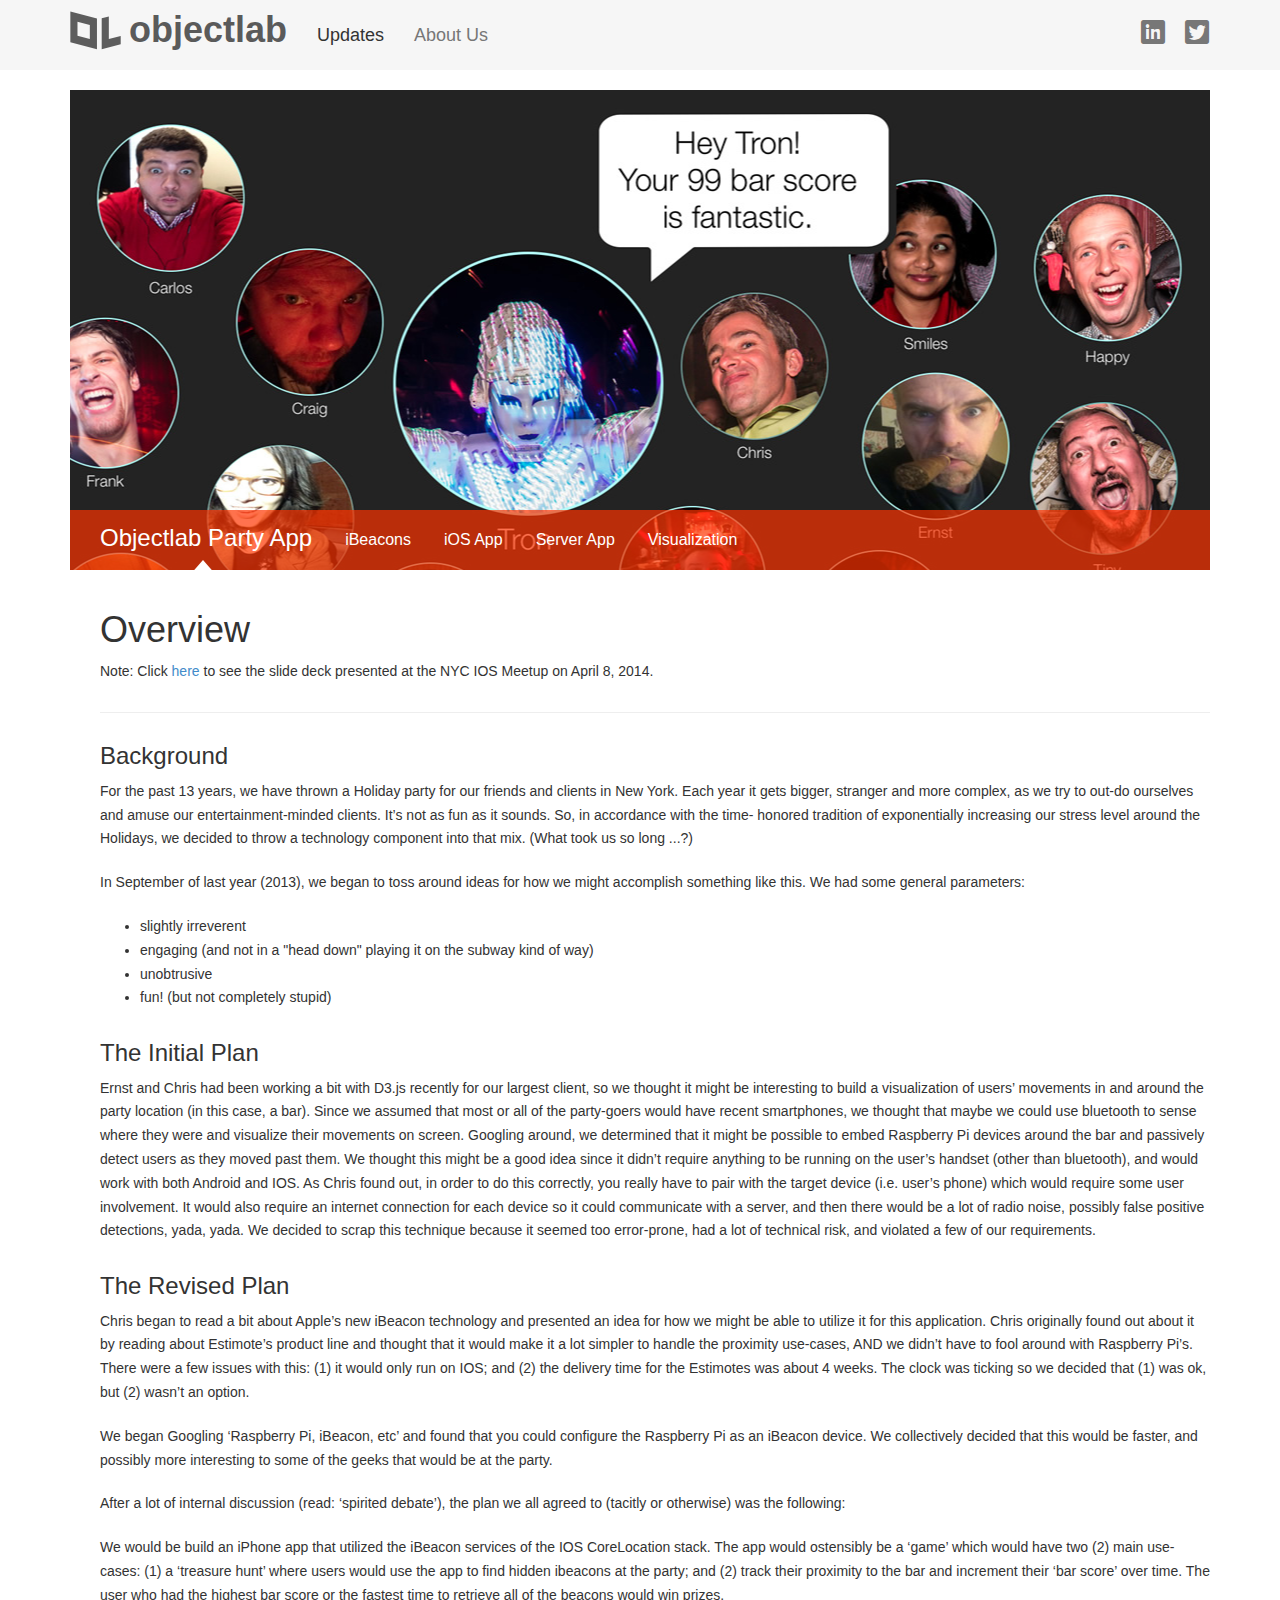
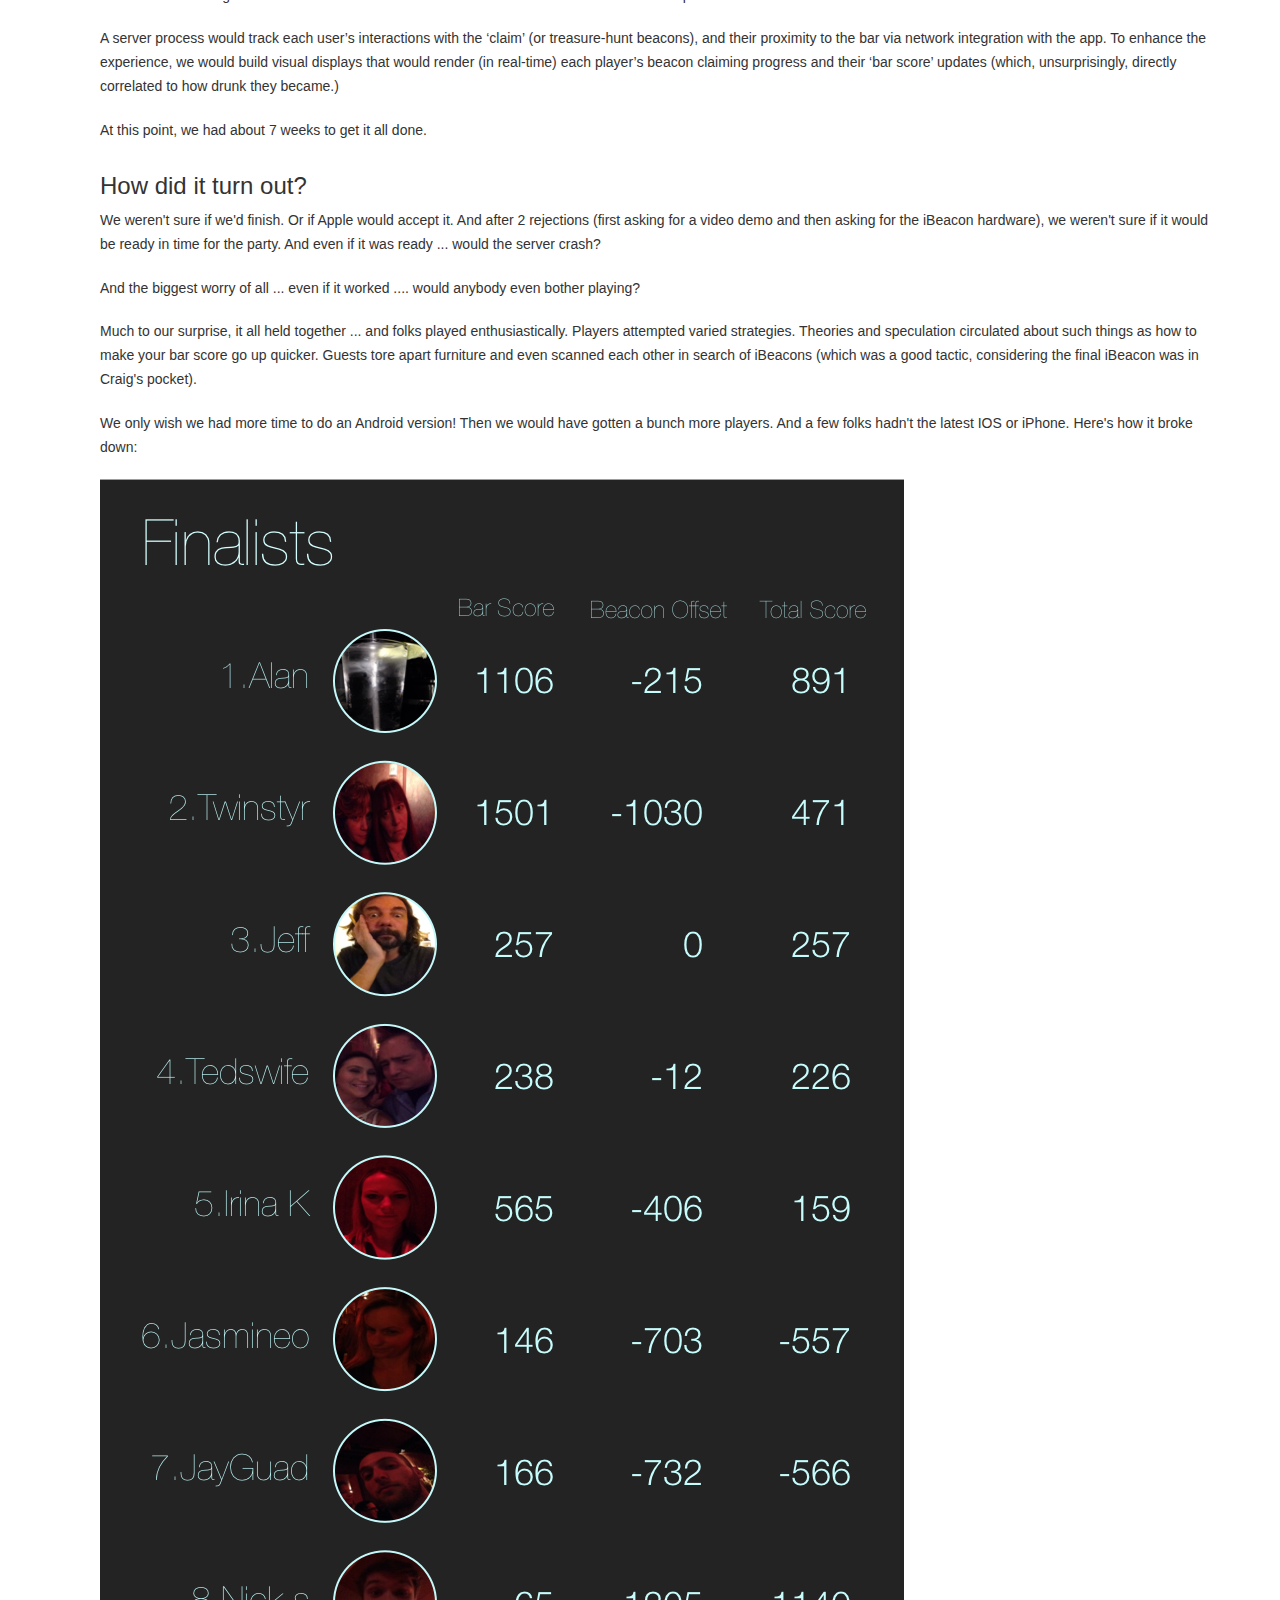
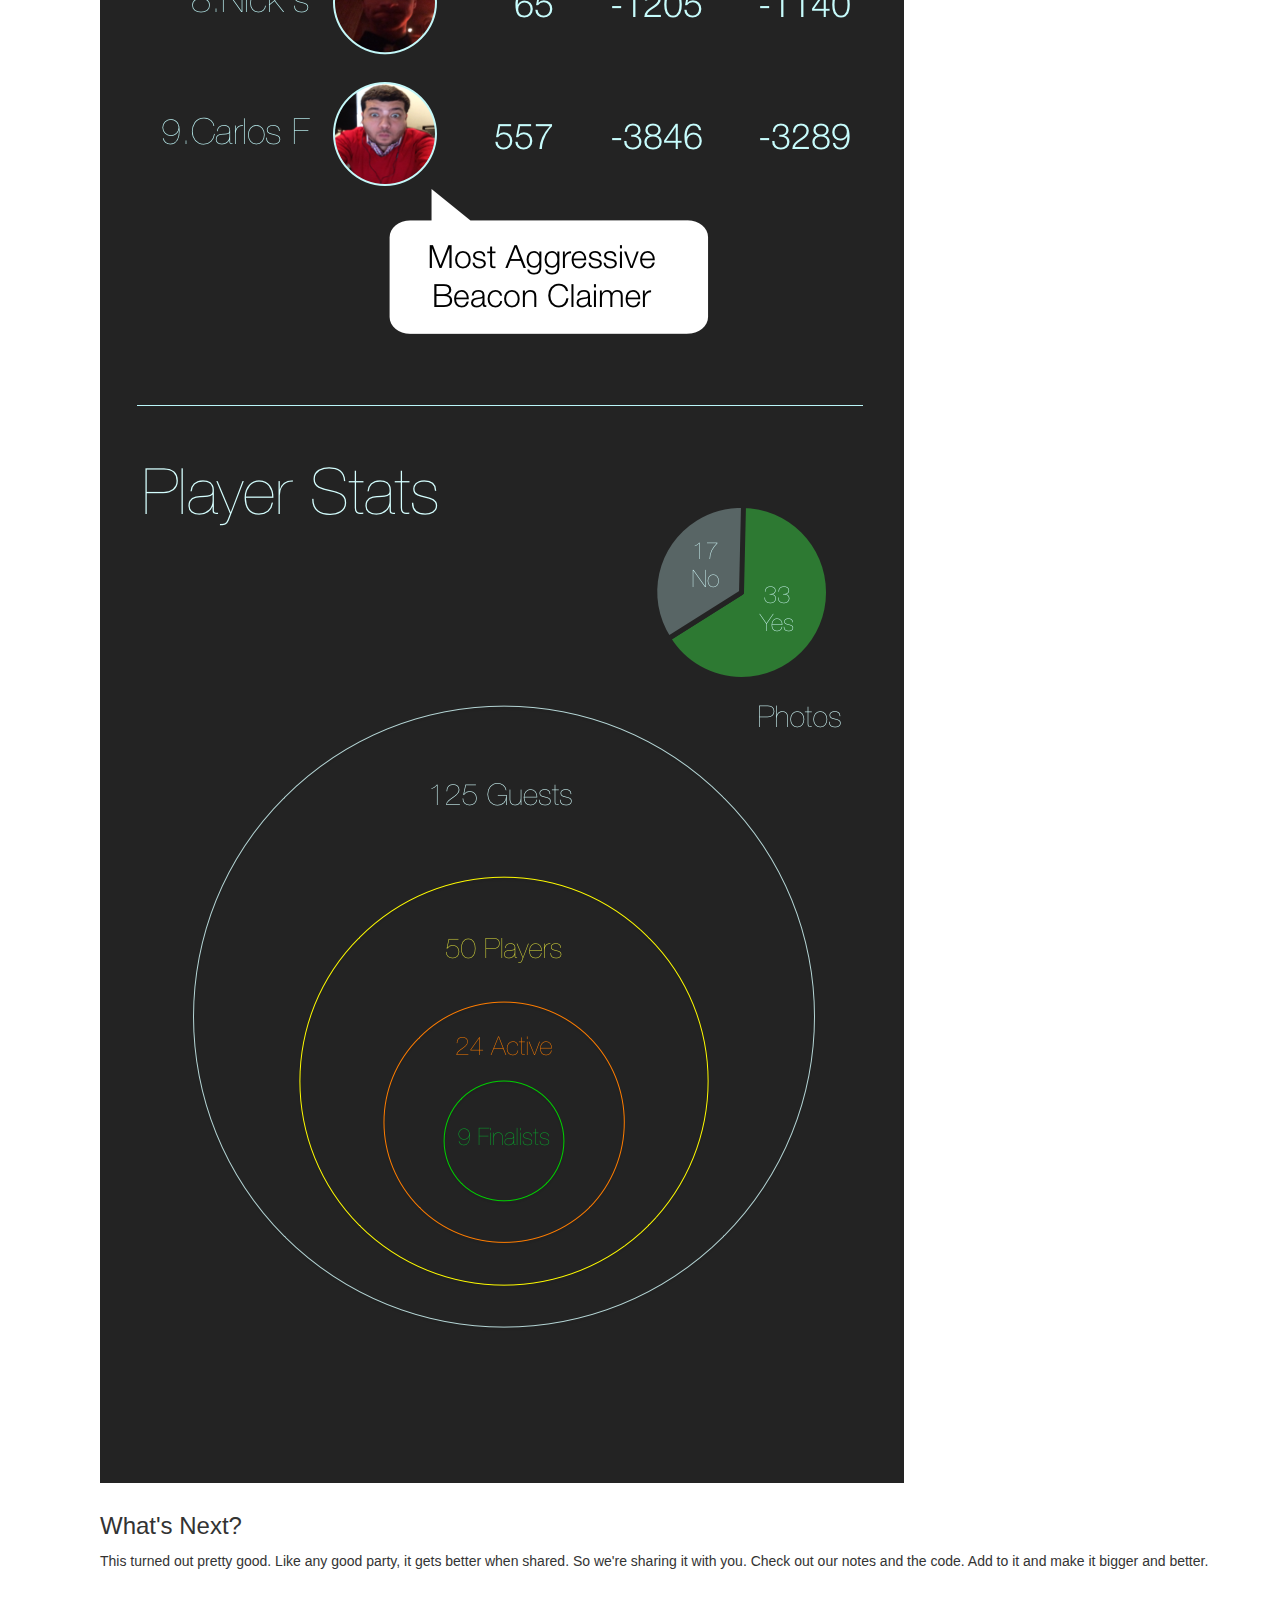
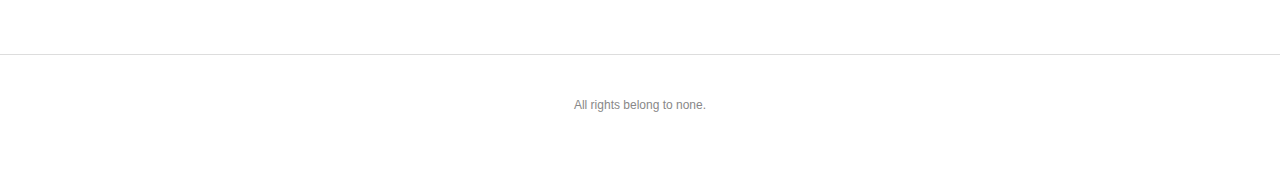
<file: index.htm>
<!DOCTYPE html>
<html lang="en">
	<head>
		<meta charset="utf-8">
		<meta http-equiv="X-UA-Compatible" content="IE=edge">
		<meta name="viewport" content="width=device-width, initial-scale=1">
		<meta name="description" content="">
		<meta name="author" content="">
		<link rel="shortcut icon" href="/ico/favicon.ico">

		<title>Objectlab LLC</title>

		<!-- Bootstrap core CSS -->
		<link href="/bootstrap/css/bootstrap.min.css" rel="stylesheet">

		<!-- Custom styles for this template -->
		<link href="/css/objectlab.css" rel="stylesheet">
		
		<!-- Social Glyphicons -->
		<link href="/css/social.css" rel="stylesheet">

		<!-- HTML5 shim and Respond.js IE8 support of HTML5 elements and media queries -->
		<!--[if lt IE 9]>
		<script src="https://oss.maxcdn.com/libs/html5shiv/3.7.0/html5shiv.js"></script>
		<script src="https://oss.maxcdn.com/libs/respond.js/1.4.2/respond.min.js"></script>
		<![endif]-->
	</head>

	<body>
		
		
		<div class="navbar navbar-ol navbar-fixed-top" role="navigation">
			<div class="container">
				<div class="navbar-header">
					<button type="button" class="navbar-toggle" data-toggle="collapse" data-target=".navbar-collapse">
						<span class="sr-only">Toggle navigation</span>
						<span class="icon-bar"></span>
						<span class="icon-bar"></span>
						<span class="icon-bar"></span>
					</button>
					<a class="navbar-brand" href="/">objectlab</a>
					
				</div>
				
				<div class="collapse navbar-collapse">
					<ul class="nav navbar-nav">
						<li class="active">
							<a href="/">Updates</a>
						</li>
						<li>
							<a href="/about/">About Us</a>
						</li>
						<!--
						<li>
							<a href="/partners/">Partners</a>
						</li>
						<li>
							<a href="/contact/">Contact</a>
						</li>
						-->
					</ul>
					<div class="nav navbar-nav navbar-right social-links">
						<a href="http://www.linkedin.com/company/objectlab" class="social linked_in" ></a>
						<a href="http://twitter.com/objectlabtwits" class="social twitter" ></a>
					</div>
				</div><!--/.nav-collapse -->
				
			</div>
		</div>

		
		<!-- CONTENT -->
		
		<div class="container">
			
			<div class="banner banner-overview" >
				
				<div class="sub-nav" role="navigation">
					<ul class="nav navbar-nav">
						<li class="title active">
							<div class="visible-xs vert-active-ind" >&nbsp;</div>
							<a href="/" >Objectlab Party App</a>
							<div class="hidden-xs active-ind" > </div>
						</li>
						<li >
							<a href="/updates/partyapp/ibeacons.html">iBeacons</a>
						</li>
						<li>
							<a href="/updates/partyapp/iosapp.html">iOS App</a>
						</li>
						<li>
							<a href="/updates/partyapp/server.html">Server App</a>
						</li>
						<li>
							<a href="/updates/partyapp/visualization.html">Visualization</a>
						</li>
					</ul>
					
				</div>
				
			</div><!-- /.banner -->
			
			
			<div class="container page-content">

				<div class="page-header">
					<h1>
						Overview
					</h1>
					
					<p >
						Note: Click <a href="Objectlab-HolidayPartyApp-Presentation.pdf">here</a> to see the slide deck 
						presented at the NYC IOS Meetup on April 8, 2014.
					</p>
					
				</div>
				
				<h3>
					Background
				</h3>
				
				<p >
					For the past 13 years, we have thrown a Holiday party for our friends and clients in New York. 
					Each year it gets bigger, stranger and more complex, as we try to out-do ourselves and amuse our 
					entertainment-minded clients. It’s not as fun as it sounds. So, in accordance with the time-
					honored tradition of exponentially increasing our stress level around the Holidays, we decided to throw a technology 
					component into that mix. (What took us so long ...?)
				</p>
				
				<p>
					In September of last year (2013), we began to toss around ideas for how we might accomplish something like this. We
					had some general parameters:
				</p>
				
				<ul>
					<li>
						slightly irreverent
					</li>
					<li>
						engaging (and not in a "head down" playing it on the subway kind of way)
					</li>
					<li>
						unobtrusive
					</li>
					<li>
						fun! (but not completely stupid)
					</li>
				</ul>
				
				<h3>
					The Initial Plan
				</h3>
				
				<p>
					Ernst and Chris had been working a bit with D3.js recently for our largest client, so we thought it might be interesting to
					build a visualization of users’ movements in and around the party location (in this case, a bar). Since we assumed that				
					most or all of the party-goers would have recent smartphones, we thought that maybe we could use bluetooth to sense				
					where they were and visualize their movements on screen. Googling around, we determined that it might be possible to				
					embed Raspberry Pi devices around the bar and passively detect users as they moved past them. We thought this 				
					might be a good idea since it didn’t require anything to be running on the user’s handset (other than bluetooth), and 				
					would work with both Android and IOS. As Chris found out, in order to do this correctly, you really have to pair with the 				
					target device (i.e. user’s phone) which would require some user involvement. It would also require an internet connection 				
					for each device so it could communicate with a server, and then there would be a lot of radio noise, possibly false 				
					positive detections, yada, yada. We decided to scrap this technique because it seemed too error-prone, had a lot of 				
					technical risk, and violated a few of our requirements.
				</p>
				
				<h3>
					The Revised Plan
				</h3>
				
				<p>
					Chris began to read a bit about Apple’s new iBeacon technology and presented an idea for how we might be able to
					utilize it for this application. Chris originally found out about it by reading about Estimote’s product line and thought that it
					would make it a lot simpler to handle the proximity use-cases, AND we didn’t have to fool around with Raspberry Pi’s. 
					There were a few issues with this: (1) it would only run on IOS; and (2) the delivery time for the Estimotes was about 4 
					weeks. The clock was ticking so we decided that (1) was ok, but (2) wasn’t an option.
				</p>
				
				<p>
					We began Googling ‘Raspberry Pi, iBeacon, etc’ and found that you could conﬁgure the Raspberry Pi as an iBeacon
					device. We collectively decided that this would be faster, and possibly more interesting to some of the geeks that would
					be at the party.
				</p>
				
				<p>
					After a lot of internal discussion (read: ‘spirited debate’), the plan we all agreed to (tacitly or otherwise) was the following:
				</p>
				
				<p>
					We would be build an iPhone app that utilized the iBeacon services of the IOS CoreLocation stack. The app would
					ostensibly be a ‘game’ which would have two (2) main use-cases: (1) a ‘treasure hunt’ where users would use the app to 
					ﬁnd hidden ibeacons at the party; and (2) track their proximity to the bar and increment their ‘bar score’ over time. The 
					user who had the highest bar score or the fastest time to retrieve all of the beacons would win prizes.
				</p>
				
				<p>
					A server process would track each user’s interactions with the ‘claim’ (or treasure-hunt beacons), and their proximity to
					the bar via network integration with the app. To enhance the experience, we would build visual displays that would 
					render (in real-time) each player’s beacon claiming progress and their ‘bar score’ updates (which, unsurprisingly, directly 
					correlated to how drunk they became.)
				</p>
				
				<p>
					At this point, we had about 7 weeks to get it all done.
				</p>

				<h3>
					How did it turn out?
				</h3>

				<p>
					We weren't sure if we'd finish. Or if Apple would accept it. And after 2 rejections (first asking for a video demo and then asking for the
					iBeacon hardware), we weren't sure if it would be ready in time for the party. And even if it was ready ... would the server crash?
				</p>

				<p>
					And the biggest worry of all ... even if it worked .... would anybody even bother playing?
				</p>

				<p>
					Much to our surprise, it all held together ... and folks played enthusiastically. Players attempted varied strategies.
					Theories and speculation circulated about such things as how to make your bar score go up quicker. Guests tore apart furniture and
					even scanned each other in search of iBeacons (which was a good tactic, considering the final iBeacon was in Craig's pocket).
				</p>

				<p>
					We only wish we had more time to do an Android version! Then we would have gotten a bunch more players. And a few folks hadn't the
					latest IOS or iPhone. Here's how it broke down:
				</p>

				<img src="/img/Winners.png"/>

				<h3>
					What's Next?
				</h3>

				<p>
					This turned out pretty good. Like any good party, it gets better when shared. 
					So we're sharing it with you. Check out our notes and the code. 
					Add to it and make it bigger and better.
				</p>

			
			</div> <!-- /.page-content -->
			

		</div><!-- /.container -->
		
		
		<!-- FOOTER -->
		
		<footer class="footer-ol" role="contentinfo">
			<div class="container">
				<p>All rights belong to none.</p>
			</div>
		</footer>

		<!-- Bootstrap core JavaScript
		================================================== -->
		<!-- Placed at the end of the document so the pages load faster -->
		<script src="https://ajax.googleapis.com/ajax/libs/jquery/1.11.0/jquery.min.js"></script>
		<script src="/bootstrap/js/bootstrap.min.js"></script>
	</body>
</html>
</file>
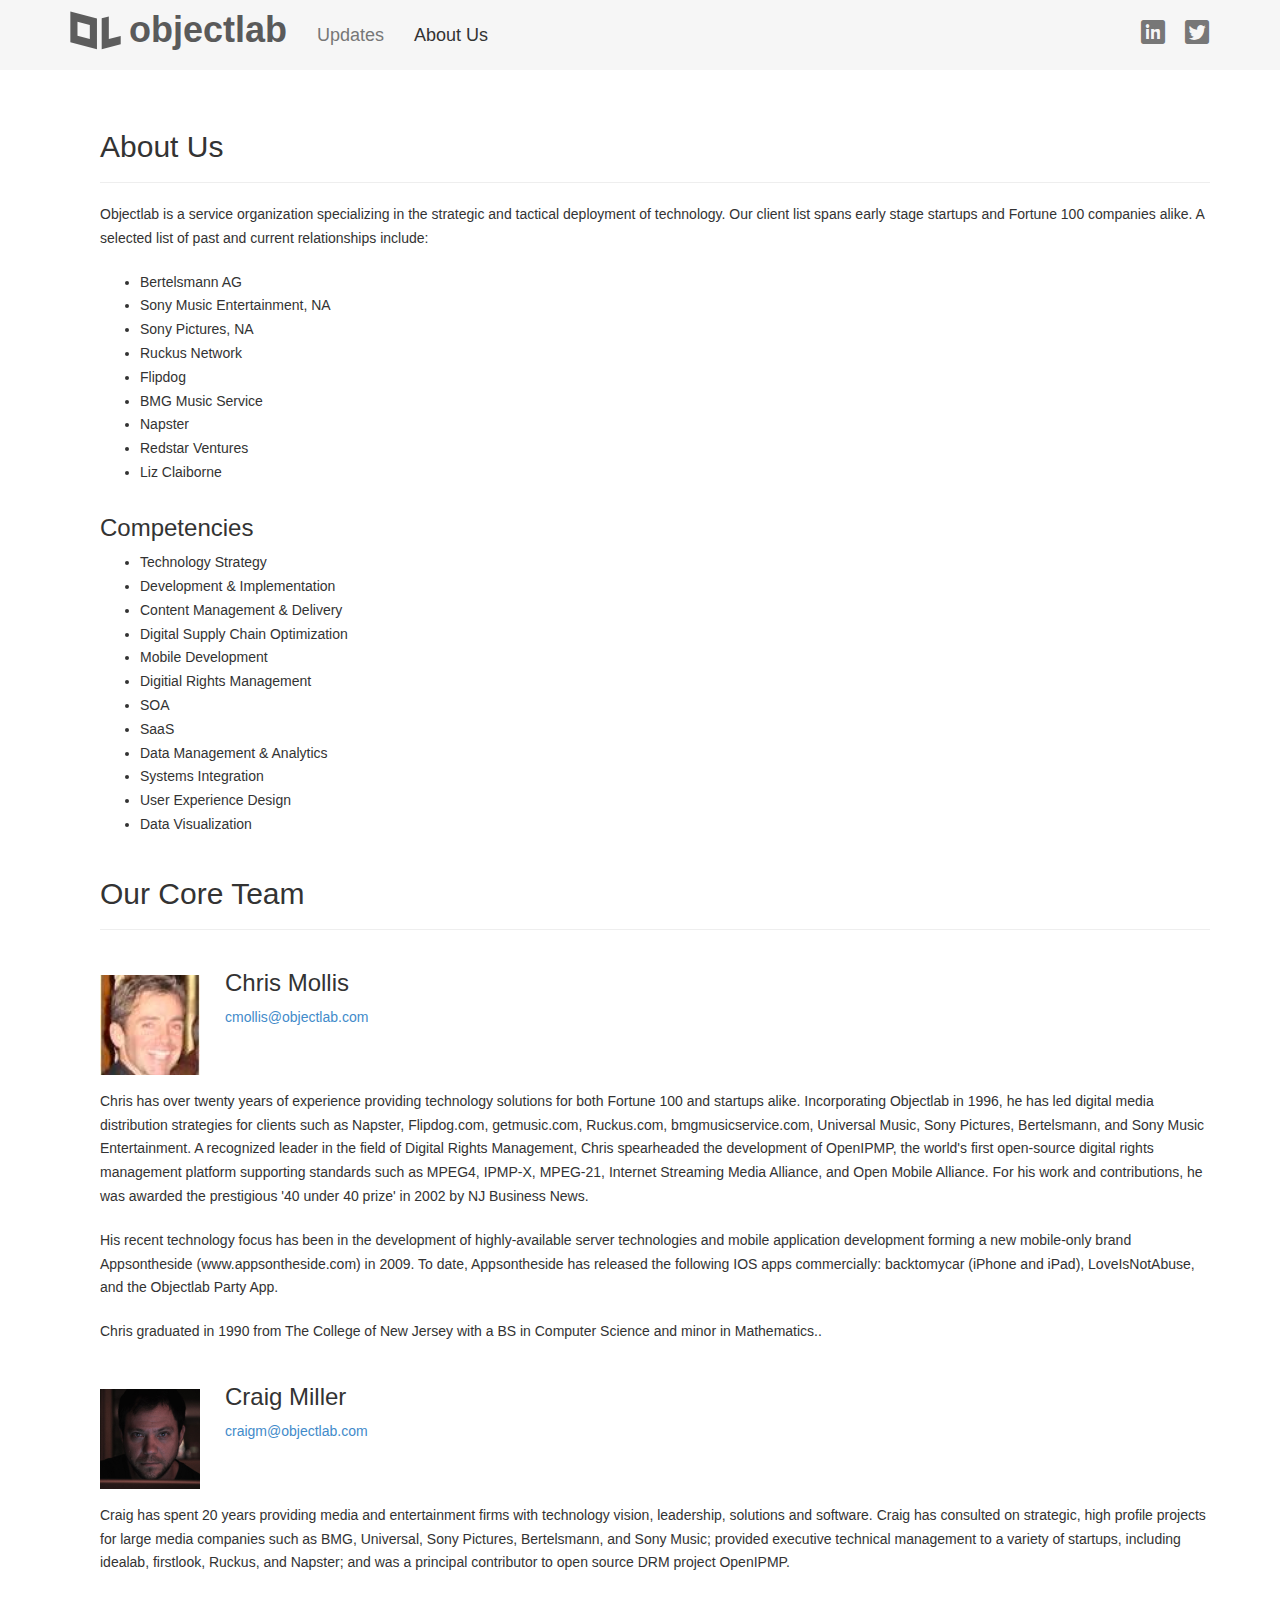
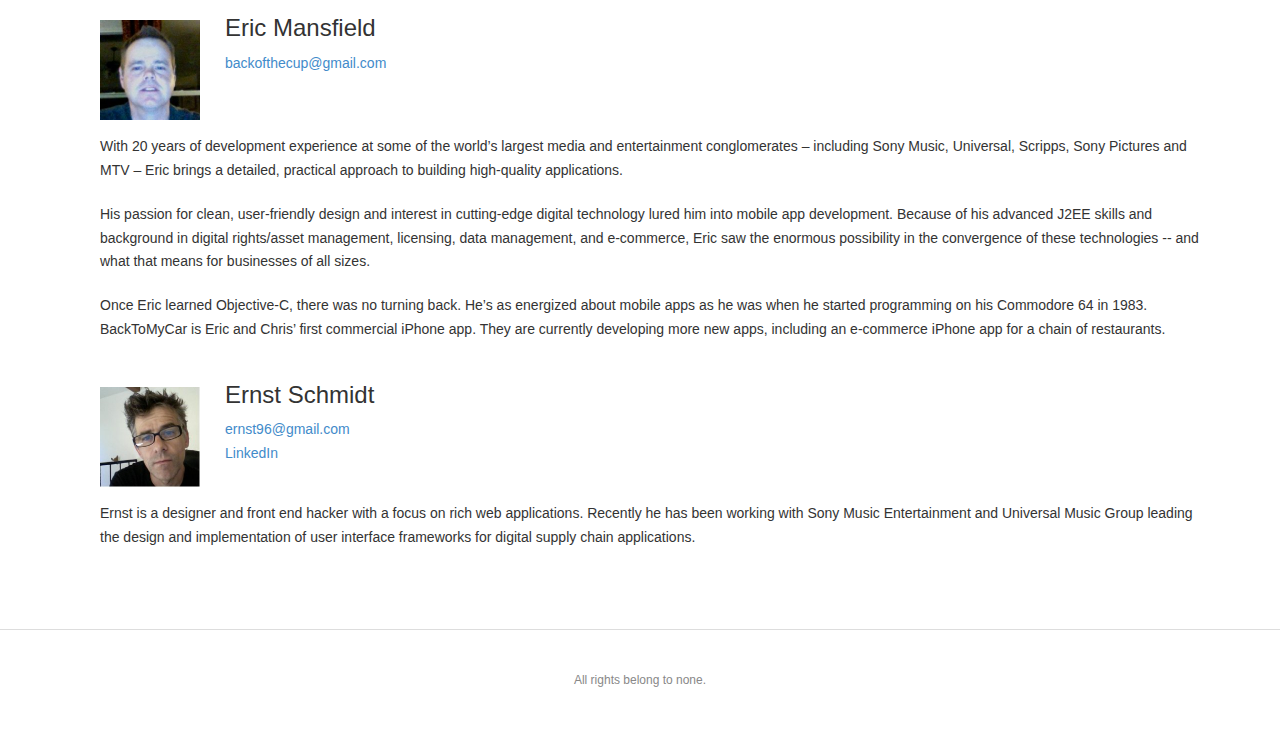
<file: about/index.html>
<!DOCTYPE html>
<html lang="en">
	<head>
		<meta charset="utf-8">
		<meta http-equiv="X-UA-Compatible" content="IE=edge">
		<meta name="viewport" content="width=device-width, initial-scale=1">
		<meta name="description" content="">
		<meta name="author" content="">
		<link rel="shortcut icon" href="/ico/favicon.ico">

		<title>Objectlab LLC - About Us</title>

		<!-- Bootstrap core CSS -->
		<link href="/bootstrap/css/bootstrap.min.css" rel="stylesheet">

		<!-- Custom styles for this template -->
		<link href="/css/objectlab.css" rel="stylesheet">
		
		<!-- Social Glyphicons -->
		<link href="/css/social.css" rel="stylesheet">

		<!-- HTML5 shim and Respond.js IE8 support of HTML5 elements and media queries -->
		<!--[if lt IE 9]>
		<script src="https://oss.maxcdn.com/libs/html5shiv/3.7.0/html5shiv.js"></script>
		<script src="https://oss.maxcdn.com/libs/respond.js/1.4.2/respond.min.js"></script>
		<![endif]-->
	</head>

	<body>
		
		
		<div class="navbar navbar-ol navbar-fixed-top" role="navigation">
			<div class="container">
				<div class="navbar-header">
					<button type="button" class="navbar-toggle" data-toggle="collapse" data-target=".navbar-collapse">
						<span class="sr-only">Toggle navigation</span>
						<span class="icon-bar"></span>
						<span class="icon-bar"></span>
						<span class="icon-bar"></span>
					</button>
					<a class="navbar-brand" href="/">objectlab</a>
					
				</div>
				
				<div class="collapse navbar-collapse">
					<ul class="nav navbar-nav">
						<li >
							<a href="/">Updates</a>
						</li>
						<li class="active">
							<a href="/about/">About Us</a>
						</li>
						<!--
						<li>
							<a href="/partners/">Partners</a>
						</li>
						<li>
							<a href="/contact/">Contact</a>
						</li>
						-->
					</ul>
					<div class="nav navbar-nav navbar-right social-links">
						<a href="http://www.linkedin.com/company/objectlab" class="social linked_in" ></a>
						<a href="http://twitter.com/objectlabtwits" class="social twitter" ></a>
					</div>
				</div><!--/.nav-collapse -->
				
			</div>
		</div>

		
		<!-- CONTENT -->
		
		<div class="container">
			
			<div class="container page-content">

				<div class="page-header">
					<h2>About Us</h2>
				</div>
				
				<p >Objectlab is a service organization specializing in the strategic and tactical deployment of technology. 
					Our client list spans early stage startups and Fortune 100 companies alike. 
					A selected list of past and current relationships include: 
				</p>
				
				<ul>
					<li>Bertelsmann AG </li>
					<li>Sony Music Entertainment, NA</li>
					<li>Sony Pictures, NA</li>
					<li>Ruckus Network</li>
					<li>Flipdog </li>
					<li>BMG Music Service</li>
					<li>Napster</li>
					<li>Redstar Ventures</li>
					<li>Liz Claiborne</li>
				</ul>
				
				<h3>Competencies</h3>
				
				<ul>
					<li>Technology Strategy</li>
					<li>Development &amp; Implementation</li>
					<li>Content Management &amp; Delivery</li>
					<li>Digital Supply Chain Optimization</li>
					<li>Mobile Development</li>
					<li>Digitial Rights Management</li>
					<li>SOA</li>
					<li>SaaS</li>
					<li>Data Management &amp; Analytics</li>
					<li>Systems Integration</li>
					<li>User Experience Design</li>
					<li>Data Visualization</li>
				</ul>

				
				<div class="page-header">
					<h2>Our Core Team</h2>
				</div>
				
				
				
				<div class="team-member">

						<img src="/img/chris.png" class="team-img"/>
		
						<h3>Chris Mollis</h3>
						
						<p>
							<a href="mailto:cmollis@objectlab.com" target="_top">cmollis@objectlab.com</a><br>
						</p>
						
						<div class="team-bio">
						
							<p>
								Chris has over twenty years of experience providing technology solutions for both Fortune 100 and startups alike.  Incorporating Objectlab in 1996, 
								he has led digital media distribution strategies for clients such as Napster, Flipdog.com, getmusic.com, Ruckus.com, bmgmusicservice.com, 
								Universal Music, Sony Pictures, Bertelsmann, and Sony Music Entertainment.  A recognized leader in the field of Digital Rights Management, 
								Chris spearheaded the development of OpenIPMP, the world's first open-source digital rights management platform supporting standards such as 
								MPEG4, IPMP-X, MPEG-21, Internet Streaming Media Alliance, and Open Mobile Alliance.   For his work and contributions, he was awarded the prestigious 
								'40 under 40 prize' in 2002 by NJ Business News.
							</p>
							<p>
								His recent technology focus has been in the development of highly-available server technologies and mobile application development forming a 
								new mobile-only brand Appsontheside (www.appsontheside.com) in 2009.  To date, Appsontheside has released the following IOS apps commercially: backtomycar (iPhone and iPad), 
								LoveIsNotAbuse, and the Objectlab Party App.
							</p>
							<p>
								Chris graduated in 1990 from The College of New Jersey with a BS  in Computer Science and minor in Mathematics..
							</p>
						
						</div>
				
				</div>
				



				<div class="team-member">

						<img src="/img/craig2.jpg" class="team-img"/>
		
						<h3>Craig Miller</h3>
						
						<p>
							<a href="mailto:craigm@objectlab.com" target="_top">craigm@objectlab.com</a><br>
						</p>
						
						<div class="team-bio">
						
							<p>
								Craig has spent 20 years providing media and entertainment firms with technology vision, leadership, solutions and software. 
								Craig has consulted on strategic, high profile projects for large media companies such as BMG, Universal, Sony Pictures, Bertelsmann, 
								and Sony Music; provided executive technical management to a variety of startups, including idealab, firstlook, Ruckus, and Napster; and 
								was a principal contributor to open source DRM project OpenIPMP.
							</p>
						
						</div>
				
				</div>




				<div class="team-member">

						<img src="/img/eric.png" class="team-img"/>
		
						<h3>Eric Mansfield</h3>
						
						<p>
							<a href="mailto:backofthecup@gmail.com" target="_top">backofthecup@gmail.com</a><br>
						</p>
						
						<div class="team-bio">
						
							<p>
								With 20 years of development experience at some of the world’s largest media and entertainment conglomerates – including Sony Music, Universal, Scripps, Sony Pictures and MTV – Eric 
								brings a detailed, practical approach to building high-quality applications.
							</p>
							<p>
								His passion for clean, user-friendly design and interest in cutting-edge digital technology lured him into mobile app development. Because of his advanced J2EE skills and background 
								in digital rights/asset management, licensing, data management, and e-commerce, Eric saw the enormous possibility in the convergence of these technologies -- and what that means for 
								businesses of all sizes.
							</p>
							<p>
								Once Eric learned Objective-C, there was no turning back. He’s as energized about mobile apps as he was when he started programming on his Commodore 64 in 1983. BackToMyCar is Eric 
								and Chris’ first commercial iPhone app. They are currently developing more new apps, including an e-commerce iPhone app for a chain of restaurants.
							</p>
						
						</div>
				
				</div>
				
				
				
				<div class="team-member">

						<img src="/img/ernst.png" class="team-img"/>
		
						<h3>Ernst Schmidt</h3>
						
						<p>
							<a href="mailto:ernst96@gmail.com" target="_top">ernst96@gmail.com</a><br>
							<a href="https://www.linkedin.com/in/ernstschmidt" target="_top">LinkedIn</a>
						</p>
						
						<div class="team-bio">
						
							<p>
								Ernst is a designer and front end hacker with a focus on rich web applications. Recently he has been working with Sony Music Entertainment and 
								Universal Music Group leading the design and implementation of user interface frameworks for digital supply chain applications.
							</p>
						
						</div>
				
				</div>


			
			</div> <!-- /.page-content -->
			

		</div><!-- /.container -->
		
		
		<!-- CONTENT -->
		
		<footer class="footer-ol" role="contentinfo">
			<div class="container">
				<p>All rights belong to none.</p>
			</div>
		</footer>

		<!-- Bootstrap core JavaScript
		================================================== -->
		<!-- Placed at the end of the document so the pages load faster -->
		<script src="https://ajax.googleapis.com/ajax/libs/jquery/1.11.0/jquery.min.js"></script>
		<script src="/bootstrap/js/bootstrap.min.js"></script>
	</body>
</html>
</file>
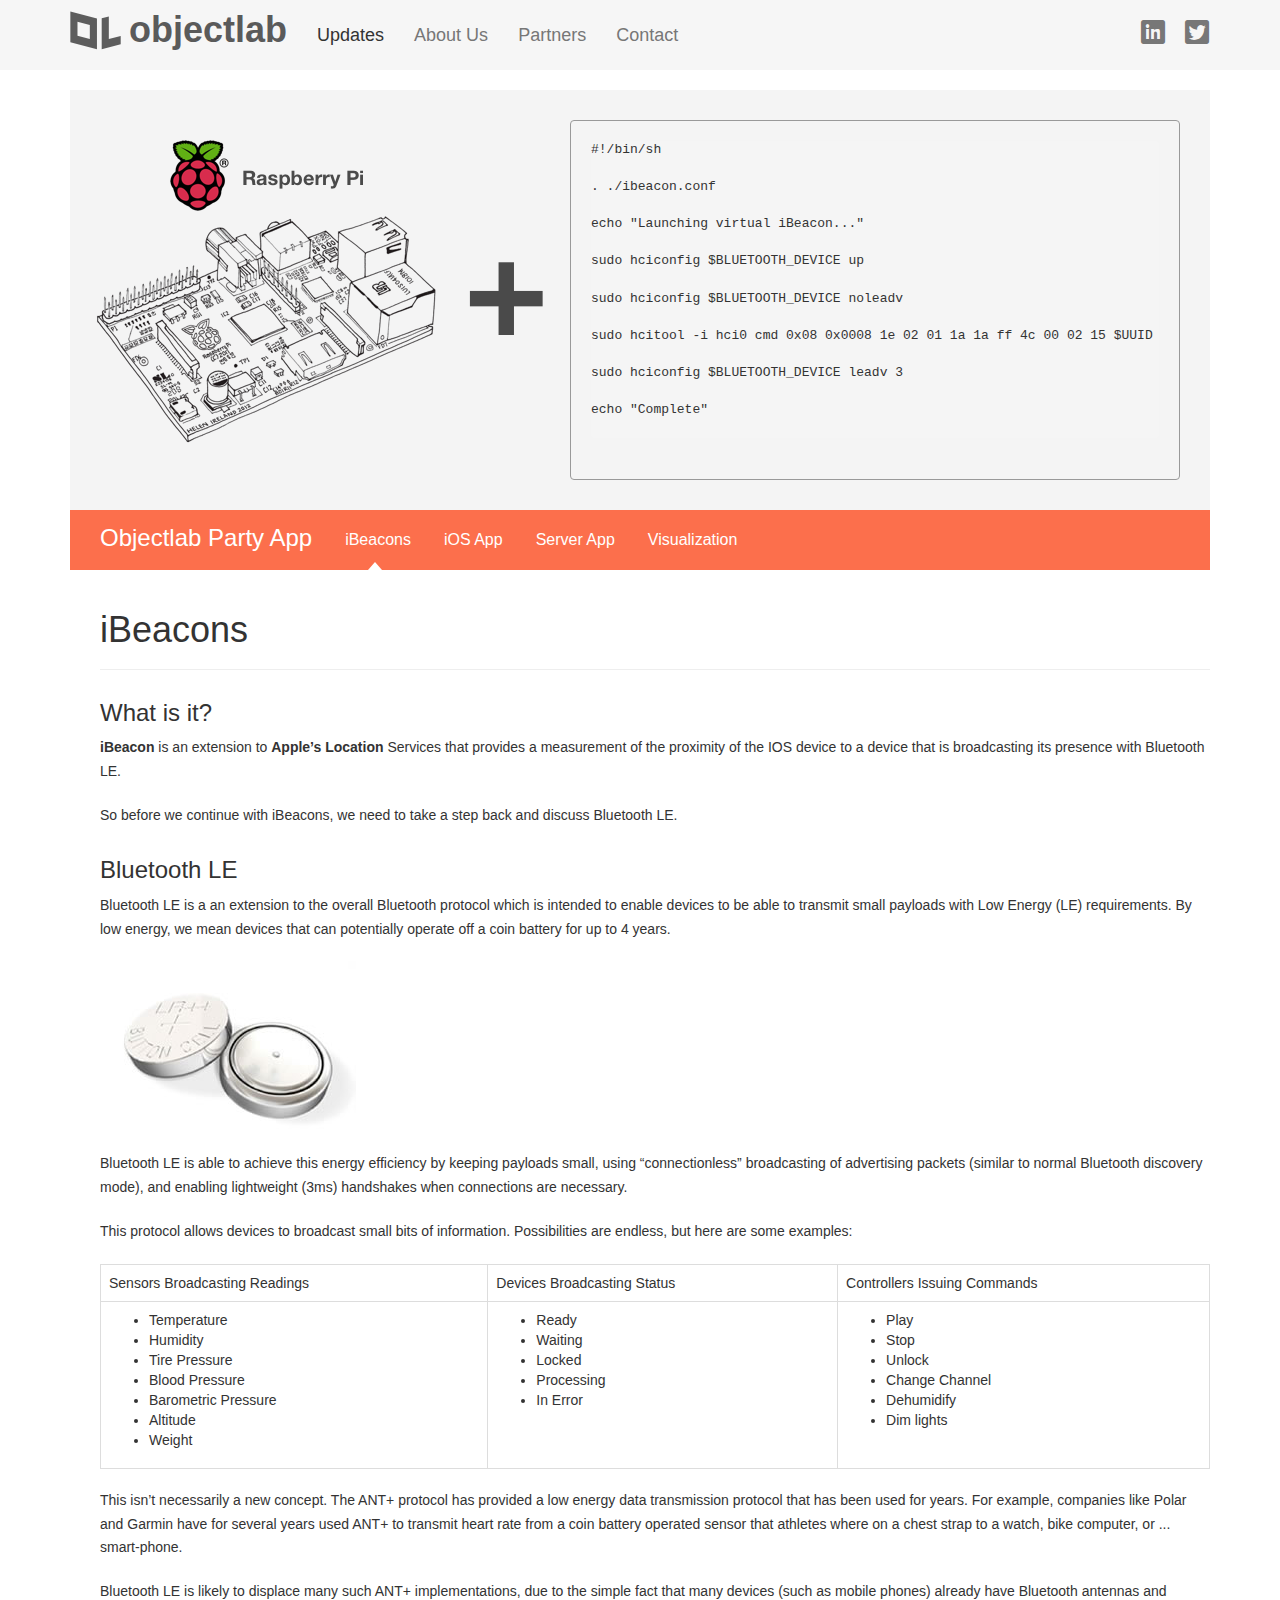
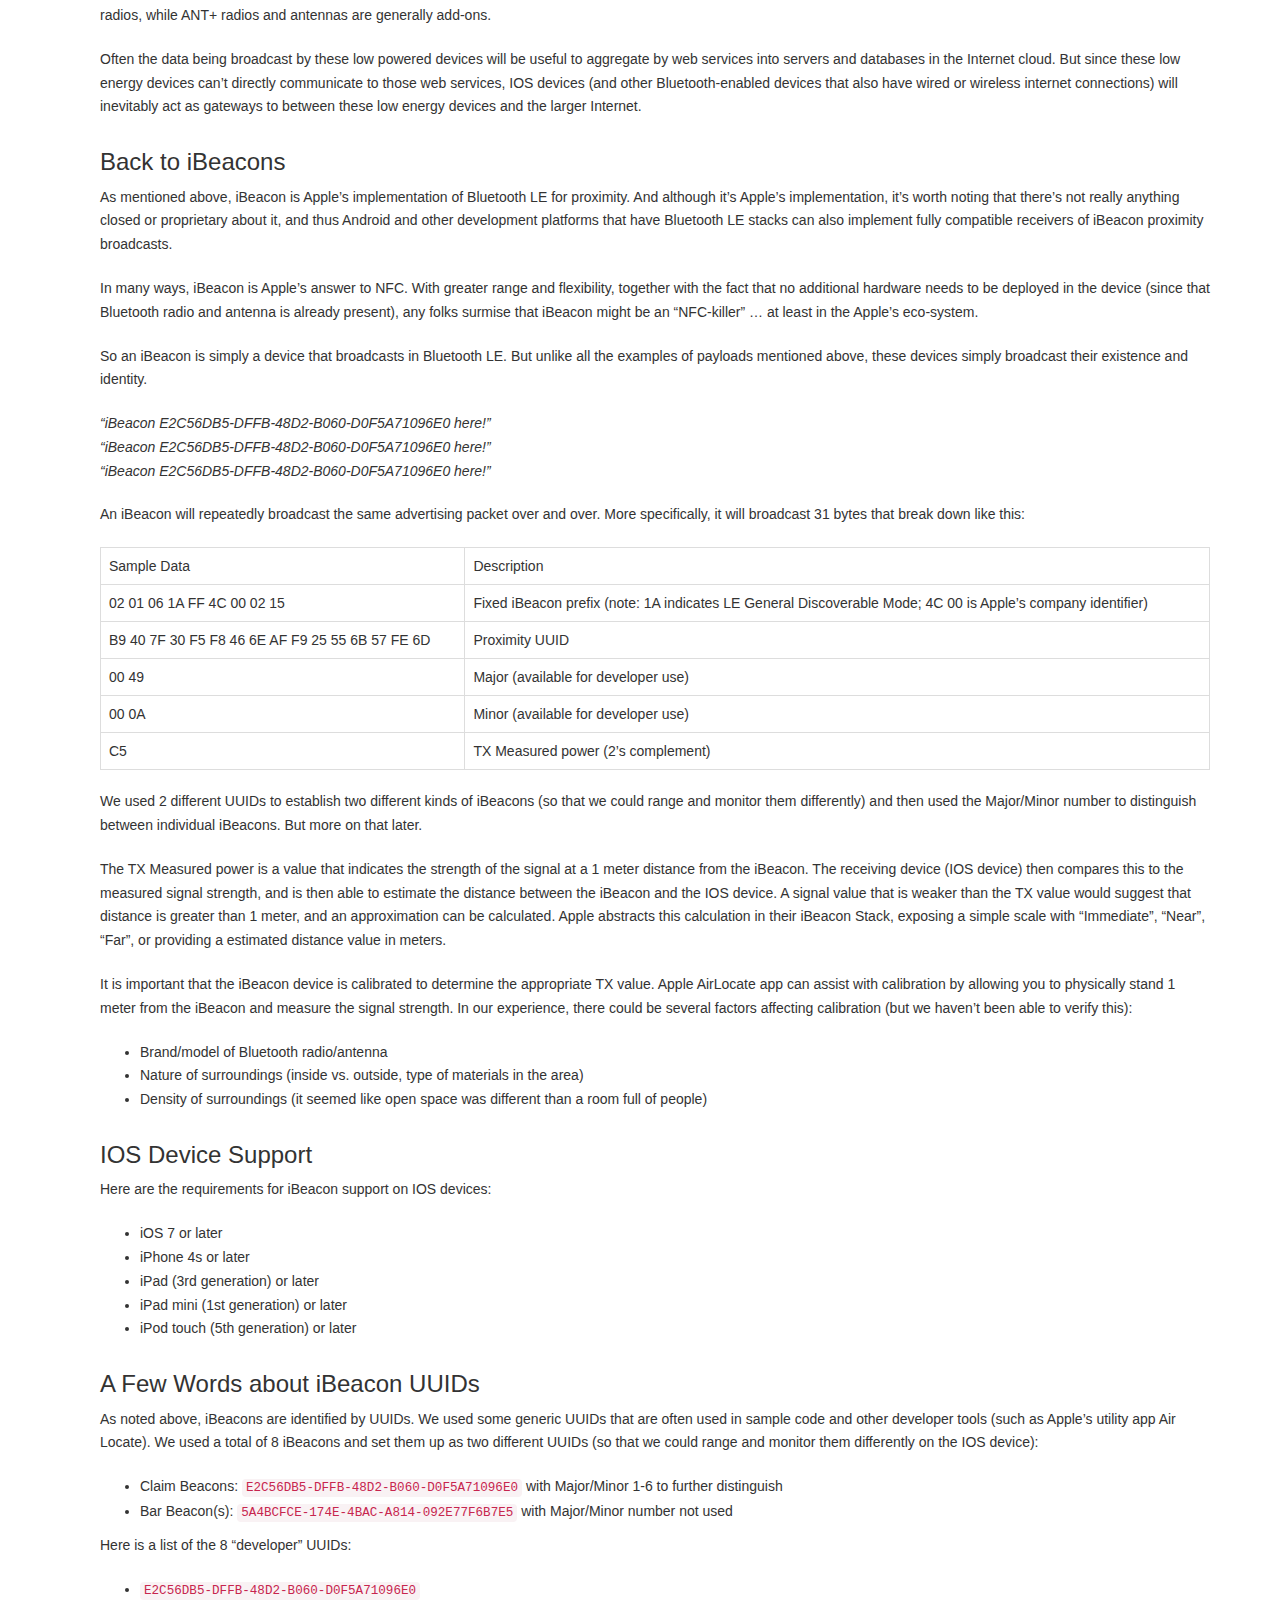
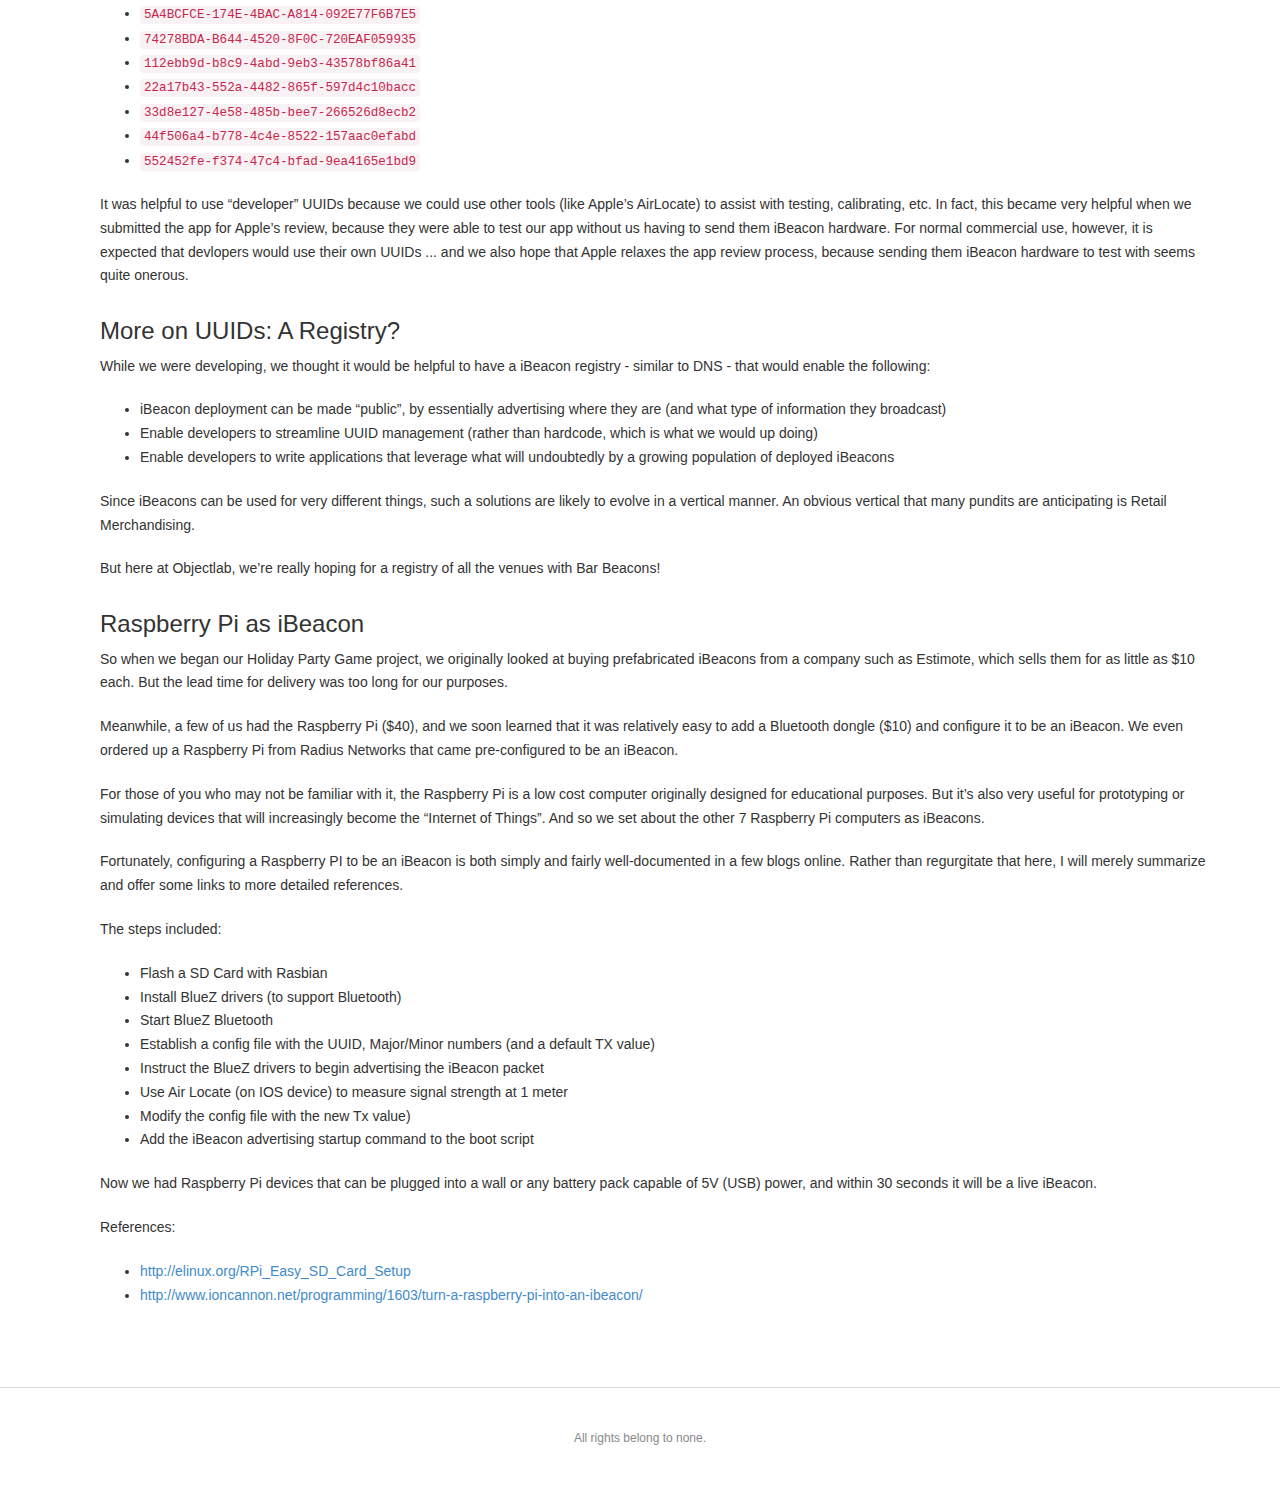
<file: updates/partyapp/ibeacons.html>
<!DOCTYPE html>
<html lang="en">
	<head>
		<meta charset="utf-8">
		<meta http-equiv="X-UA-Compatible" content="IE=edge">
		<meta name="viewport" content="width=device-width, initial-scale=1">
		<meta name="description" content="">
		<meta name="author" content="">
		<link rel="shortcut icon" href="/ico/favicon.ico">

		<title>Objectlab LLC - Party App - iBeacons</title>

		<!-- Bootstrap core CSS -->
		<link href="/bootstrap/css/bootstrap.min.css" rel="stylesheet">

		<!-- Custom styles for this template -->
		<link href="/css/objectlab.css" rel="stylesheet">
		
		<!-- Social Glyphicons -->
		<link href="/css/social.css" rel="stylesheet">

		<!-- HTML5 shim and Respond.js IE8 support of HTML5 elements and media queries -->
		<!--[if lt IE 9]>
		<script src="https://oss.maxcdn.com/libs/html5shiv/3.7.0/html5shiv.js"></script>
		<script src="https://oss.maxcdn.com/libs/respond.js/1.4.2/respond.min.js"></script>
		<![endif]-->
		
		<!-- highlight.js -->
		<link rel="stylesheet" href="/lib/highlight/styles/default.css">
		<script src="/lib/highlight/highlight.pack.js"></script>
		<script>hljs.initHighlightingOnLoad();</script>


	</head>

	<body>
		
		
		<div class="navbar navbar-ol navbar-fixed-top" role="navigation">
			<div class="container">
				<div class="navbar-header">
					<button type="button" class="navbar-toggle" data-toggle="collapse" data-target=".navbar-collapse">
						<span class="sr-only">Toggle navigation</span>
						<span class="icon-bar"></span>
						<span class="icon-bar"></span>
						<span class="icon-bar"></span>
					</button>
					<a class="navbar-brand" href="/">objectlab</a>
					
				</div>
				
				<div class="collapse navbar-collapse">
					<ul class="nav navbar-nav">
						<li class="active">
							<a href="/">Updates</a>
						</li>
						<li>
							<a href="/about/">About Us</a>
						</li>
						<li>
							<a href="/partners/">Partners</a>
						</li>
						<li>
							<a href="/contact/">Contact</a>
						</li>
					</ul>
					<div class="nav navbar-nav navbar-right social-links">
						<a href="http://www.linkedin.com/company/objectlab" class="social linked_in" ></a>
						<a href="http://twitter.com/objectlabtwits" class="social twitter" ></a>
					</div>
				</div><!--/.nav-collapse -->
				
			</div>
		</div>

		
		<!-- CONTENT -->
		
		<div class="container">
			
			<div class="banner banner-ibeacons" >
				
				<div class="code-block"><pre>
#!/bin/sh

. ./ibeacon.conf

echo "Launching virtual iBeacon..."

sudo hciconfig $BLUETOOTH_DEVICE up

sudo hciconfig $BLUETOOTH_DEVICE noleadv

sudo hcitool -i hci0 cmd 0x08 0x0008 1e 02 01 1a 1a ff 4c 00 02 15 $UUID $MAJOR $MINOR $POWER 00 00 00 00 00 00 00 00 00 00 00 00 00

sudo hciconfig $BLUETOOTH_DEVICE leadv 3

echo "Complete"
				</pre></div>
				
				<div class="sub-nav" role="navigation">
					<ul class="nav navbar-nav">
						<li class="title">
							<a href="/" >Objectlab Party App</a>
						</li>
						<li class="active">
							<div class="visible-xs vert-active-ind" >&nbsp;</div>
							<a href="/updates/partyapp/ibeacons.html">iBeacons</a>
							<div class="hidden-xs active-ind" > </div>
						</li>
						<li>
							<a href="/updates/partyapp/iosapp.html">iOS App</a>
						</li>
						<li>
							<a href="/updates/partyapp/server.html">Server App</a>
						</li>
						<li>
							<a href="/updates/partyapp/visualization.html">Visualization</a>
						</li>
					</ul>
					
				</div>
				
			</div><!-- /.banner -->
			
			
			<div class="container page-content">

				<div class="page-header">
					<h1>iBeacons</h1>
				</div>
				
				<h3>What is it?</h3>
				
				<p >
					<strong>iBeacon</strong> is an extension to <strong>Apple’s Location</strong> Services that provides a measurement
					of the proximity of the IOS device to a device that is broadcasting its presence with 
					Bluetooth LE.
				</p>
				
				<p>
					So before we continue with iBeacons, we need to take a step back and discuss
					Bluetooth LE.
				</p>
				
				<h3>Bluetooth LE</h3>
				
				<p>
					Bluetooth LE is a an extension to the overall Bluetooth protocol which is intended
					to enable devices to be able to transmit small payloads with Low Energy (LE) 
					requirements. By low energy, we mean devices that can potentially operate off a
					coin battery for up to 4 years.
				</p>
				
				<img src="/img/batteries.jpg">
				
				<p>
					Bluetooth LE is able to achieve this energy efficiency by keeping payloads small, 
					using “connectionless” broadcasting of advertising packets (similar to normal 
					Bluetooth discovery mode), and enabling lightweight (3ms) handshakes when 
					connections are necessary.
				</p>
				
				<p>
					This protocol allows devices to broadcast small bits of information. Possibilities are
					endless, but here are some examples:
				</p>
				
				
				
				<table class="table table-bordered">
					<tbody>
						<tr>
							<td>
								Sensors Broadcasting Readings
							</td>
							<td>
								Devices Broadcasting Status
							</td>
							<td>
								Controllers Issuing Commands
							</td>							
						</tr>
						<tr>
							<td>
								<ul>
									
									<li>Temperature</li>
									<li>Humidity</li>
									<li>Tire Pressure</li>
									<li>Blood Pressure</li>
									<li>Barometric Pressure</li>
									<li>Altitude</li>
									<li>Weight</li>
								</ul>
							</td>
							<td>
								<ul>
									
									<li>Ready</li>
									<li>Waiting</li>
									<li>Locked</li>
									<li>Processing</li>
									<li>In Error</li>
								</ul>									
							</td>
							<td>
								<ul>
									<li>Play</li>
									<li>Stop</li>
									<li>Unlock</li>
									<li>Change Channel</li>
									<li>Dehumidify</li>
									<li>Dim lights</li>
								</ul>									
							</td>								
						</tr>
					</tbody>
				</table>
				
				<p>
					This isn’t necessarily a new concept. The ANT+ protocol has provided a low energy data 
					transmission protocol that has been used for years. For example, companies like Polar and Garmin 
					have for several years used ANT+ to transmit heart rate from a coin battery operated sensor 
					that athletes where on a chest strap to a watch, bike computer, or ... smart-phone. 
				</p>
				
				<p>
					Bluetooth LE is likely to displace many such ANT+ implementations, due to the
					simple fact that many devices (such as mobile phones) already have Bluetooth 
					antennas and radios, while ANT+ radios and antennas are generally add-ons.
				</p>
				
				<p>
					Often the data being broadcast by these low powered devices will be useful to
					aggregate by web services into servers and databases in the Internet cloud. But
					since these low energy devices can’t directly communicate to those web services, 
					IOS devices (and other Bluetooth-enabled devices that also have wired or wireless 
					internet connections) will inevitably act as gateways to between these low energy 
					devices and the larger Internet.
				</p>
				
				<h3>
					Back to iBeacons
				</h3>
				
				<p>
					As mentioned above, iBeacon is Apple’s implementation of Bluetooth LE for 
					proximity. And although it’s Apple’s implementation, it’s worth noting that there’s				
					not really anything closed or proprietary about it, and thus Android and other 				
					development platforms that have Bluetooth LE stacks can also implement fully 
					compatible receivers of iBeacon proximity broadcasts.
				</p>
				
				<p>
					In many ways, iBeacon is Apple’s answer to NFC. With greater range and flexibility,
					together with the fact that no additional hardware needs to be deployed in the 
					device (since that Bluetooth radio and antenna is already present), any folks 
					surmise that iBeacon might be an “NFC-killer” … at least in the Apple’s eco-system.
				</p>
				
				<p>
					So an iBeacon is simply a device that broadcasts in Bluetooth LE. But unlike all
					the examples of payloads mentioned above, these devices simply broadcast their
					existence and identity.
				</p>
							
				<p>
					<em>“iBeacon E2C56DB5-DFFB-48D2-B060-D0F5A71096E0 here!”</em><br>
					<em>“iBeacon E2C56DB5-DFFB-48D2-B060-D0F5A71096E0 here!”</em><br>
					<em>“iBeacon E2C56DB5-DFFB-48D2-B060-D0F5A71096E0 here!”</em><br>
				</p>					

				<p>
					An iBeacon will repeatedly broadcast the same advertising packet over and over.
					More specifically, it will broadcast 31 bytes that break down like this:
				</p>
				
				<table class="table table-bordered">
					<tbody>
						<tr>
							<td>
								Sample Data
							</td>								
							<td>
								Description
							</td>	
						</tr>
						<tr>
							<td>
								02 01 06 1A FF 4C 00 02 15
							</td>								
							<td>
								Fixed iBeacon prefix (note: 1A indicates LE General Discoverable Mode; 4C 00 is Apple’s company identifier)
							</td>	
						</tr>
						<tr>
							<td>
								B9 40 7F 30 F5 F8 46 6E AF F9 25 55 6B 57 FE 6D
							</td>								
							<td>
								Proximity UUID
							</td>	
						</tr>
						<tr>
							<td>
								00 49
							</td>								
							<td>
								Major (available for developer use)
							</td>	
						</tr>
						<tr>
							<td>
								00 0A
							</td>								
							<td>
								Minor (available for developer use)
							</td>	
						</tr>							
						<tr>
							<td>
								C5
							</td>								
							<td>
								TX Measured power (2’s complement)
							</td>	
						</tr>	
					</tbody>
				</table>
				
				<p>
					We used 2 different UUIDs to establish two different kinds of iBeacons (so that we
					could range and monitor them differently) and then used the Major/Minor number 
					to distinguish between individual iBeacons. But more on that later.
				</p>
				
				<p>
					The TX Measured power is a value that indicates the strength of the signal at a 1 
					meter distance from the iBeacon. The receiving device (IOS device) then compares
					this to the measured signal strength, and is then able to estimate the distance
					between the iBeacon and the IOS device. A signal value that is weaker than the TX
					value would suggest that distance is greater than 1 meter, and an approximation 
					can be calculated. Apple abstracts this calculation in their iBeacon Stack, exposing 
					a simple scale with “Immediate”, “Near”, “Far”, or providing a estimated distance 
					value in meters.
				</p>
				
				<p>
					It is important that the iBeacon device is calibrated to determine the appropriate TX 
					value. Apple AirLocate app can assist with calibration by allowing you to physically 
					stand 1 meter from the iBeacon and measure the signal strength. In our experience, 
					there could be several factors affecting calibration (but we haven’t been able to
					verify this):
				</p>
				
				<p>
					<ul>
						<li>Brand/model of Bluetooth radio/antenna</li>
						<li>Nature of surroundings (inside vs. outside, type of materials in the area)</li>
						<li>Density of surroundings (it seemed like open space was different than a room full of people)</li>
					</ul>
				</p>
				
				<h3>
					IOS Device Support
				</h3>
				
				<p>
					Here are the requirements for iBeacon support on IOS devices:
				</p>
				
				<p>
					<ul>
						<li>iOS 7 or later</li>
						<li>iPhone 4s or later</li>
						<li>iPad (3rd generation) or later</li>
						<li>iPad mini (1st generation) or later</li>
						<li>iPod touch (5th generation) or later</li>
						
					</ul>
				</p>
				
				<h3>
					A Few Words about iBeacon UUIDs
				</h3>
				
				<p>
					As noted above, iBeacons are identified by UUIDs. We used some generic UUIDs that 
					are often used in sample code and other developer tools (such as Apple’s utility app 
					Air Locate). We used a total of 8 iBeacons and set them up as two different UUIDs
					(so that we could range and monitor them differently on the IOS device):
				</p>
				
				<ul>
					<li>Claim Beacons: <code>E2C56DB5-DFFB-48D2-B060-D0F5A71096E0</code> with Major/Minor 1-6 to further distinguish</li>
					<li>Bar Beacon(s): <code>5A4BCFCE-174E-4BAC-A814-092E77F6B7E5</code> with Major/Minor number not used</li>
				</ul>
				
				<p>
					Here is a list of the 8 “developer” UUIDs:
				</p>
				
				<p>
					<ul>
						<li><code>E2C56DB5-DFFB-48D2-B060-D0F5A71096E0</code></li>
						<li><code>5A4BCFCE-174E-4BAC-A814-092E77F6B7E5</code></li>			
						<li><code>74278BDA-B644-4520-8F0C-720EAF059935</code></li>
						<li><code>112ebb9d-b8c9-4abd-9eb3-43578bf86a41</code></li>
						<li><code>22a17b43-552a-4482-865f-597d4c10bacc</code></li>
						<li><code>33d8e127-4e58-485b-bee7-266526d8ecb2</code></li>
						<li><code>44f506a4-b778-4c4e-8522-157aac0efabd</code></li>
						<li><code>552452fe-f374-47c4-bfad-9ea4165e1bd9</code></li>
					</ul>
				</p>
				
				<p>
					It was helpful to use “developer” UUIDs because we could use other tools (like
					Apple’s AirLocate) to assist with testing, calibrating, etc. In fact, this became very
					helpful when we submitted the app for Apple’s review, because they were able
					to test our app without us having to send them iBeacon hardware. For normal 
					commercial use, however, it is expected that devlopers would use their own UUIDs 
					... and we also hope that Apple relaxes the app review process, because sending 
					them iBeacon hardware to test with seems quite onerous.
				</p>
				
				<h3>
					More on UUIDs: A Registry?
				</h3>
				
				<p>
					While we were developing, we thought it would be helpful to have a iBeacon
					registry - similar to DNS - that would enable the following:
				</p>
				
				<p>
					<ul>
						<li>iBeacon deployment can be made “public”, by essentially advertising where they are (and what type of information they broadcast)</li>
						<li>Enable developers to streamline UUID management (rather than hardcode, which is what we would up doing)</li>
						<li>Enable developers to write applications that leverage what will undoubtedly by a growing population of deployed iBeacons</li>
					</ul>
				</p>
				
				<p>
					Since iBeacons can be used for very different things, such a solutions are likely to 
					evolve in a vertical manner. An obvious vertical that many pundits are anticipating
					is Retail Merchandising.
				</p>
				
				<p>
					But here at Objectlab, we’re really hoping for a registry of all the venues with Bar Beacons!
				</p>
				
				<h3>
					Raspberry Pi as iBeacon
				</h3>
				
				<p>
					So when we began our Holiday Party Game project, we originally looked at buying
					prefabricated iBeacons from a company such as Estimote, which sells them for as 
					little as $10 each. But the lead time for delivery was too long for our purposes.
				</p>
				
				<p>
					Meanwhile, a few of us had the Raspberry Pi ($40), and we soon learned that it was
					relatively easy to add a Bluetooth dongle ($10) and configure it to be an iBeacon. We
					even ordered up a Raspberry Pi from Radius Networks that came pre-configured to
					be an iBeacon.
				</p>
				
				<p>
					For those of you who may not be familiar with it, the Raspberry Pi is a low cost
					computer originally designed for educational purposes. But it’s also very useful for 
					prototyping or simulating devices that will increasingly become the “Internet of 
					Things”. And so we set about the other 7 Raspberry Pi computers as iBeacons.					
				</p>
				
				<p>
					Fortunately, configuring a Raspberry PI to be an iBeacon is both simply and fairly
					well-documented in a few blogs online. Rather than regurgitate that here, I will 
					merely summarize and offer some links to more detailed references.
				</p>
				
				<p>
					The steps included:
				</p>
				
				<p>
					<ul>
						<li>Flash a SD Card with Rasbian</li>
						<li>Install BlueZ drivers (to support Bluetooth)</li>
						<li>Start BlueZ Bluetooth</li>
						<li>Establish a config file with the UUID, Major/Minor numbers (and a default TX value)</li>
						<li>Instruct the BlueZ drivers to begin advertising the iBeacon packet</li>
						<li>Use Air Locate (on IOS device) to measure signal strength at 1 meter</li>
						<li>Modify the config file with the new Tx value)</li>
						<li>Add the iBeacon advertising startup command to the boot script</li>								
					</ul>
				</p>
				
				<p>
					Now we had Raspberry Pi devices that can be plugged into a wall or any battery
					pack capable of 5V (USB) power, and within 30 seconds it will be a live iBeacon.
				</p>
				
				<p>
					References:
				</p>
				
				<p>
					<ul>
						<li><a href="http://elinux.org/RPi_Easy_SD_Card_Setup">http://elinux.org/RPi_Easy_SD_Card_Setup</a></li>
						<li><a href="http://www.ioncannon.net/programming/1603/turn-a-raspberry-pi-into-an-ibeacon/">http://www.ioncannon.net/programming/1603/turn-a-raspberry-pi-into-an-ibeacon/</a></li>
					</ul>
				</p>

			
			</div> <!-- /.page-content -->
			

		</div><!-- /.container -->
		
		
		<!-- FOOTER -->
		
		<footer class="footer-ol" role="contentinfo">
			<div class="container">
				<p>All rights belong to none.</p>
			</div>
		</footer>

		<!-- Bootstrap core JavaScript
		================================================== -->
		<!-- Placed at the end of the document so the pages load faster -->
		<script src="https://ajax.googleapis.com/ajax/libs/jquery/1.11.0/jquery.min.js"></script>
		<script src="/bootstrap/js/bootstrap.min.js"></script>
	</body>
</html>
</file>
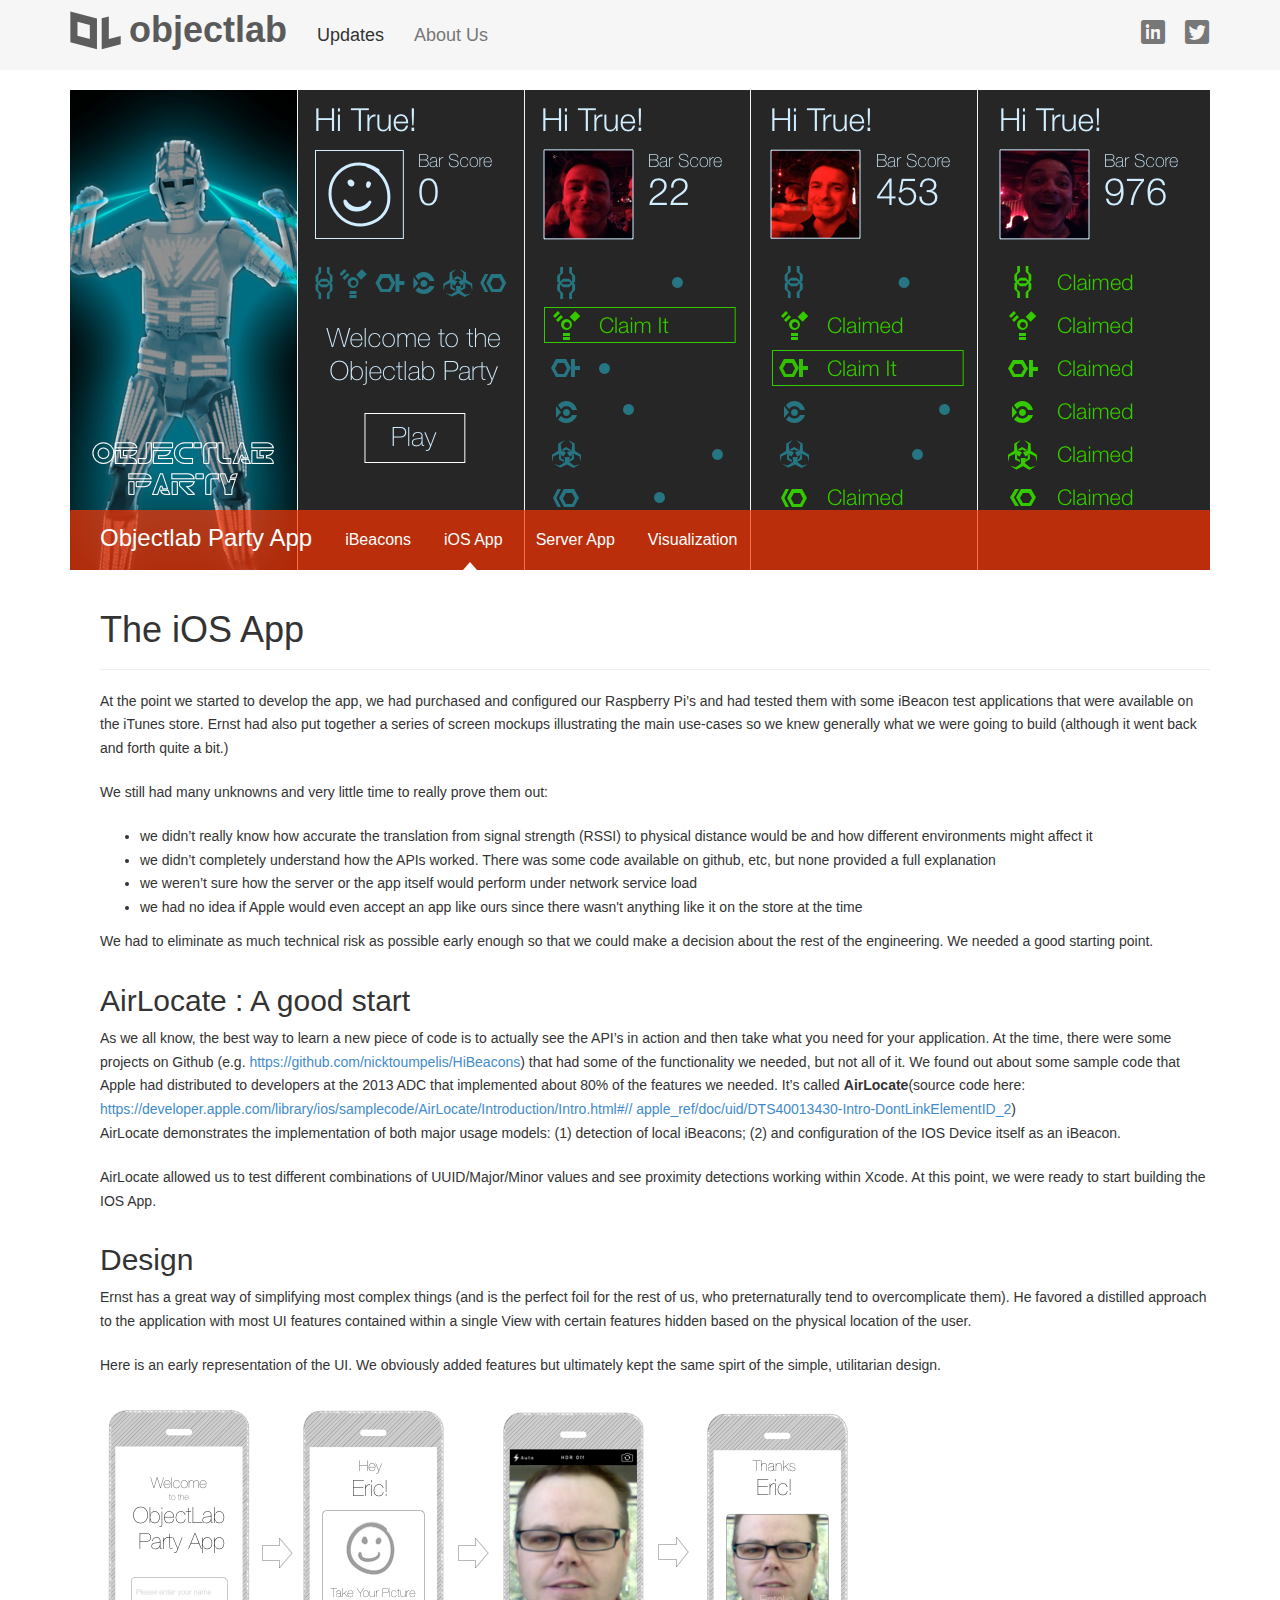
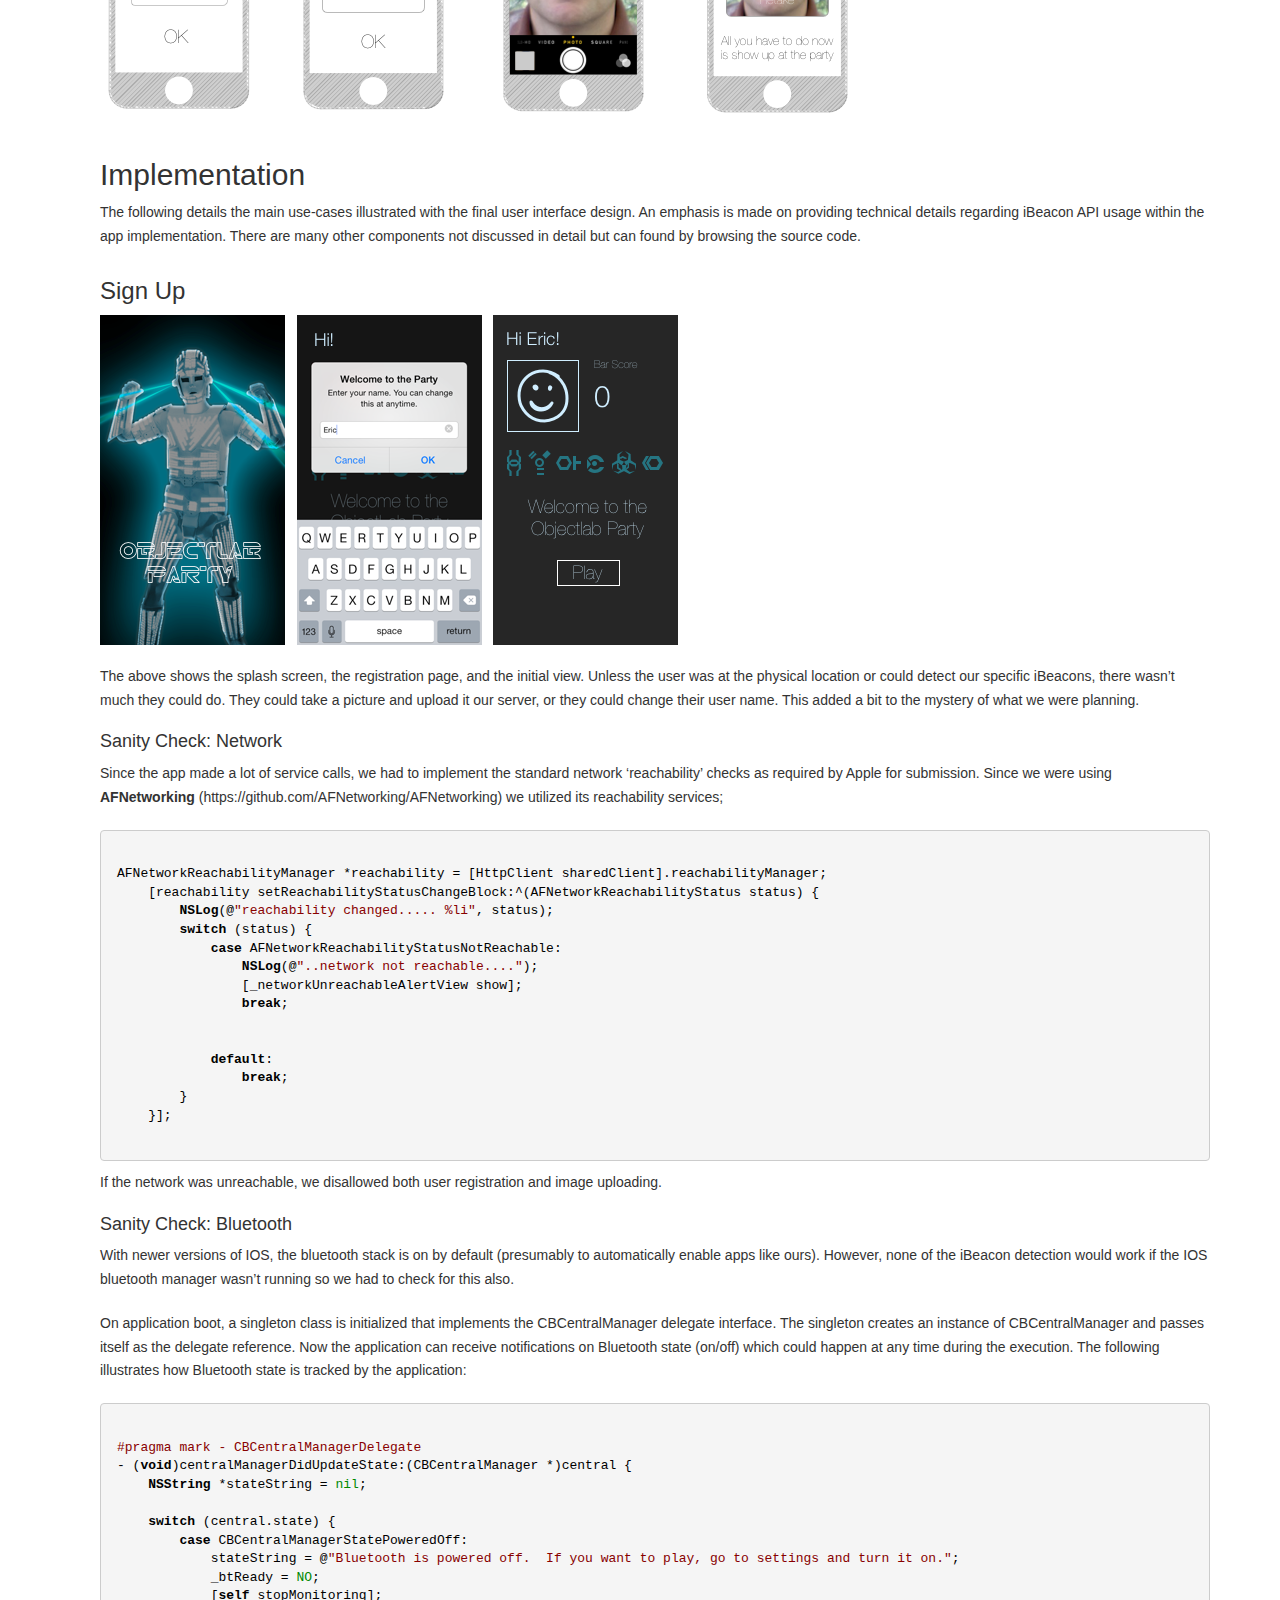
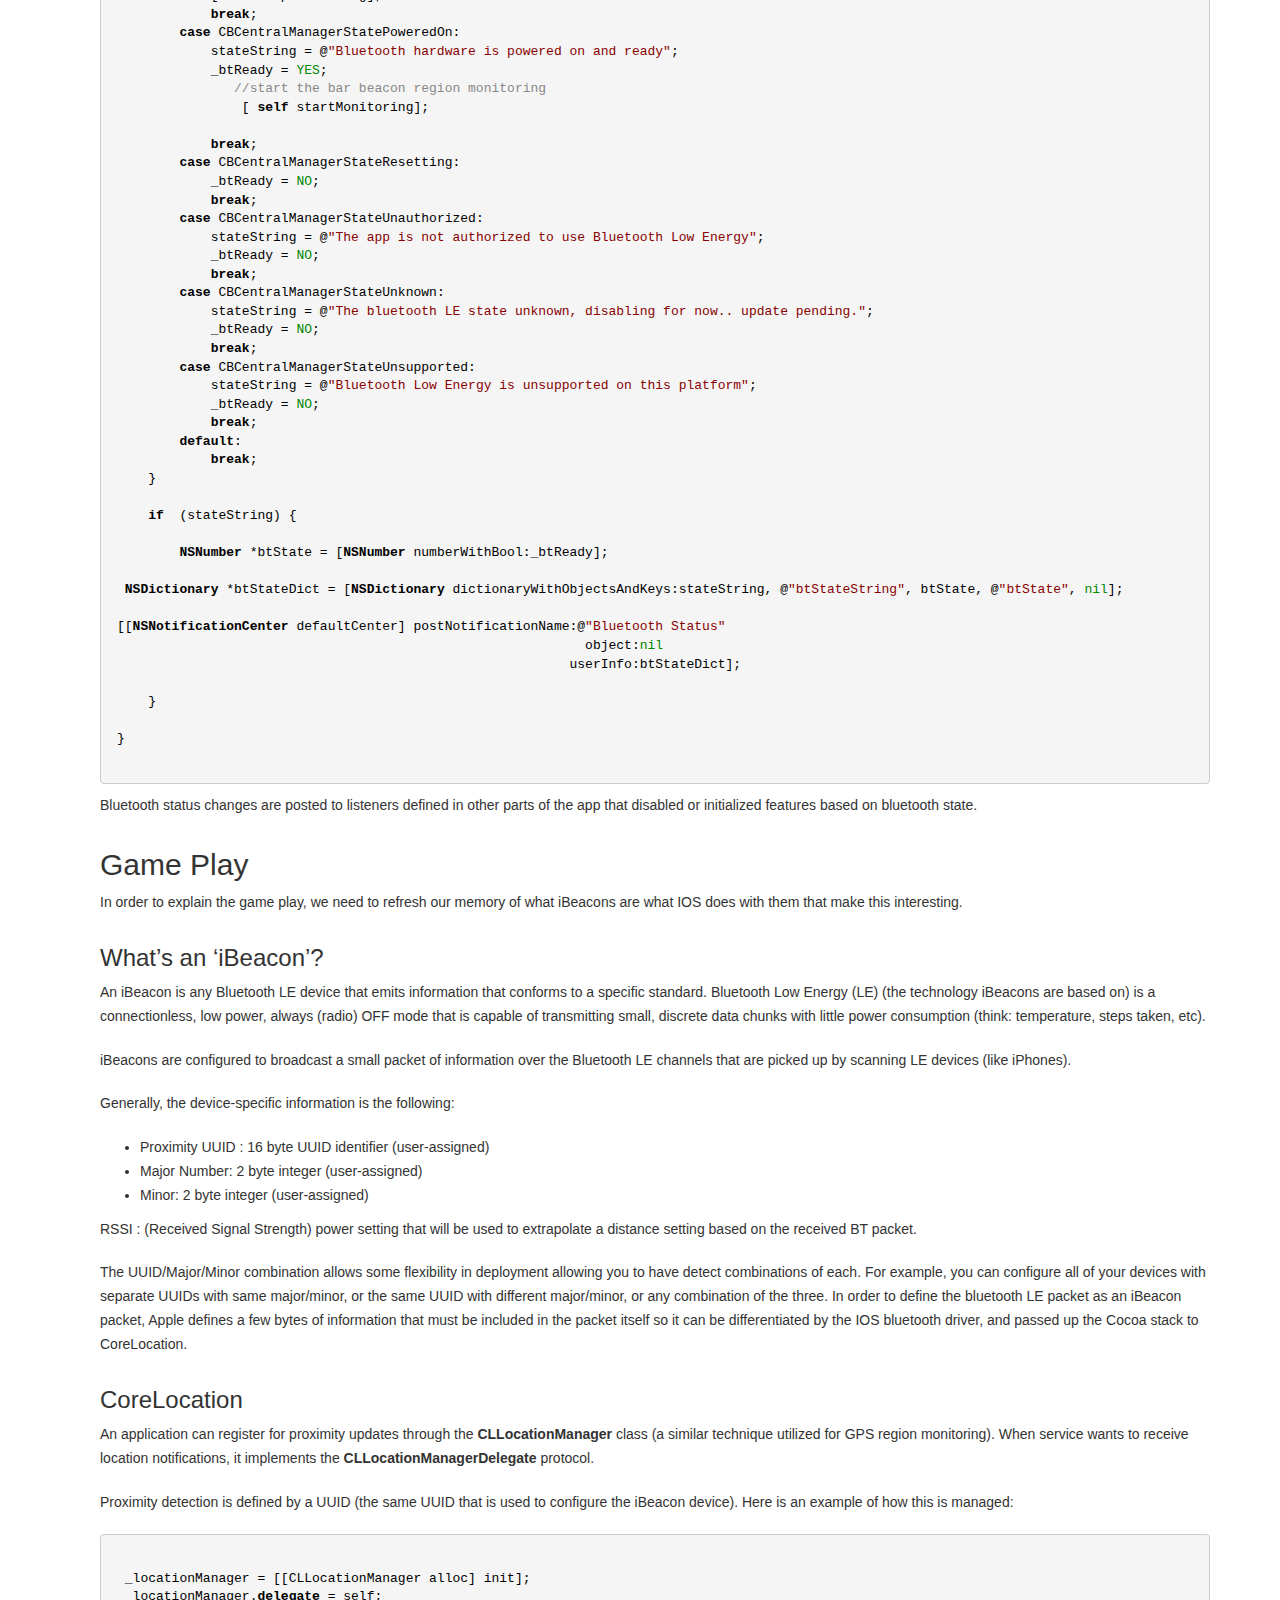
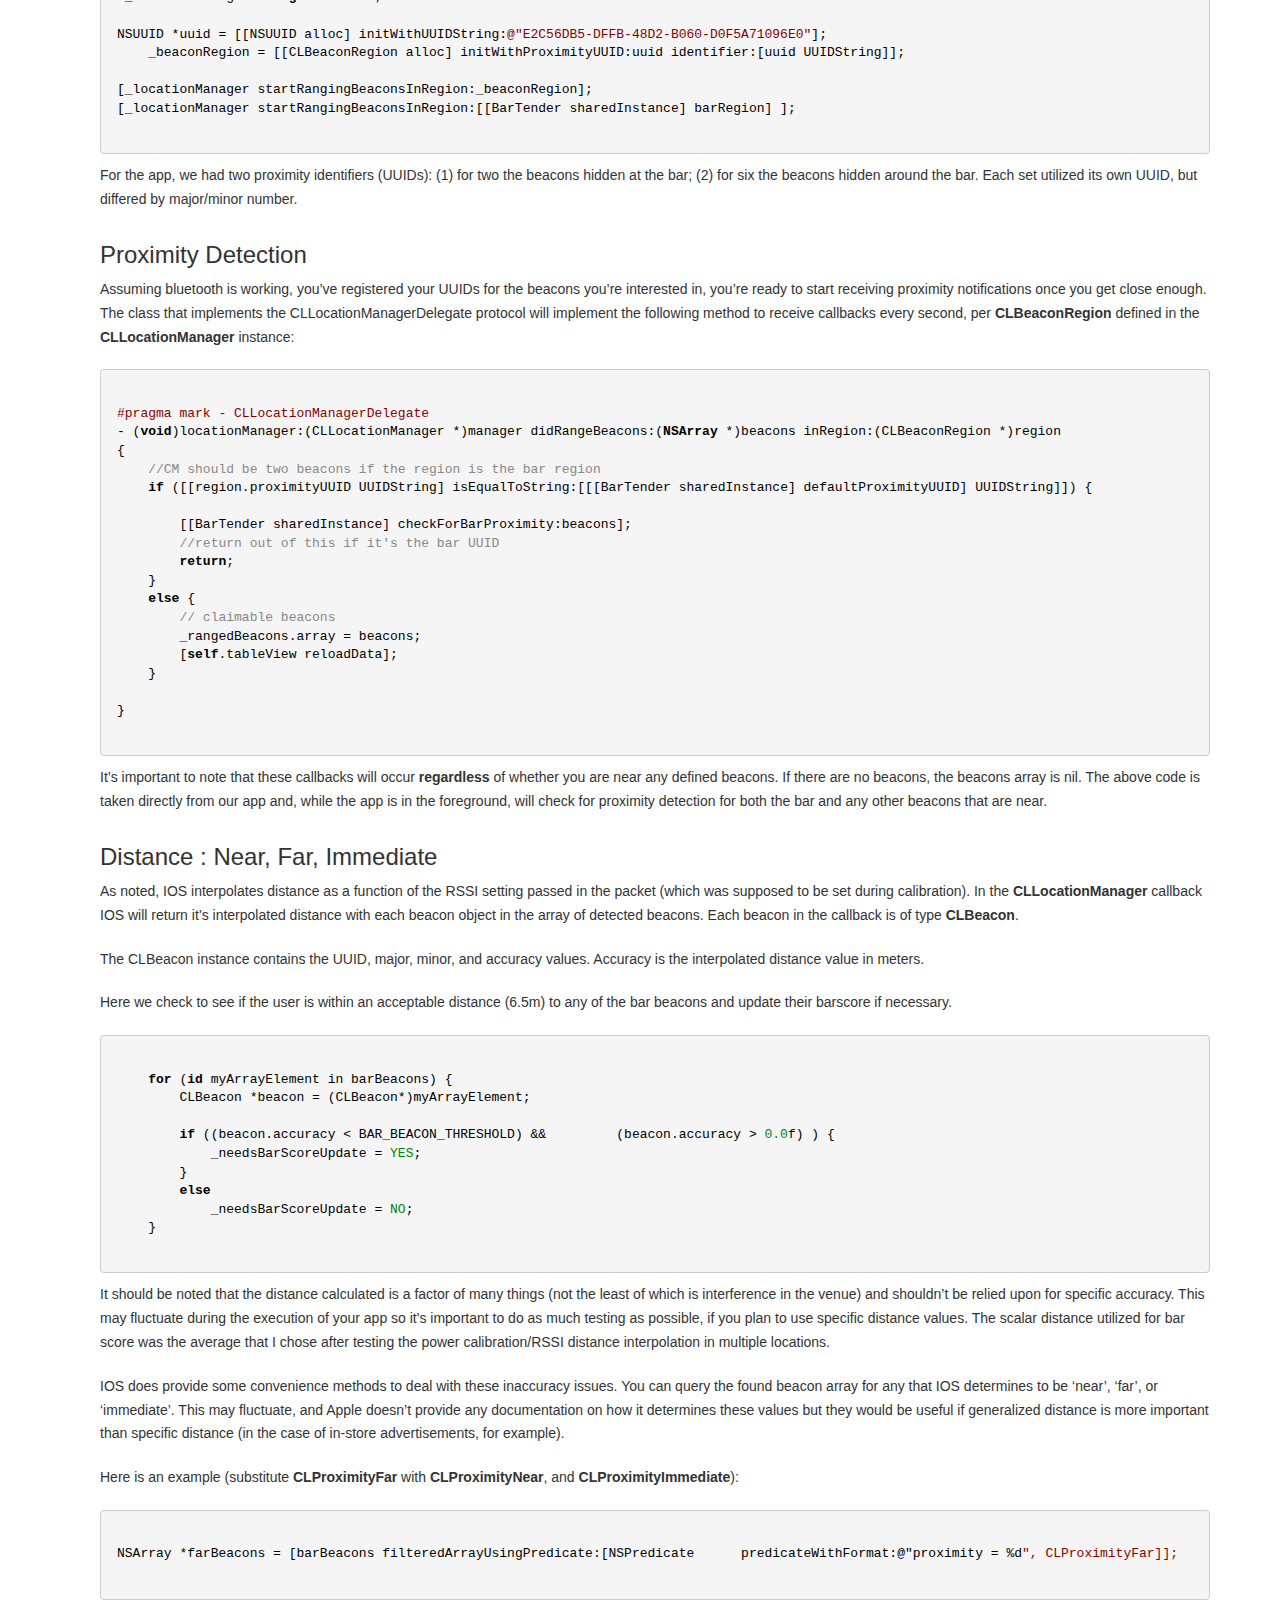
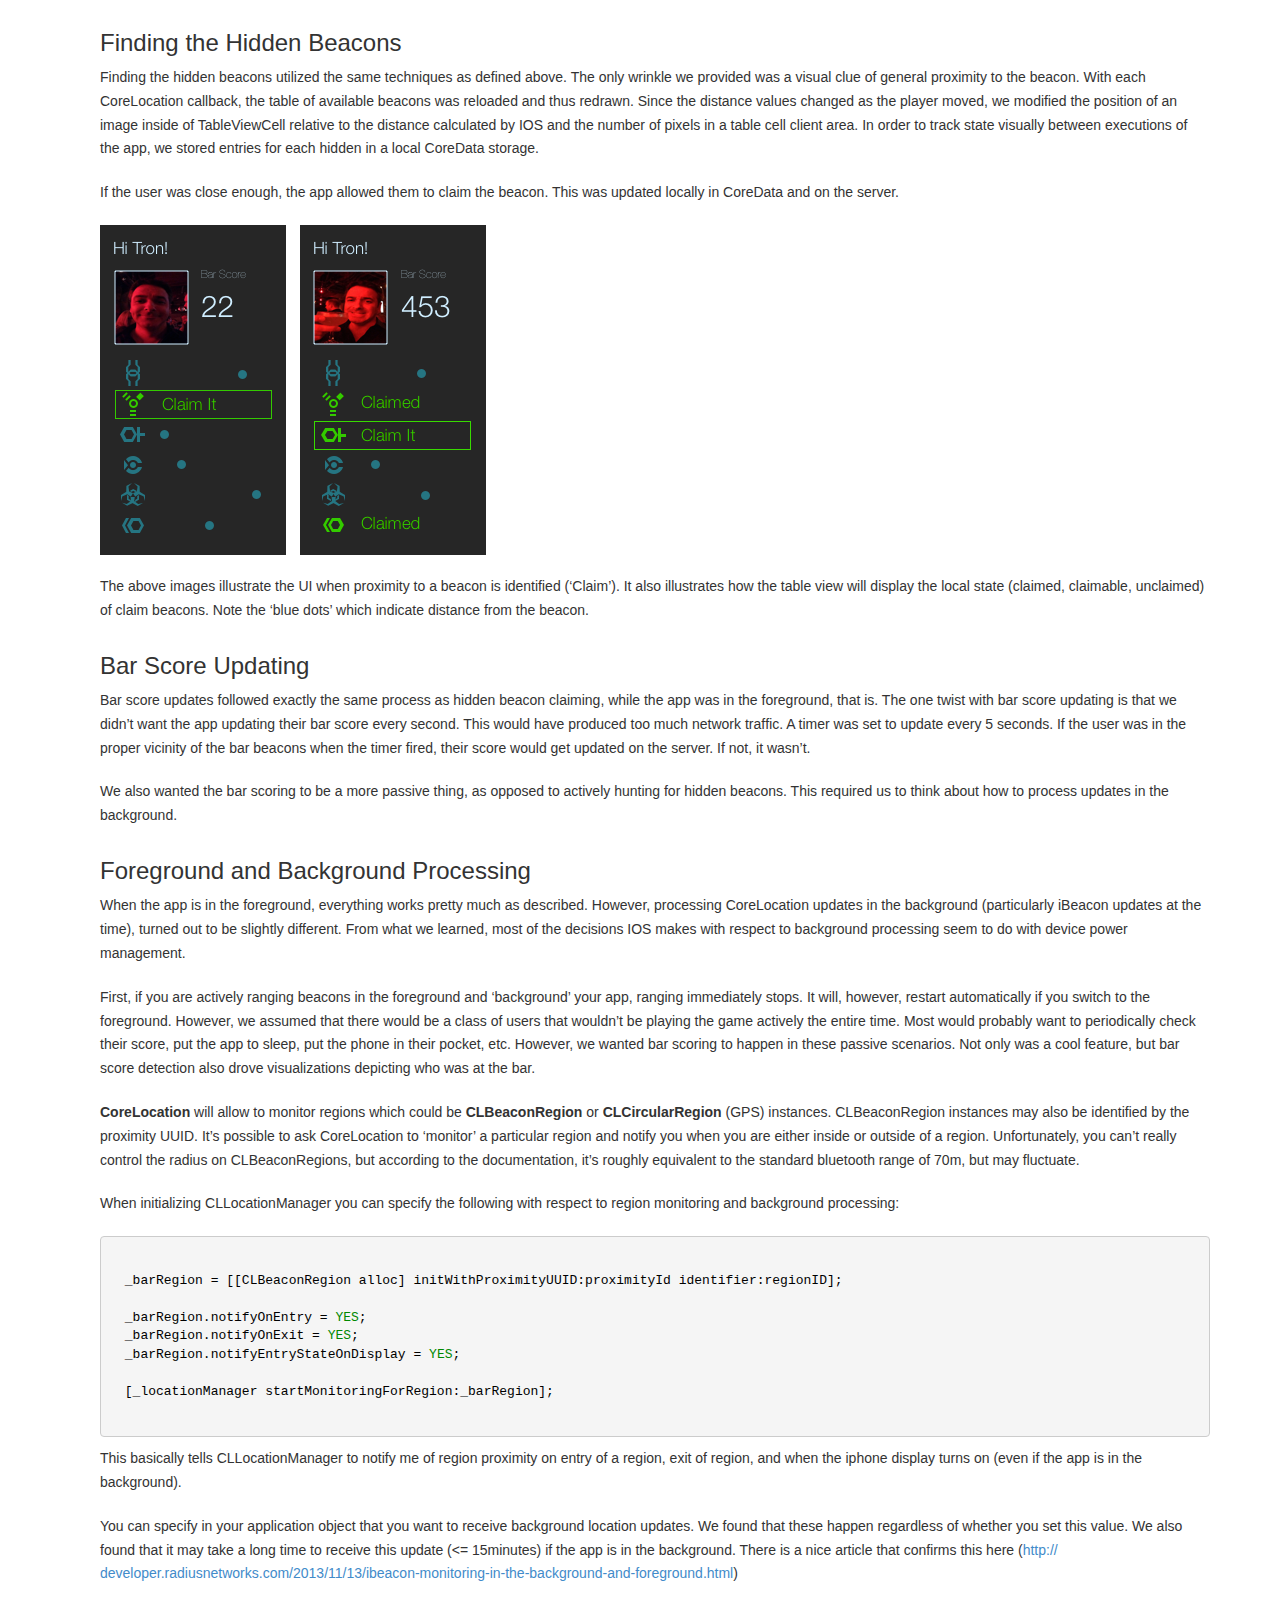
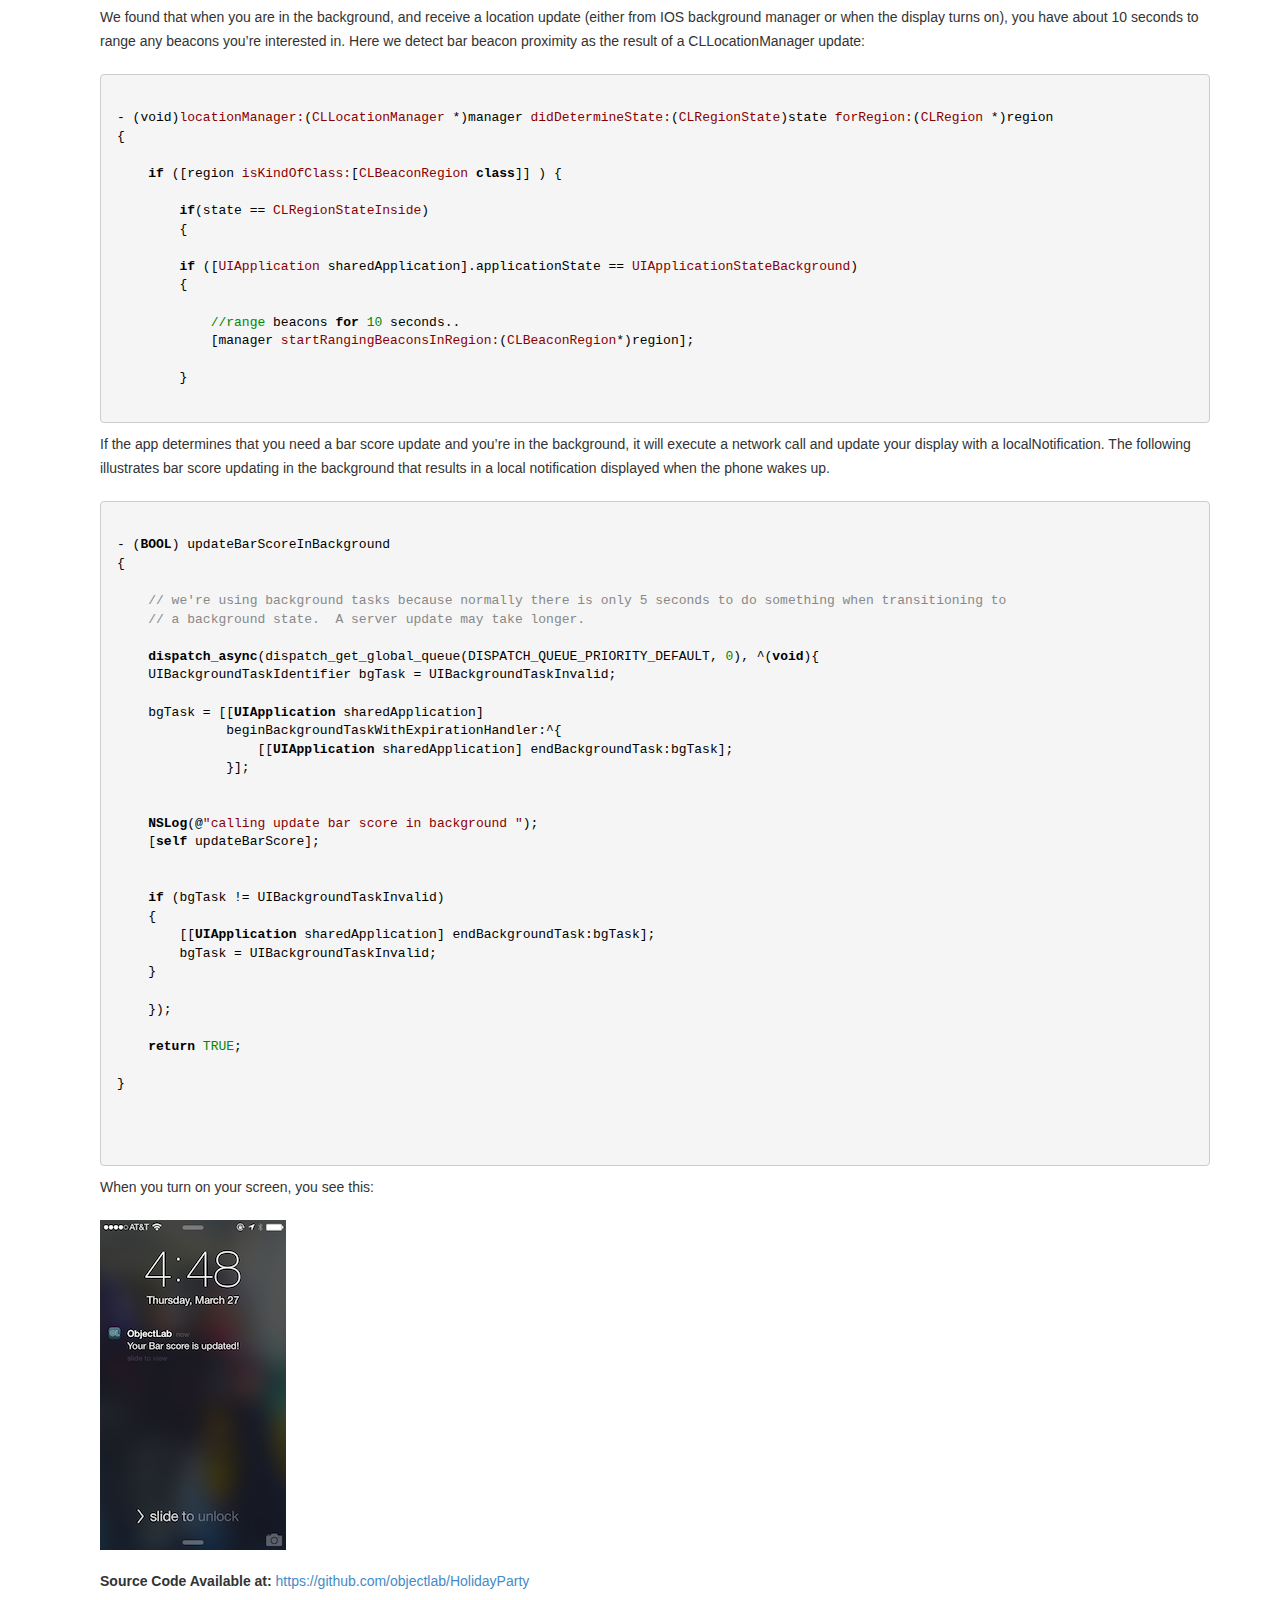
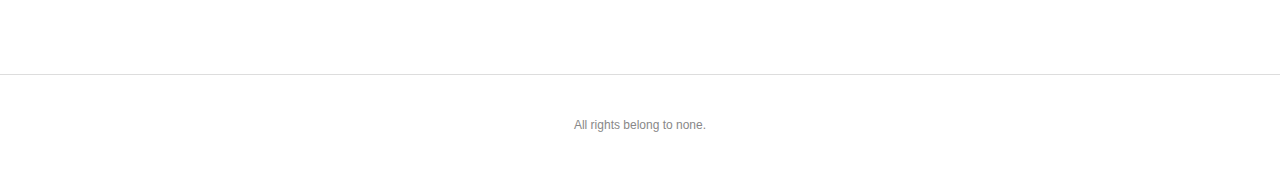
<file: updates/partyapp/iosapp.html>
<!DOCTYPE html>
<html lang="en">
	<head>
		<meta charset="utf-8">
		<meta http-equiv="X-UA-Compatible" content="IE=edge">
		<meta name="viewport" content="width=device-width, initial-scale=1">
		<meta name="description" content="">
		<meta name="author" content="">
		<link rel="shortcut icon" href="/ico/favicon.ico">

		<title>Objectlab LLC - Party App - Visualization</title>

		<!-- Bootstrap core CSS -->
		<link href="/bootstrap/css/bootstrap.min.css" rel="stylesheet">

		<!-- Custom styles for this template -->
		<link href="/css/objectlab.css" rel="stylesheet">
		
		<!-- Social Glyphicons -->
		<link href="/css/social.css" rel="stylesheet">

		<!-- HTML5 shim and Respond.js IE8 support of HTML5 elements and media queries -->
		<!--[if lt IE 9]>
		<script src="https://oss.maxcdn.com/libs/html5shiv/3.7.0/html5shiv.js"></script>
		<script src="https://oss.maxcdn.com/libs/respond.js/1.4.2/respond.min.js"></script>
		<![endif]-->

		
		<!-- highlight.js -->
		<link rel="stylesheet" href="/lib/highlight/styles/default.css">
		<script src="/lib/highlight/highlight.pack.js"></script>
		<script>hljs.initHighlightingOnLoad();</script>

	</head>

	<body>
		
		
		<div class="navbar navbar-ol navbar-fixed-top" role="navigation">
			<div class="container">
				<div class="navbar-header">
					<button type="button" class="navbar-toggle" data-toggle="collapse" data-target=".navbar-collapse">
						<span class="sr-only">Toggle navigation</span>
						<span class="icon-bar"></span>
						<span class="icon-bar"></span>
						<span class="icon-bar"></span>
					</button>
					<a class="navbar-brand" href="/">objectlab</a>
					
				</div>
				
				<div class="collapse navbar-collapse">
					<ul class="nav navbar-nav">
						<li class="active">
							<a href="/">Updates</a>
						</li>
						<li>
							<a href="/about/">About Us</a>
						</li>
						<!--
						<li>
							<a href="/partners/">Partners</a>
						</li>
						<li>
							<a href="/contact/">Contact</a>
						</li>
						-->
					</ul>
					<div class="nav navbar-nav navbar-right social-links">
						<a href="http://www.linkedin.com/company/objectlab" class="social linked_in" ></a>
						<a href="http://twitter.com/objectlabtwits" class="social twitter" ></a>
					</div>
				</div><!--/.nav-collapse -->
				
			</div>
		</div>

		
		<!-- CONTENT -->
		
		<div class="container">
			
			<div class="banner banner-iosapp" >
				
				<div class="sub-nav" role="navigation">
					<ul class="nav navbar-nav">
						<li class="title">
							<a href="/" >Objectlab Party App</a>
						</li>
						<li>
							<a href="/updates/partyapp/ibeacons.html">iBeacons</a>
						</li>
						<li class="active">
							<div class="visible-xs vert-active-ind" >&nbsp;</div>
							<a href="/updates/partyapp/iosapp.html">iOS App</a>
							<div class="hidden-xs active-ind" > </div>
						</li>
						<li>
							<a href="/updates/partyapp/server.html">Server App</a>
						</li>
						<li >
							<a href="/updates/partyapp/visualization.html">Visualization</a>
						</li>
					</ul>
					
				</div>
				
			</div><!-- /.banner -->
			
			
			<div class="container page-content">

				<div class="page-header">
					<h1>The iOS App</h1>
				</div>
				
				<p >
					At the point we started to develop the app, we had purchased and conﬁgured our Raspberry Pi’s and had tested them
					with some iBeacon test applications that were available on the iTunes store. Ernst had also put together a series of					
					screen mockups illustrating the main use-cases so we knew generally what we were going to build (although it went 					
					back and forth quite a bit.)
				</p>
				
				<p>We still had many unknowns and very little time to really prove them out:</p>
				
				<ul>
					<li>
						we didn’t really know how accurate the translation from signal strength (RSSI) to physical distance would be and how different environments might affect it
						</li>
					<li>
						we didn’t completely understand how the APIs worked. There was some code available on github, etc, but none provided a full explanation
					</li>
					<li>
						we weren’t sure how the server or the app itself would perform under network service load
					</li>
					<li>
						we had no idea if Apple would even accept an app like ours since there wasn't anything like it on the store at the time
					</li>
				</ul>
				
				<p>
					We had to eliminate as much technical risk as possible early enough so that we could make a
					decision about the rest of the engineering.  We needed a good starting point.
				</p>
				
				<h2>
					AirLocate : A good start
				</h2>
				
				<p>
					As we all know, the best way to learn a new piece of code is to actually see the API’s in action and then take what you
					need for your application. At the time, there were some projects on Github (e.g. <a href="https://github.com/nicktoumpelis/					
					HiBeacons">https://github.com/nicktoumpelis/HiBeacons</a>) that had some of the functionality we needed, but not all of it. We found out about some sample code that					
					Apple had distributed to developers at the 2013 ADC that implemented about 80% of the features we needed. It’s called 					
					<b>AirLocate</b>(source code here: <a href="https://developer.apple.com/library/ios/samplecode/AirLocate/Introduction/Intro.html#//					
					apple_ref/doc/uid/DTS40013430-Intro-DontLinkElementID_2" >https://developer.apple.com/library/ios/samplecode/AirLocate/Introduction/Intro.html#//					
					apple_ref/doc/uid/DTS40013430-Intro-DontLinkElementID_2</a>)<br>
					AirLocate demonstrates the implementation of both major usage models: (1) detection of local iBeacons; (2) and configuration of the IOS Device itself as an iBeacon.
				</p>
				
				<p>
					AirLocate allowed us to test different combinations of UUID/Major/Minor values and see proximity detections working
					within Xcode. At this point, we were ready to start building the IOS App.
				</p>
				
				<h2>
					Design
				</h2>
				
				<p>
					Ernst has a great way of simplifying most complex things (and is the perfect foil for the rest of us, who preternaturally
					tend to overcomplicate them). He favored a distilled approach to the application with most UI features contained within a 
					single View with certain features hidden based on the physical location of the user.
				</p>
				
				<p>
					Here is an early representation of the UI. We obviously added features but ultimately kept the same spirt of the simple,
					utilitarian design.
				</p>
				
				<p><img src="/img/early-app-ux.png" ></p>
				
				<h2>
					Implementation
				</h2>
				
				<p>
					The following details the main use-cases illustrated with the ﬁnal user interface design. An emphasis is made on
					providing technical details regarding iBeacon API usage within the app implementation. There are many other
					components not discussed in detail but can found by browsing the source code.
				</p>
				
				<h3>
					Sign Up
				</h3>
				
				<p><img src="/img/signup-ux.png" ></p>
				
				<p>
					The above shows the splash screen, the registration page, and the initial view. Unless the user was at the physical
					location or could detect our speciﬁc iBeacons, there wasn’t much they could do. They could take a picture and upload it
					our server, or they could change their user name. This added a bit to the mystery of what we were planning.
				</p>
				
				<h4>
					Sanity Check: Network
				</h4>

				<p>
					Since the app made a lot of service calls, we had to implement the standard network ‘reachability’ checks as required by
					Apple for submission. Since we were using <b>AFNetworking</b> (https://github.com/AFNetworking/AFNetworking) we
					utilized its reachability services;
				</p>

				<pre><code>
AFNetworkReachabilityManager *reachability = [HttpClient sharedClient].reachabilityManager;
    [reachability setReachabilityStatusChangeBlock:^(AFNetworkReachabilityStatus status) {
        NSLog(@"reachability changed..... %li", status);
        switch (status) {
            case AFNetworkReachabilityStatusNotReachable:
                NSLog(@"..network not reachable....");
                [_networkUnreachableAlertView show];
                break;
                
        
            default:
                break;
        }
    }];
			</code></pre>

			<p>
				If the network was unreachable, we disallowed both user registration and image uploading.
			</p>
			
			<h4>
				Sanity Check: Bluetooth
			</h4>

			
			<p>
				With newer versions of IOS, the bluetooth stack is on by default (presumably to automatically enable apps like ours). However,
				none of the iBeacon detection would work if the IOS bluetooth manager wasn’t running so we had to check for this also.
			</p>
			
			<p>
				On application boot, a singleton class is initialized that implements the CBCentralManager delegate interface. The
				singleton creates an instance of CBCentralManager and passes itself as the delegate reference. Now the application can 
				receive notiﬁcations on Bluetooth state (on/off) which could happen at any time during the execution. The following 
				illustrates how Bluetooth state is tracked by the application:
			</p>

			<pre><code>
#pragma mark - CBCentralManagerDelegate
- (void)centralManagerDidUpdateState:(CBCentralManager *)central {
    NSString *stateString = nil;
    
    switch (central.state) {
        case CBCentralManagerStatePoweredOff:
            stateString = @"Bluetooth is powered off.  If you want to play, go to settings and turn it on.";
            _btReady = NO;
            [self stopMonitoring];
            break;
        case CBCentralManagerStatePoweredOn:
            stateString = @"Bluetooth hardware is powered on and ready";
            _btReady = YES;
               //start the bar beacon region monitoring
                [ self startMonitoring];

            break;
        case CBCentralManagerStateResetting:
            _btReady = NO;
            break;
        case CBCentralManagerStateUnauthorized:
            stateString = @"The app is not authorized to use Bluetooth Low Energy";
            _btReady = NO;
            break;
        case CBCentralManagerStateUnknown:
            stateString = @"The bluetooth LE state unknown, disabling for now.. update pending.";
            _btReady = NO;
            break;
        case CBCentralManagerStateUnsupported:
            stateString = @"Bluetooth Low Energy is unsupported on this platform";
            _btReady = NO;
            break;
        default:
            break;
    }
    
    if  (stateString) {
        
        NSNumber *btState = [NSNumber numberWithBool:_btReady];
        
 NSDictionary *btStateDict = [NSDictionary dictionaryWithObjectsAndKeys:stateString, @"btStateString", btState, @"btState", nil];
        
[[NSNotificationCenter defaultCenter] postNotificationName:@"Bluetooth Status"
                                                            object:nil
                                                          userInfo:btStateDict];
        
    }
    
}
	</code></pre>
			
			
				<p>
					Bluetooth status changes are posted to listeners deﬁned in other parts of the app that disabled or initialized features
					based on bluetooth state.
				</p>
			
				<h2>Game Play</h2>
				
				<p>
					In order to explain the game play, we need to refresh our memory of what iBeacons are what IOS does with them that
					make this interesting.
				</p>
				
				<h3>
					What’s an ‘iBeacon’?
				</h3>
				
				<p>
					An iBeacon is any Bluetooth LE device that emits information that conforms to a speciﬁc standard. Bluetooth Low
					Energy (LE) (the technology iBeacons are based on) is a connectionless, low power, always (radio) OFF mode that is 
					capable of transmitting small, discrete data chunks with little power consumption (think: temperature, steps taken, etc).
				</p>
				
				<p>
					iBeacons are conﬁgured to broadcast a small packet of information over the Bluetooth LE channels that are picked up by
					scanning LE devices (like iPhones).
				</p>
				
				<p>
					Generally, the device-speciﬁc information is the following:
				</p>
				
				<ul>
					<li>
						Proximity UUID : 16 byte UUID identiﬁer (user-assigned)
					</li>
					<li>
						Major Number: 2 byte integer (user-assigned)
					</li>
					<li>
						Minor: 2 byte integer (user-assigned)
					</li>
					
				</ul>
				
				<p>
					RSSI : (Received Signal Strength) power setting that will be used to extrapolate a distance setting based on the received
					BT packet. 
				</p>
				
				<p>
					The UUID/Major/Minor combination allows some ﬂexibility in deployment allowing you to have detect combinations of
					each. For example, you can conﬁgure all of your devices with separate UUIDs with same major/minor, or the same UUID					
					with different major/minor, or any combination of the three. In order to deﬁne the bluetooth LE packet as an iBeacon 					
					packet, Apple deﬁnes a few bytes of information that must be included in the packet itself so it can be differentiated by 					
					the IOS bluetooth driver, and passed up the Cocoa stack to CoreLocation.
				</p>
				
				<h3>
					CoreLocation
				</h3>
				
				<p>
					An application can register for proximity updates through the <b>CLLocationManager</b> class (a similar technique utilized for
					GPS region monitoring). When service wants to receive location notiﬁcations, it implements the 
					<b>CLLocationManagerDelegate</b> protocol. 
				</p>
				
				<p>
					Proximity detection is deﬁned by a UUID (the same UUID that is used to conﬁgure the iBeacon device). Here is an
					example of how this is managed:
				</p>
				
				<pre><code>
 _locationManager = [[CLLocationManager alloc] init];
 _locationManager.delegate = self;

NSUUID *uuid = [[NSUUID alloc] initWithUUIDString:@"E2C56DB5-DFFB-48D2-B060-D0F5A71096E0"];
    _beaconRegion = [[CLBeaconRegion alloc] initWithProximityUUID:uuid identifier:[uuid UUIDString]];

[_locationManager startRangingBeaconsInRegion:_beaconRegion];
[_locationManager startRangingBeaconsInRegion:[[BarTender sharedInstance] barRegion] ];				
				</code></pre>

				<p>
					For the app, we had two proximity identiﬁers (UUIDs): (1) for two the beacons hidden at the bar; (2) for six the beacons 
					hidden around the bar. Each set utilized its own UUID, but differed by major/minor number.
				</p>
				
				<h3>
					Proximity Detection
				</h3>
				
				<p>
					Assuming bluetooth is working, you’ve registered your UUIDs for the beacons you’re interested in, you’re ready to start
					receiving proximity notiﬁcations once you get close enough. The class that implements the CLLocationManagerDelegate protocol will implement the 
					following method to receive callbacks every second, per <b>CLBeaconRegion</b> defined in the <b>CLLocationManager</b> instance:
				</p>

				<pre><code>
#pragma mark - CLLocationManagerDelegate 
- (void)locationManager:(CLLocationManager *)manager didRangeBeacons:(NSArray *)beacons inRegion:(CLBeaconRegion *)region
{    
    //CM should be two beacons if the region is the bar region
    if ([[region.proximityUUID UUIDString] isEqualToString:[[[BarTender sharedInstance] defaultProximityUUID] UUIDString]]) {
   
        [[BarTender sharedInstance] checkForBarProximity:beacons];     
        //return out of this if it's the bar UUID
        return;
    }
    else {
        // claimable beacons
        _rangedBeacons.array = beacons;
        [self.tableView reloadData];
    }
    
}				
				</code></pre
				
				<p>
					It’s important to note that these callbacks will occur <b>regardless</b> of whether you are near any deﬁned beacons. If there
					are no beacons, the beacons array is nil. The above code is taken directly from our app and, while the app is in the 
					foreground, will check for proximity detection for both the bar and any other beacons that are near.					
				</p>
				
				<h3>
					Distance : Near, Far, Immediate
				</h3>
				
				<p>
					As noted, IOS interpolates distance as a function of the RSSI setting passed in the packet (which was supposed to be
					set during calibration). In the <b>CLLocationManager</b> callback IOS will return it’s interpolated distance with each beacon 
					object in the array of detected beacons. Each beacon in the callback is of type <b>CLBeacon</b>.
				</p>
				<p>
					The CLBeacon instance contains the UUID, major, minor, and accuracy values. Accuracy is the interpolated distance
					value in meters.
				</p>
				
				<p>
					Here we check to see if the user is within an acceptable distance (6.5m) to any of the bar beacons and update their 
					barscore if necessary.
				</p>
				
				<pre><code>
    for (id myArrayElement in barBeacons) {
        CLBeacon *beacon = (CLBeacon*)myArrayElement;
                
        if ((beacon.accuracy < BAR_BEACON_THRESHOLD) && 	(beacon.accuracy > 0.0f) ) {
            _needsBarScoreUpdate = YES;
        }
        else
            _needsBarScoreUpdate = NO;
    }
				</code></pre>
				
				<p>
					It should be noted that the distance calculated is a factor of many things (not the least of which is interference in the
					venue) and shouldn’t be relied upon for speciﬁc accuracy. This may ﬂuctuate during the execution of your app so it's important
					to do as much testing as possible, if you plan to use specific distance values.  The scalar distance utilized for bar score was the average that I chose after testing the 
					power calibration/RSSI distance interpolation in multiple locations.
				</p>
				
				<p>
					IOS does provide some convenience methods to deal with these inaccuracy issues. You can query the found beacon
					array for any that IOS determines to be ‘near’, ‘far’, or ‘immediate’. This may ﬂuctuate, and Apple doesn’t provide any 
					documentation on how it determines these values but they would be useful if generalized distance is more important than 
					speciﬁc distance (in the case of in-store advertisements, for example).
				</p>
				
				<p>
					Here is an example (substitute <b>CLProximityFar</b> with <b>CLProximityNear</b>, and <b>CLProximityImmediate</b>):
				</p>
				
				<pre><code>
NSArray *farBeacons = [barBeacons filteredArrayUsingPredicate:[NSPredicate 	predicateWithFormat:@"proximity = %d", CLProximityFar]];				
				</code></pre>

				<h3>
					Finding the Hidden Beacons
				</h3>
				
				<p>
					Finding the hidden beacons utilized the same techniques as deﬁned above. The only wrinkle we provided was a visual
					clue of general proximity to the beacon. With each CoreLocation callback, the table of available beacons was reloaded
					and thus redrawn. Since the distance values changed as the player moved, we modiﬁed the position of an image inside 
					of TableViewCell relative to the distance calculated by IOS and the number of pixels in a table cell client area. In order to 
					track state visually between executions of the app, we stored entries for each hidden in a local CoreData storage.
				</p>
				
				<p>
					If the user was close enough, the app allowed them to claim the beacon. This was updated locally in CoreData and on
					the server.
				</p>
				
				<p><img src="/img/game-play-ux.png" ></p>

				<p>
					The above images illustrate the UI when proximity to a beacon is identiﬁed (‘Claim’). It also illustrates how the table view
					will display the local state (claimed, claimable, unclaimed) of claim beacons. Note the ‘blue dots’ which indicate distance 
					from the beacon.
				</p>
				
				<h3>Bar Score Updating</h3>
				
				<p>
					Bar score updates followed exactly the same process as hidden beacon claiming, while the app was in the foreground,
					that is. The one twist with bar score updating is that we didn’t want the app updating their bar score every second. This 
					would have produced too much network trafﬁc. A timer was set to update every 5 seconds. If the user was in the proper 
					vicinity of the bar beacons when the timer ﬁred, their score would get updated on the server. If not, it wasn’t.
				</p>
				
				<p>
					We also wanted the bar scoring to be a more passive thing, as opposed to actively hunting for hidden beacons. This 
					required us to think about how to process updates in the background.
				</p>
				
				<h3>
					Foreground and Background Processing
				</h3>
				
				<p>
					When the app is in the foreground, everything works pretty much as described. However, processing CoreLocation
					updates in the background (particularly iBeacon updates at the time), turned out to be slightly different. From what we learned, most 
					of the decisions IOS makes with respect to background processing seem to do with device power management.
				</p>
				
				<p>
					First, if you are actively ranging beacons in the foreground and ‘background’ your app, ranging immediately stops. It will,
					however, restart automatically if you switch to the foreground. However, we assumed that there would be a class of					
					users that wouldn’t be playing the game actively the entire time. Most would probably want to periodically check their					
					score, put the app to sleep, put the phone in their pocket, etc. However, we wanted bar scoring to happen in these					
					passive scenarios. Not only was a cool feature, but bar score detection also drove visualizations depicting who was at 					
					the bar.
				</p>

				<p>
					<b>CoreLocation</b> will allow to monitor regions which could be <b>CLBeaconRegion</b> or <b>CLCircularRegion</b> (GPS) instances.
					CLBeaconRegion instances may also be identiﬁed by the proximity UUID. It’s possible to ask CoreLocation to ‘monitor’					
					a particular region and notify you when you are either inside or outside of a region. Unfortunately, you can’t really control 					
					the radius on CLBeaconRegions, but according to the documentation, it’s roughly equivalent to the standard bluetooth 					
					range of 70m, but may ﬂuctuate.
				</p>
				
				
				<p>
					When initializing CLLocationManager you can specify the following with respect to region monitoring and background 
					processing:
				</p>
				
				<pre><code>
 _barRegion = [[CLBeaconRegion alloc] initWithProximityUUID:proximityId identifier:regionID];
    
 _barRegion.notifyOnEntry = YES;
 _barRegion.notifyOnExit = YES;
 _barRegion.notifyEntryStateOnDisplay = YES;
    
 [_locationManager startMonitoringForRegion:_barRegion];
				</code></pre>

				<p>
					This basically tells CLLocationManager to notify me of region proximity on entry of a region, exit of region, and when the
					iphone display turns on (even if the app is in the background).
				</p>
				
				<p>
					You can specify in your application object that you want to receive background location updates. We found that these 
					happen regardless of whether you set this value. We also found that it may take a long time to receive this update (&lt;=
					15minutes) if the app is in the background. There is a nice article that conﬁrms this here (<a href="http://
					developer.radiusnetworks.com/2013/11/13/ibeacon-monitoring-in-the-background-and-foreground.html">http://
					developer.radiusnetworks.com/2013/11/13/ibeacon-monitoring-in-the-background-and-foreground.html</a>)
				</p>
				
				<p>
					We found that when you are in the background, and receive a location update (either from IOS background manager or
					when the display turns on), you have about 10 seconds to range any beacons you’re interested in. Here we detect bar 
					beacon proximity as the result of a CLLocationManager update:
				</p>

				<pre><code>
- (void)locationManager:(CLLocationManager *)manager didDetermineState:(CLRegionState)state forRegion:(CLRegion *)region
{
    
    if ([region isKindOfClass:[CLBeaconRegion class]] ) {
        
        if(state == CLRegionStateInside)
        {
        
        if ([UIApplication sharedApplication].applicationState == UIApplicationStateBackground)
        {
            
            //range beacons for 10 seconds.. 
            [manager startRangingBeaconsInRegion:(CLBeaconRegion*)region];
            
        }
				</code></pre>

				<p>
					If the app determines that you need a bar score update and you’re in the background, it will execute a network call and
					update your display with a localNotiﬁcation. The following illustrates bar score updating in the background that results in a
					local notification displayed when the phone wakes up.
				</p>
				<pre><code>
- (BOOL) updateBarScoreInBackground
{
    
    // we're using background tasks because normally there is only 5 seconds to do something when transitioning to
    // a background state.  A server update may take longer.
    
    dispatch_async(dispatch_get_global_queue(DISPATCH_QUEUE_PRIORITY_DEFAULT, 0), ^(void){
    UIBackgroundTaskIdentifier bgTask = UIBackgroundTaskInvalid;
    
    bgTask = [[UIApplication sharedApplication]
              beginBackgroundTaskWithExpirationHandler:^{
                  [[UIApplication sharedApplication] endBackgroundTask:bgTask];
              }];

    
    NSLog(@"calling update bar score in background ");
    [self updateBarScore];
    
    
    if (bgTask != UIBackgroundTaskInvalid)
    {
        [[UIApplication sharedApplication] endBackgroundTask:bgTask];
        bgTask = UIBackgroundTaskInvalid;
    }

    });

    return TRUE;
    
}
				</code>
				</pre>
				<p>
				When you turn on your screen, you see this:
				</p>
				<p><img src="/img/photo_display.png" ></p>
				
				<p> <b>Source Code Available at:</b> 
				<a href='https://github.com/objectlab/HolidayParty'>https://github.com/objectlab/HolidayParty</a>
				</p>
		
			</div> <!-- /.page-content -->
			

		</div><!-- /.container -->
		
		
		<!-- FOOTER -->
		
		<footer class="footer-ol" role="contentinfo">
			<div class="container">
				<p>All rights belong to none.</p>
			</div>
		</footer>

		<!-- Bootstrap core JavaScript
		================================================== -->
		<!-- Placed at the end of the document so the pages load faster -->
		<script src="https://ajax.googleapis.com/ajax/libs/jquery/1.11.0/jquery.min.js"></script>
		<script src="/bootstrap/js/bootstrap.min.js"></script>
	</body>
</html>
</file>
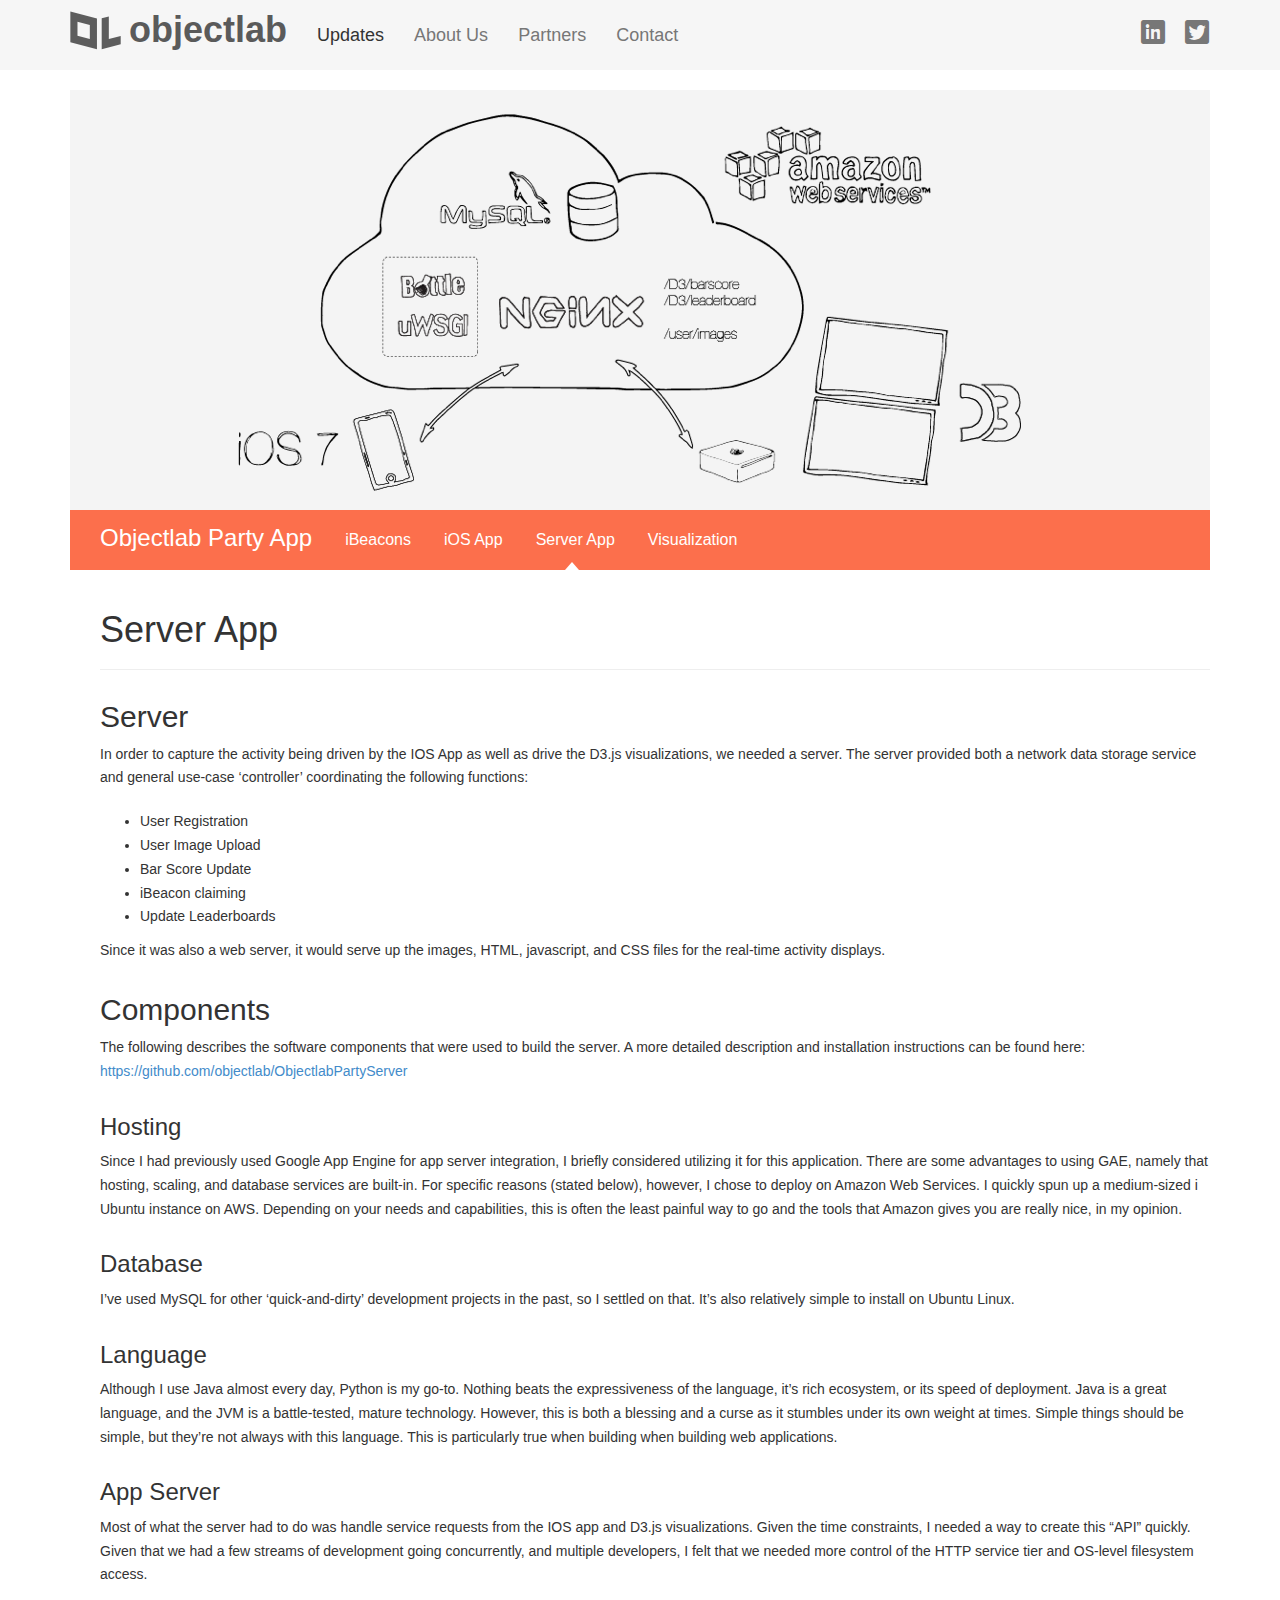
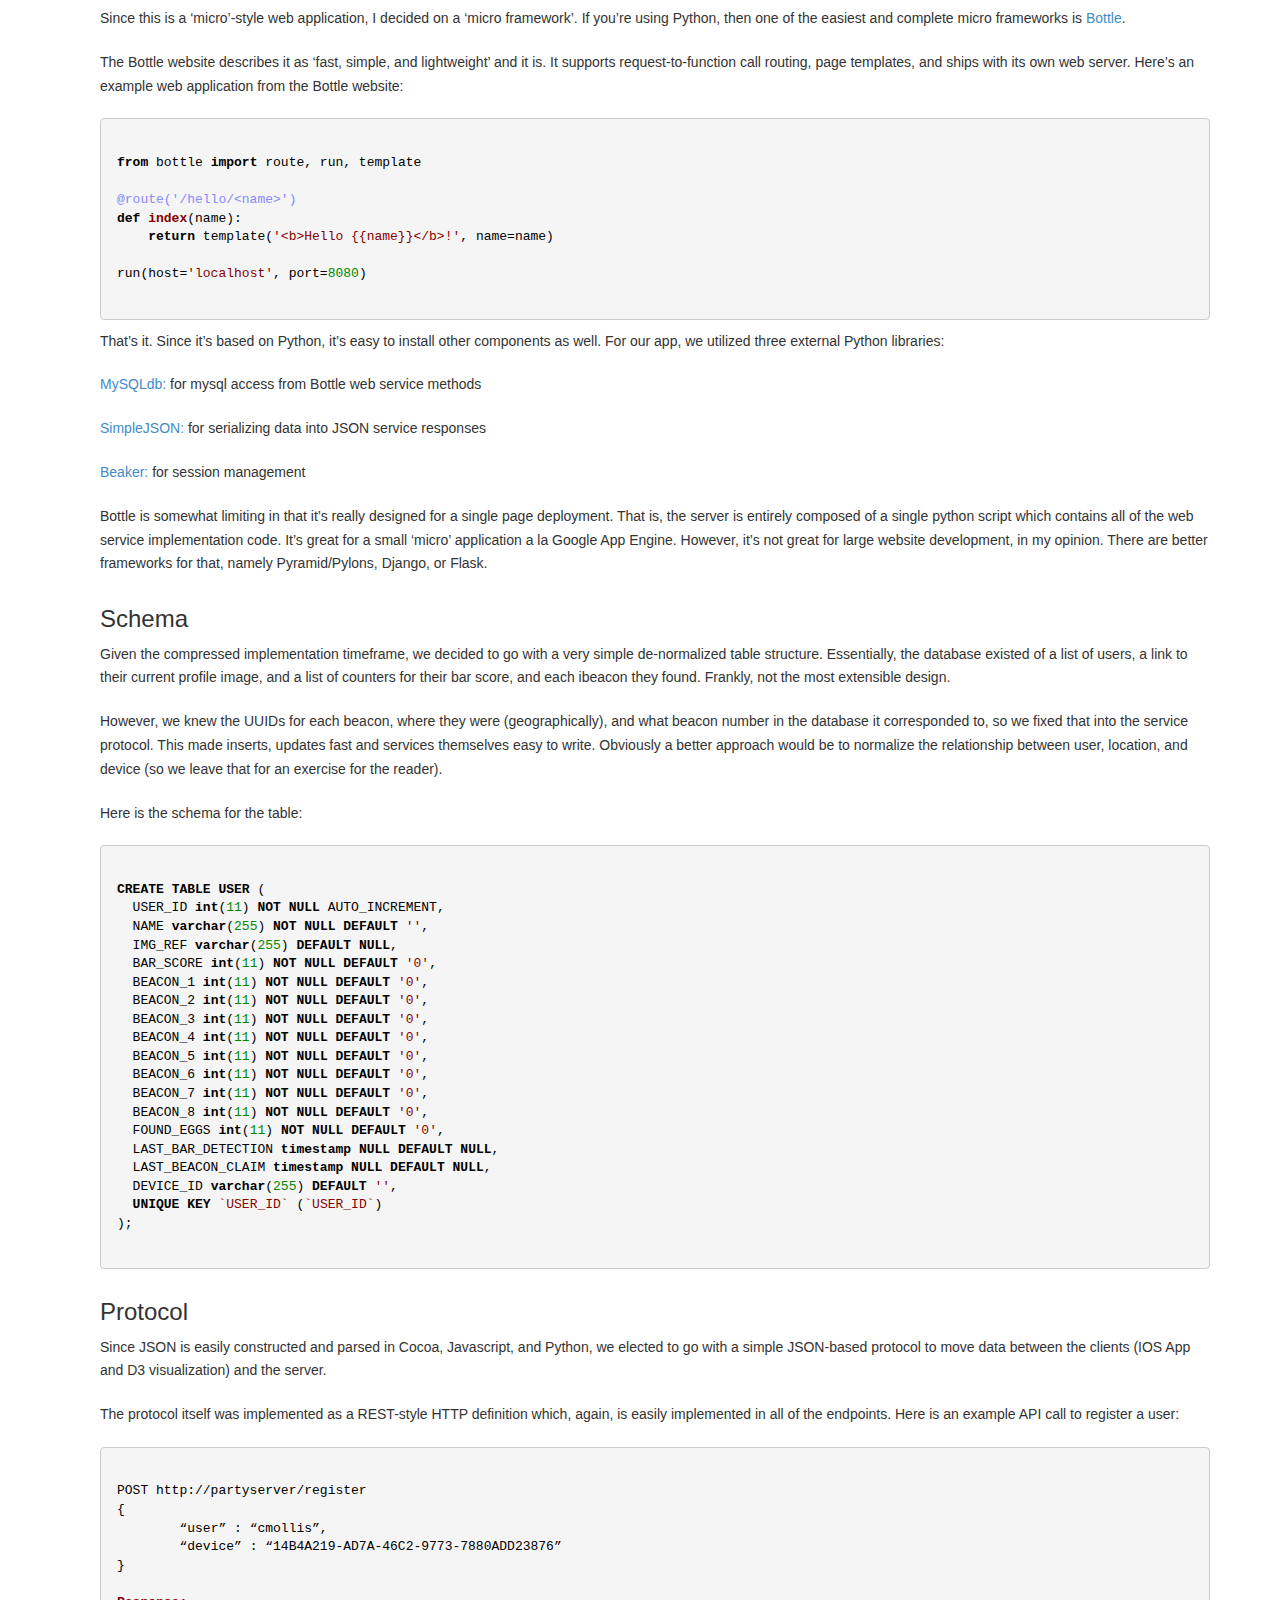
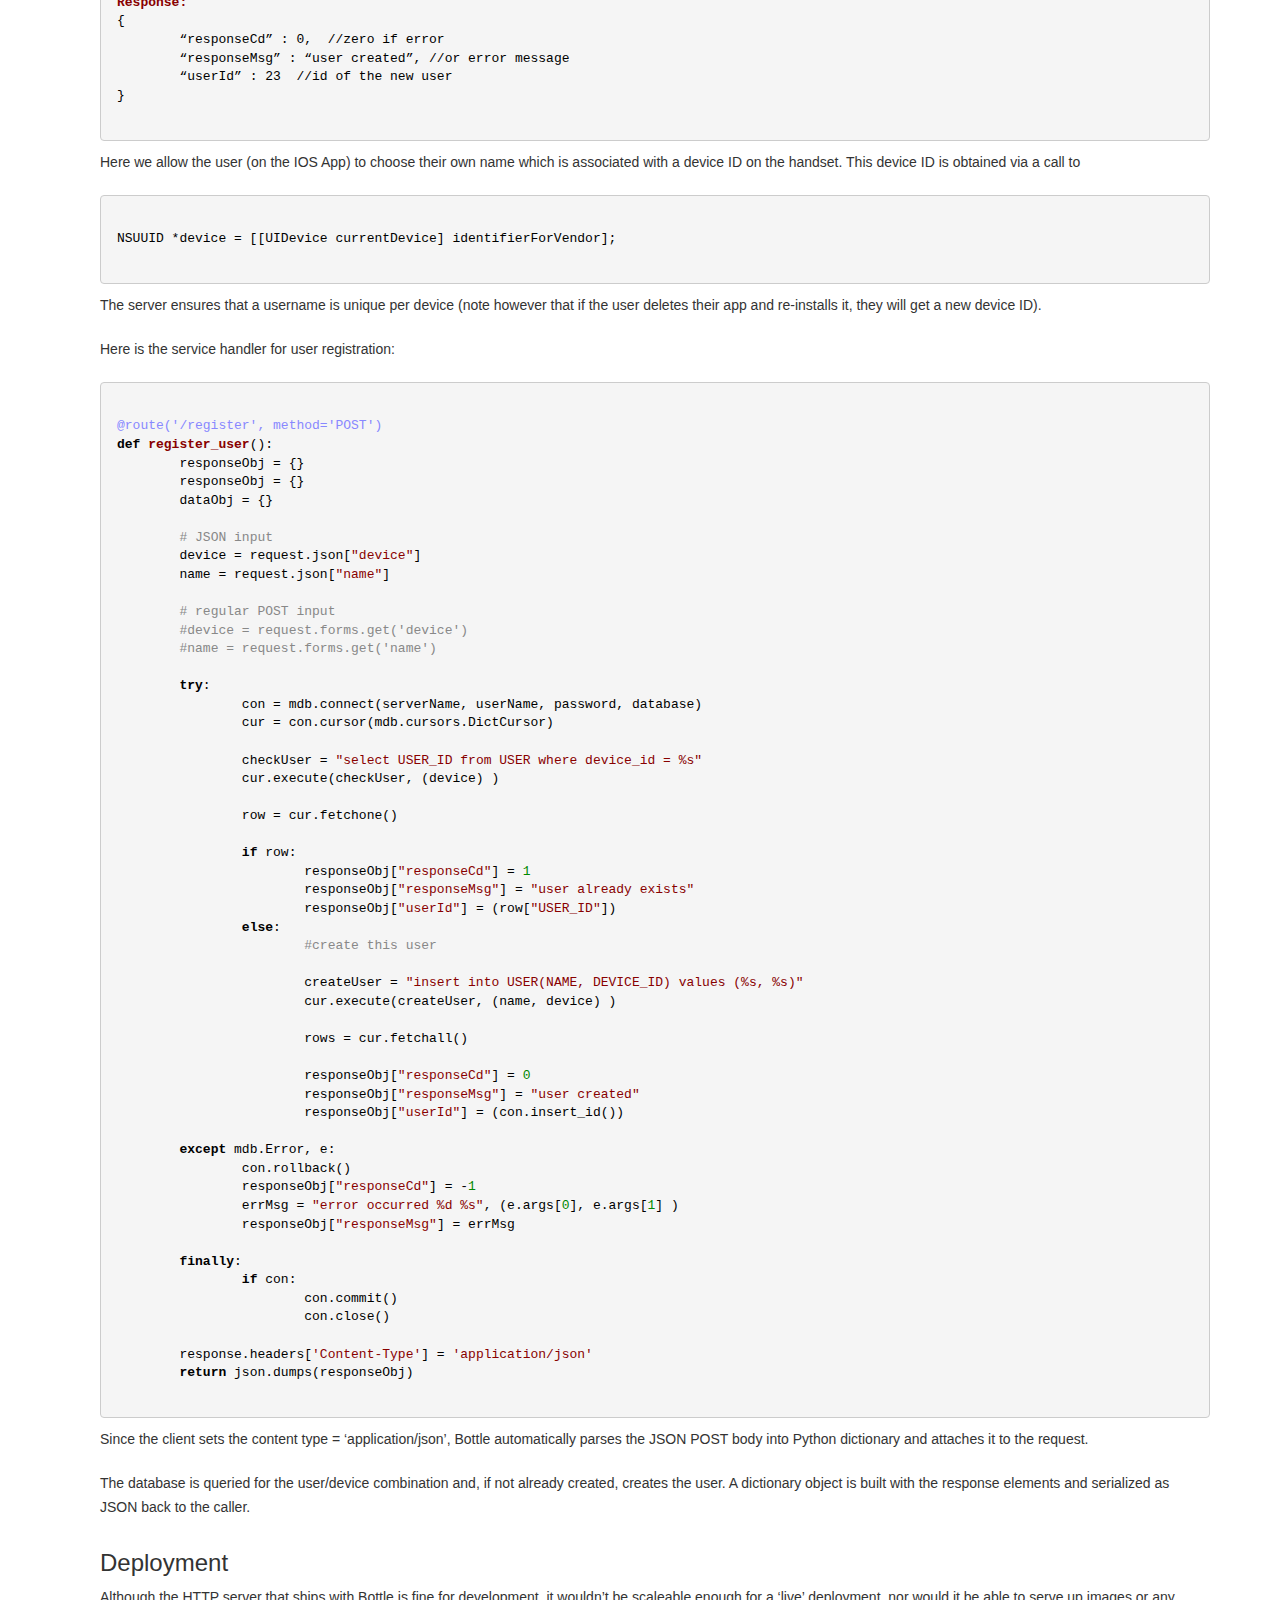
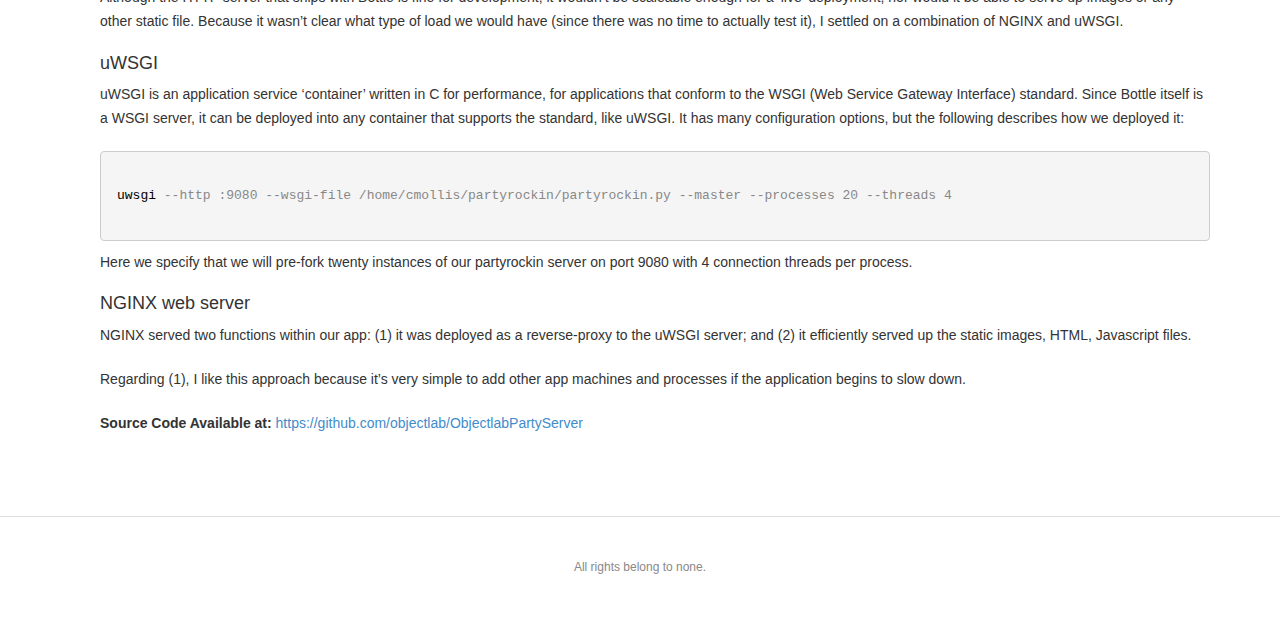
<file: updates/partyapp/server.html>
<!DOCTYPE html>
<html lang="en">
	<head>
		<meta charset="utf-8">
		<meta http-equiv="X-UA-Compatible" content="IE=edge">
		<meta name="viewport" content="width=device-width, initial-scale=1">
		<meta name="description" content="">
		<meta name="author" content="">
		<link rel="shortcut icon" href="/ico/favicon.ico">

		<title>Objectlab LLC - Party App - iBeacons</title>

		<!-- Bootstrap core CSS -->
		<link href="/bootstrap/css/bootstrap.min.css" rel="stylesheet">

		<!-- Custom styles for this template -->
		<link href="/css/objectlab.css" rel="stylesheet">
		
		<!-- Social Glyphicons -->
		<link href="/css/social.css" rel="stylesheet">

		<!-- HTML5 shim and Respond.js IE8 support of HTML5 elements and media queries -->
		<!--[if lt IE 9]>
		<script src="https://oss.maxcdn.com/libs/html5shiv/3.7.0/html5shiv.js"></script>
		<script src="https://oss.maxcdn.com/libs/respond.js/1.4.2/respond.min.js"></script>
		<![endif]-->
		
		<!-- highlight.js -->
		<link rel="stylesheet" href="/lib/highlight/styles/default.css">
		<script src="/lib/highlight/highlight.pack.js"></script>
		<script>hljs.initHighlightingOnLoad();</script>
		
		
	</head>

	<body>
		
		
		<div class="navbar navbar-ol navbar-fixed-top" role="navigation">
			<div class="container">
				<div class="navbar-header">
					<button type="button" class="navbar-toggle" data-toggle="collapse" data-target=".navbar-collapse">
						<span class="sr-only">Toggle navigation</span>
						<span class="icon-bar"></span>
						<span class="icon-bar"></span>
						<span class="icon-bar"></span>
					</button>
					<a class="navbar-brand" href="/">objectlab</a>
					
				</div>
				
				<div class="collapse navbar-collapse">
					<ul class="nav navbar-nav">
						<li class="active">
							<a href="/">Updates</a>
						</li>
						<li>
							<a href="/about/">About Us</a>
						</li>
						<li>
							<a href="/partners/">Partners</a>
						</li>
						<li>
							<a href="/contact/">Contact</a>
						</li>
					</ul>
					<div class="nav navbar-nav navbar-right social-links">
						<a href="http://www.linkedin.com/company/objectlab" class="social linked_in" ></a>
						<a href="http://twitter.com/objectlabtwits" class="social twitter" ></a>
					</div>
				</div><!--/.nav-collapse -->
				
			</div>
		</div>

		
		<!-- CONTENT -->
		
		<div class="container">
			
			<div class="banner banner-server" >
				
				<div class="sub-nav" role="navigation">
					<ul class="nav navbar-nav">
						<li class="title">
							<a href="/" >Objectlab Party App</a>
						</li>
						<li >
							<a href="/updates/partyapp/ibeacons.html">iBeacons</a>
						</li>
						<li>
							<a href="/updates/partyapp/iosapp.html">iOS App</a>
						</li>
						<li class="active">
							<div class="visible-xs vert-active-ind" >&nbsp;</div>
							<a href="/updates/partyapp/server.html">Server App</a>
							<div class="hidden-xs active-ind" > </div>
						</li>
						<li>
							<a href="/updates/partyapp/visualization.html">Visualization</a>
						</li>
					</ul>
					
				</div>
				
			</div><!-- /.banner -->
			
			
			<div class="container page-content">

				<div class="page-header">
					<h1>Server App</h1>
				</div>
				
				<h2>Server</h2>
				
				<p >In order to capture the activity being driven by the IOS App as well as drive the D3.js visualizations, we needed a server.  
					The server provided both a network data storage service and general use-case ‘controller’ coordinating the following functions:
				</p>

				<ul>
					<li>
						User Registration
					</li>
					<li>
						User Image Upload
					</li>
					<li>
						Bar Score Update
					</li>
					<li>
						iBeacon claiming
					</li>
					<li>
						Update Leaderboards
					</li>
				</ul>
				
				<p>Since it was also a web server, it would serve up the images, HTML, javascript, and CSS files for the real-time activity displays. </p>
				
				<h2>Components</h2>
				
				<p>
					The following describes the software components that were used to build the server.  A more detailed description and installation 
					instructions can be found here:  
					<a href="https://github.com/objectlab/ObjectlabPartyServer">https://github.com/objectlab/ObjectlabPartyServer</a>
				</p>
				
				<h3>Hosting</h3>
				
				<p>
					Since I had previously used Google App Engine for app server integration, I briefly considered utilizing it for this application.  
					There are some advantages to using GAE, namely that hosting, scaling, and database services are built-in.   For specific reasons 
					(stated below), however, I chose to deploy on Amazon Web Services.   I quickly spun up a medium-sized i Ubuntu instance on AWS.  
					Depending on your needs and capabilities, this is often the least painful way to go and the tools that Amazon gives you are really 
					nice, in my opinion.
				</p>
				
				<h3>Database</h3>
				
				<p>
					I’ve used MySQL for other ‘quick-and-dirty’ development projects in the past, so I settled on that.   It’s also relatively simple to install on Ubuntu Linux.   
				</p>
				
				<h3>Language</h3>
				
				<p>
					Although I use Java almost every day, Python is my go-to.  Nothing beats the expressiveness of the language, it’s rich ecosystem, or its speed of deployment.  
					Java is a great language, and the JVM is a battle-tested, mature technology.  However, this is both a blessing and a curse as it stumbles under its own weight at 
					times.  Simple things should be simple, but they’re not always with this language.  This is particularly true when building when building web applications.   
				</p>
				
				<h3>App Server </h3>
				
				<p>
					Most of what the server had to do was handle service requests from the IOS app and D3.js visualizations.  Given the time constraints, I needed a way to create this “API” quickly.   
					Given that we had a few streams of development going concurrently, and multiple developers, I felt that we needed more control of the HTTP service tier and OS-level filesystem access.    
				</p>

				<p>
					Since this is a ‘micro’-style web application,  I decided on a ‘micro framework’.  If you’re using Python, 
					then one of the easiest and complete micro frameworks  is <a href="http://bottlepy.org/docs/dev/index.html">Bottle</a>.       
				</p>
				
				<p>
					The Bottle website describes it as ‘fast, simple, and lightweight’ and it is.  It supports request-to-function call routing, page templates, and ships 
					with its own web server.   Here’s an example web application from the Bottle website:
				</p>				

				<pre><code>
from bottle import route, run, template

@route(&#39;/hello/&lt;name&gt;&#39;)
def index(name):
    return template(&#39;&lt;b&gt;Hello {{name}}&lt;/b&gt;!&#39;, name=name)

run(host=&#39;localhost&#39;, port=8080)			
				</code></pre>

				<p>
					That’s it.  Since it’s based on Python, it’s easy to install other components as well.  For our app, we utilized three external Python libraries:    
				</p>
				
				<p><a href="https://pypi.python.org/pypi/MySQL-python/1.2.3">MySQLdb:</a> for mysql access from Bottle web service methods</p>
				
				<p><a href="https://pypi.python.org/pypi/simplejson/">SimpleJSON:</a> for serializing data into JSON service responses</p>
				
				<p><a href="http://beaker.readthedocs.org/en/latest/">Beaker:</a> for session management</p>
				
				<p>
					Bottle is somewhat limiting in that it’s really designed for a single page deployment.  That is, the server is entirely composed of a single python script which contains all of the 
					web service implementation code.  It’s great for a small ‘micro’ application a la Google App Engine.  However, it’s not great for large website development, in my opinion.  There are
					 better frameworks for that, namely Pyramid/Pylons, Django, or Flask.
				</p>
				
				<h3>Schema</h3>
				
				<p>
					Given the compressed implementation timeframe, we decided to go with a very simple de-normalized table structure.  Essentially, the database existed of a list of users, a link to 
					their current profile image, and a list of counters for their bar score, and each ibeacon they found.  Frankly, not the most extensible design.
				</p>
				
				<p>
					However, we knew the UUIDs for each beacon, where they were (geographically), and what beacon number in the database it corresponded to, so we fixed that into the service protocol.  
					This made inserts, updates fast and services themselves easy to write.  Obviously a better approach would be to normalize the relationship between user, location, and device (so we 
					leave that for an exercise for the reader). 
				</p>
				
				<p>
					Here is the schema for the table:
				</p>
						
				<pre><code>
CREATE TABLE USER (
  USER_ID int(11) NOT NULL AUTO_INCREMENT,
  NAME varchar(255) NOT NULL DEFAULT '',
  IMG_REF varchar(255) DEFAULT NULL,
  BAR_SCORE int(11) NOT NULL DEFAULT '0',
  BEACON_1 int(11) NOT NULL DEFAULT '0',
  BEACON_2 int(11) NOT NULL DEFAULT '0',
  BEACON_3 int(11) NOT NULL DEFAULT '0',
  BEACON_4 int(11) NOT NULL DEFAULT '0',
  BEACON_5 int(11) NOT NULL DEFAULT '0',
  BEACON_6 int(11) NOT NULL DEFAULT '0',
  BEACON_7 int(11) NOT NULL DEFAULT '0',
  BEACON_8 int(11) NOT NULL DEFAULT '0',
  FOUND_EGGS int(11) NOT NULL DEFAULT '0',
  LAST_BAR_DETECTION timestamp NULL DEFAULT NULL,
  LAST_BEACON_CLAIM timestamp NULL DEFAULT NULL,
  DEVICE_ID varchar(255) DEFAULT '',
  UNIQUE KEY `USER_ID` (`USER_ID`)
);
				</code></pre>

				<h3>Protocol</h3>
				
				<p>
					Since JSON is easily constructed and parsed in Cocoa, Javascript, and Python, we elected to go with a simple JSON-based protocol to move data between the clients (IOS App and D3 
					visualization) and the server.  
				</p>
				
				<p>
					The protocol itself was implemented as a REST-style HTTP definition which, again, is easily implemented in all of the endpoints.  Here is an example API call to register a user:
				</p>
				
				<pre><code>
POST http://partyserver/register 
{
	“user” : “cmollis”, 
	“device” : “14B4A219-AD7A-46C2-9773-7880ADD23876”
}

Response:
{
	“responseCd” : 0,  //zero if error 
	“responseMsg” : “user created”, //or error message
	“userId” : 23  //id of the new user
}
				</code></pre>
				
				<p>Here we allow the user (on the IOS App) to choose their own name which is associated with a device ID on the handset.  This device ID is obtained via a call to </p> 
				
				<pre><code>
NSUUID *device = [[UIDevice currentDevice] identifierForVendor];
				</code></pre>
			
				<p>The server ensures that a username is unique per device (note however that if the user deletes their app and re-installs it, they will get a new device ID).</p>
				
				<p>Here is the service handler for user registration:</p>
				
				<pre><code>
@route('/register', method='POST')
def register_user():
        responseObj = {}
        responseObj = {}
        dataObj = {}

        # JSON input
        device = request.json["device"]
        name = request.json["name"]

        # regular POST input
        #device = request.forms.get('device')
        #name = request.forms.get('name')

        try:
                con = mdb.connect(serverName, userName, password, database)
                cur = con.cursor(mdb.cursors.DictCursor)

                checkUser = "select USER_ID from USER where device_id = %s"
                cur.execute(checkUser, (device) )

                row = cur.fetchone()

                if row:
                        responseObj["responseCd"] = 1
                        responseObj["responseMsg"] = "user already exists"
                        responseObj["userId"] = (row["USER_ID"])
                else:
                        #create this user 

                        createUser = "insert into USER(NAME, DEVICE_ID) values (%s, %s)"
                        cur.execute(createUser, (name, device) )

                        rows = cur.fetchall()

                        responseObj["responseCd"] = 0
                        responseObj["responseMsg"] = "user created"
                        responseObj["userId"] = (con.insert_id())

        except mdb.Error, e:
                con.rollback()
                responseObj["responseCd"] = -1
                errMsg = "error occurred %d %s", (e.args[0], e.args[1] )
                responseObj["responseMsg"] = errMsg

        finally:
                if con:
                        con.commit()
                        con.close()

        response.headers['Content-Type'] = 'application/json'
        return json.dumps(responseObj)
				</code></pre>
				
				<p>
					Since the client sets the content type = ‘application/json’, Bottle automatically parses the JSON POST body into Python dictionary and attaches it to the request.
				</p>
				
				<p>
					The database is queried for the user/device combination and, if not already created, creates the user.  A dictionary object is built with the response elements and 
					serialized as JSON back to the caller.
				</p>
				
				<h3>Deployment</h3>
				
				<p>
					Although the HTTP server that ships with Bottle is fine for development, it wouldn’t be scaleable enough for a ‘live’ deployment, nor would it be able to serve up images 
					or any other static file.  Because it wasn’t clear what type of load we would have  (since there was no time to actually test it), I settled on a combination of NGINX and uWSGI. 
				</p>
				
				<h4>uWSGI</h4>
				
				<p>
					uWSGI is an application service ‘container’ written in C for performance, for applications that conform to the WSGI (Web Service Gateway Interface) standard.  Since Bottle itself is a 
					WSGI server, it can be deployed into any container that supports the standard, like uWSGI.  It has many configuration options, but the following describes how we deployed it:
				</p>
				
				<pre><code>
uwsgi --http :9080 --wsgi-file /home/cmollis/partyrockin/partyrockin.py --master --processes 20 --threads 4
				</code></pre>
				
				<p>Here we specify that we will pre-fork twenty instances of our partyrockin server on port 9080 with 4 connection threads per process. </p>
				
				<h4>NGINX web server</h4>
				
				<p>NGINX served two functions within our app: (1) it was deployed as a reverse-proxy to the uWSGI server; and (2) it efficiently served up the static images, HTML, Javascript files. </p>
				
				<p>Regarding (1), I like this approach because it’s very simple to add other app machines and processes if the application begins to slow down. </p>
			
			<p> <b>Source Code Available at:</b> 
				<a href='https://github.com/objectlab/ObjectlabPartyServer'>https://github.com/objectlab/ObjectlabPartyServer</a>
				</p>

			</div> <!-- /.page-content -->
			

		</div><!-- /.container -->
		
		
		<!-- FOOTER -->
		
		<footer class="footer-ol" role="contentinfo">
			<div class="container">
				<p>All rights belong to none.</p>
			</div>
		</footer>

		<!-- Bootstrap core JavaScript
		================================================== -->
		<!-- Placed at the end of the document so the pages load faster -->
		<script src="https://ajax.googleapis.com/ajax/libs/jquery/1.11.0/jquery.min.js"></script>
		<script src="/bootstrap/js/bootstrap.min.js"></script>
	</body>
</html>
</file>
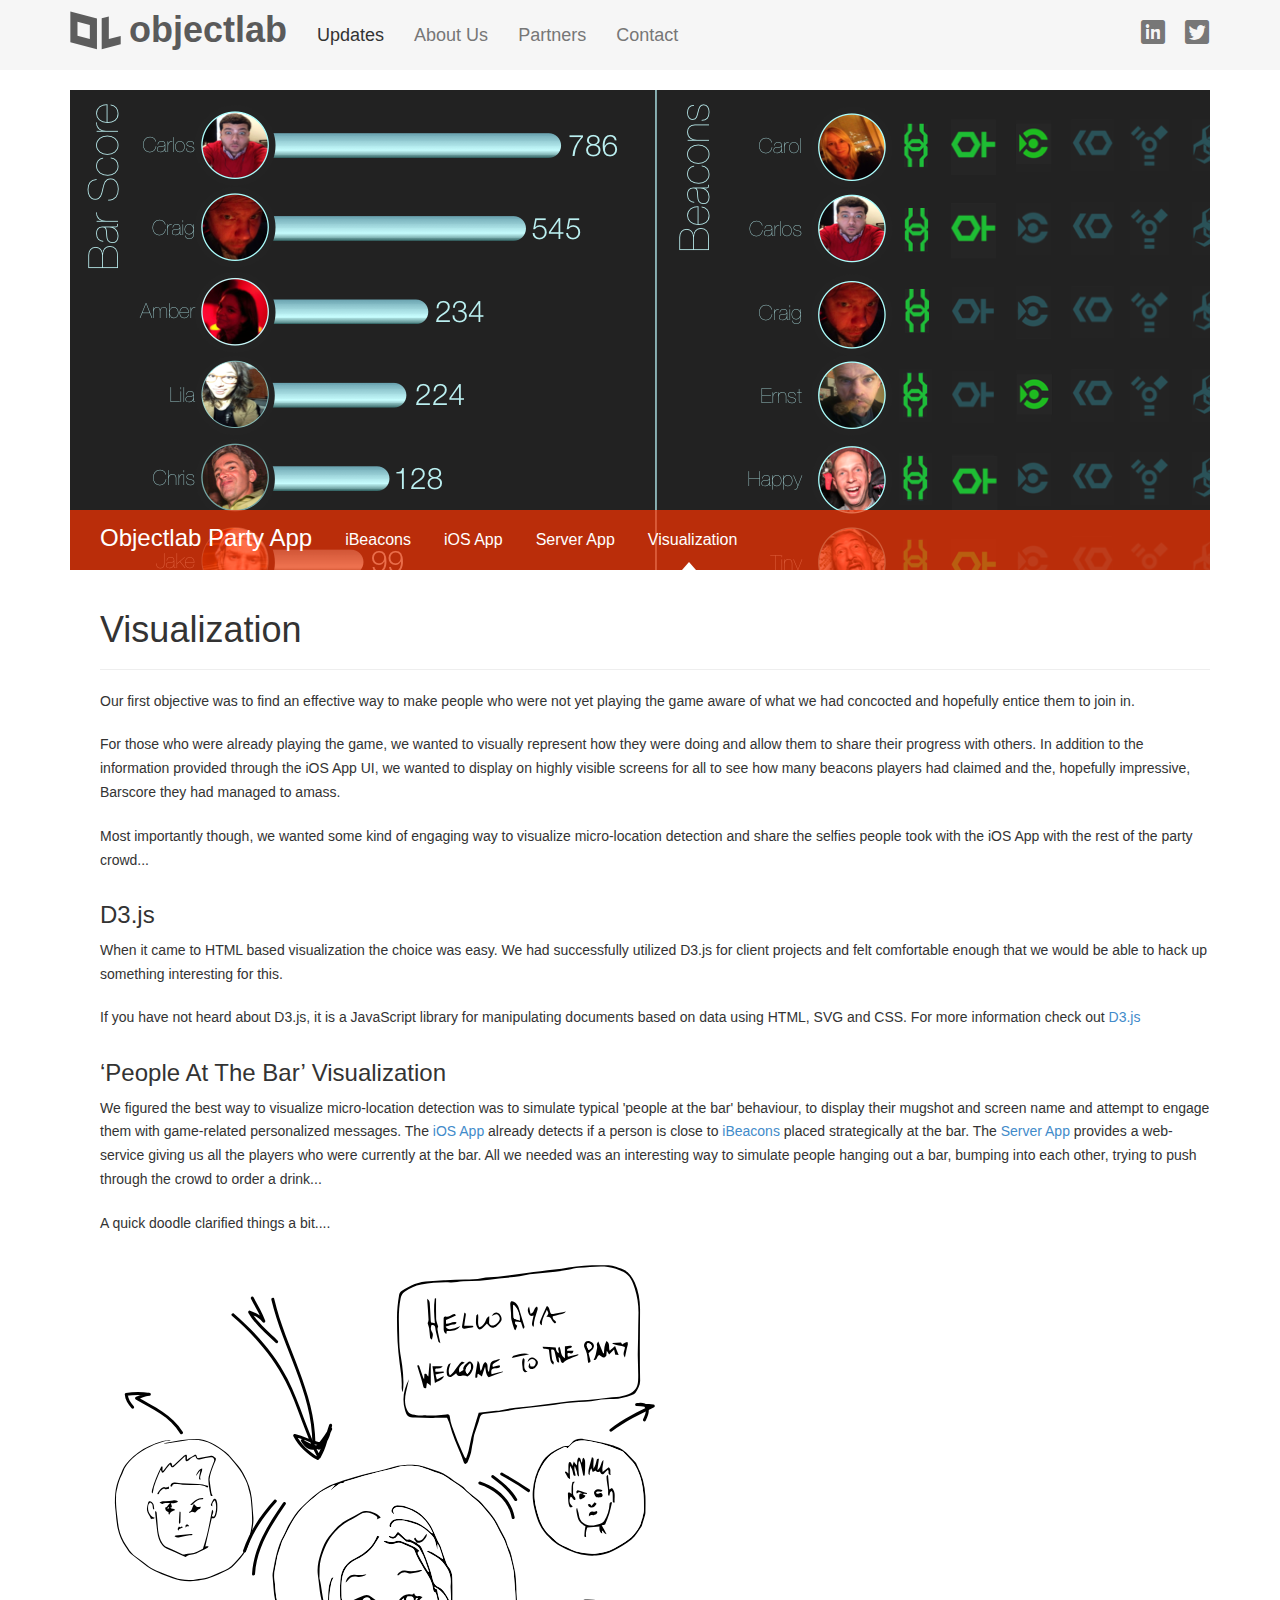
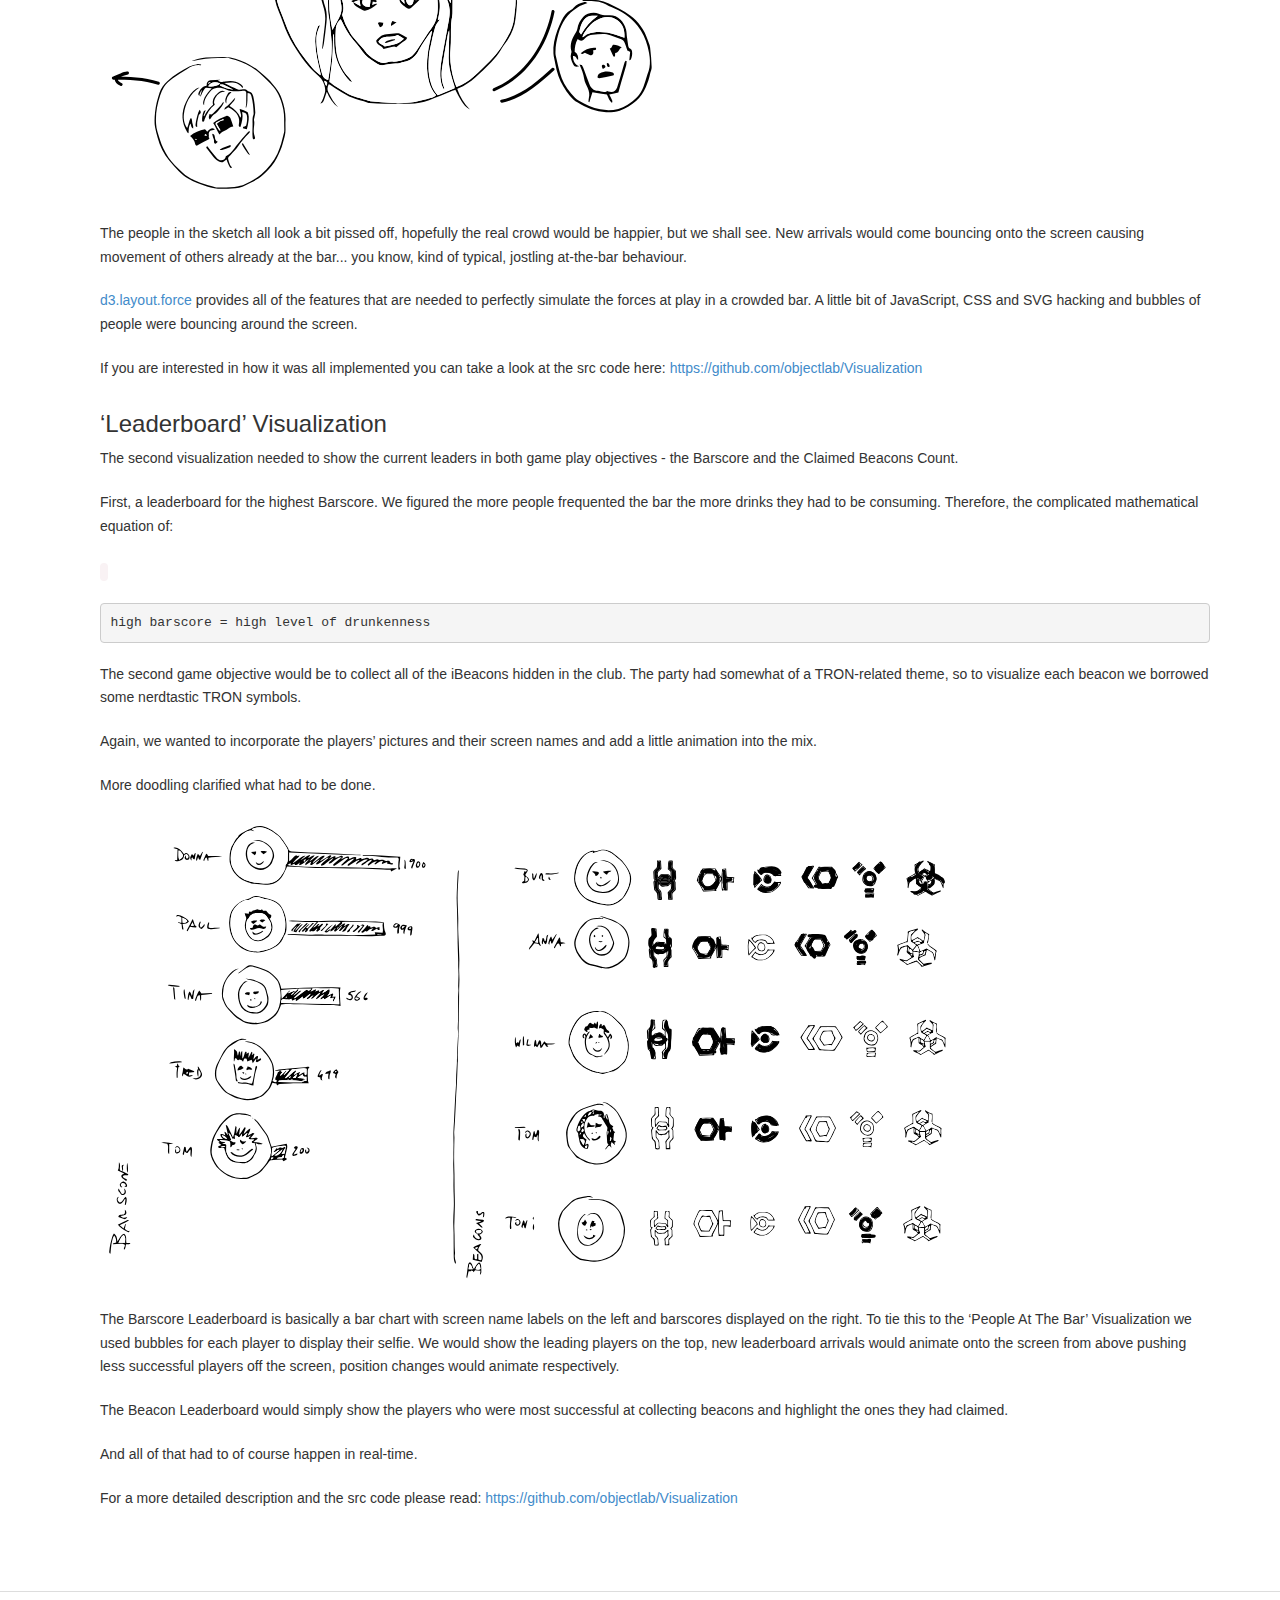
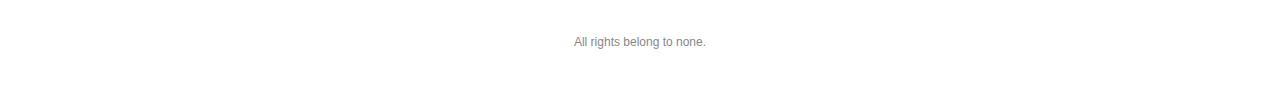
<file: updates/partyapp/visualization.html>
<!DOCTYPE html>
<html lang="en">
	<head>
		<meta charset="utf-8">
		<meta http-equiv="X-UA-Compatible" content="IE=edge">
		<meta name="viewport" content="width=device-width, initial-scale=1">
		<meta name="description" content="">
		<meta name="author" content="">
		<link rel="shortcut icon" href="/ico/favicon.ico">

		<title>Objectlab LLC - Party App - Visualization</title>

		<!-- Bootstrap core CSS -->
		<link href="/bootstrap/css/bootstrap.min.css" rel="stylesheet">

		<!-- Custom styles for this template -->
		<link href="/css/objectlab.css" rel="stylesheet">
		
		<!-- Social Glyphicons -->
		<link href="/css/social.css" rel="stylesheet">

		<!-- HTML5 shim and Respond.js IE8 support of HTML5 elements and media queries -->
		<!--[if lt IE 9]>
		<script src="https://oss.maxcdn.com/libs/html5shiv/3.7.0/html5shiv.js"></script>
		<script src="https://oss.maxcdn.com/libs/respond.js/1.4.2/respond.min.js"></script>
		<![endif]-->
	</head>

	<body>
		
		
		<div class="navbar navbar-ol navbar-fixed-top" role="navigation">
			<div class="container">
				<div class="navbar-header">
					<button type="button" class="navbar-toggle" data-toggle="collapse" data-target=".navbar-collapse">
						<span class="sr-only">Toggle navigation</span>
						<span class="icon-bar"></span>
						<span class="icon-bar"></span>
						<span class="icon-bar"></span>
					</button>
					<a class="navbar-brand" href="/">objectlab</a>
					
				</div>
				
				<div class="collapse navbar-collapse">
					<ul class="nav navbar-nav">
						<li class="active">
							<a href="/">Updates</a>
						</li>
						<li>
							<a href="/about/">About Us</a>
						</li>
						<li>
							<a href="/partners/">Partners</a>
						</li>
						<li>
							<a href="/contact/">Contact</a>
						</li>
					</ul>
					<div class="nav navbar-nav navbar-right social-links">
						<a href="http://www.linkedin.com/company/objectlab" class="social linked_in" ></a>
						<a href="http://twitter.com/objectlabtwits" class="social twitter" ></a>
					</div>
				</div><!--/.nav-collapse -->
				
			</div>
		</div>

		
		<!-- CONTENT -->
		
		<div class="container">
			
			<div class="banner banner-visualization" >
				
				<div class="sub-nav" role="navigation">
					<ul class="nav navbar-nav">
						<li class="title">
							<a href="/" >Objectlab Party App</a>
						</li>
						<li >
							<a href="/updates/partyapp/ibeacons.html">iBeacons</a>
						</li>
						<li>
							<a href="/updates/partyapp/iosapp.html">iOS App</a>
						</li>
						<li>
							<a href="/updates/partyapp/server.html">Server App</a>
						</li>
						<li class="active">
							<div class="visible-xs vert-active-ind" >&nbsp;</div>
							<a href="/updates/partyapp/visualization.html">Visualization</a>
							<div class="hidden-xs active-ind" > </div>
						</li>
					</ul>
					
				</div>
				
			</div><!-- /.banner -->
			
			
			<div class="container page-content">

				<div class="page-header">
					<h1>Visualization</h1>
				</div>
				
				<p >
					Our first objective was to find an effective way to make people who were not yet playing the game aware of what we had concocted and hopefully entice them to join in.
				</p>
				
				<p>
					For those who were already playing the game, we wanted to visually represent how they were doing and allow them to share their progress with others. In addition to the 
					information provided through the iOS App UI, we wanted to display on highly visible screens for all to see how many beacons players had claimed and the, hopefully 
					impressive, Barscore they had managed to amass.
				</p>
				
				<p>
					Most importantly though, we wanted some kind of engaging way to visualize micro-location detection and share the selfies people took with the iOS App with the rest of the party crowd... 
				</p>
				
				<h3>D3.js</h3>
				
				<p>
					When it came to HTML based visualization the choice was easy. We had successfully utilized D3.js for client projects and felt comfortable enough that we would be able to hack up something interesting for this.
				</p>
				
				<p>
					If you have not heard about D3.js, it is a JavaScript library for manipulating documents based on data using HTML, SVG and CSS. For more information check out  <a href="http://www.d3js.org">D3.js</a>
				</p>
				
				<h3>‘People At The Bar’ Visualization</h3>
				
				<p>
					We figured the best way to visualize micro-location detection was to simulate typical 'people at the bar' behaviour, to display their mugshot and screen name and attempt to engage them with game-related personalized messages. 
					The <a href="http://objectlab.github.io/updates/partyapp/iosapp.html">iOS App</a> already detects if a person is close to <a href="http://objectlab.github.io/updates/partyapp/ibeacons.html">iBeacons</a> placed strategically at the bar. 
					The <a href="http://objectlab.github.io/updates/partyapp/server.html">Server App</a> provides a web-service 
					giving us all the players who were currently at the bar. All we needed was an interesting way to simulate people hanging out a bar, bumping into each other, trying to push through the crowd to order a drink...
				</p>
				
				<p>
					A quick doodle clarified things a bit....
				</p>
				
				<p>
					<img src="/svg/peopleAtTheBar.svg">
				</p>

				<p>
					The people in the sketch all look a bit pissed off, hopefully the real crowd would be happier, but we shall see. New arrivals would come bouncing onto the screen causing movement of others already at the bar... 
					you know, kind of typical, jostling at-the-bar behaviour.
				</p>
				
				<p>
					<a href="https://github.com/mbostock/d3/wiki/Force-Layout#force">d3.layout.force</a> provides all of the features that are needed to perfectly simulate the forces at play in a crowded bar.  
					A little bit of JavaScript, CSS and SVG hacking and bubbles of people were bouncing around the screen.  
				</p>
				<p>
					If you are interested in how it was all implemented you can take a look at the src code here:
					<a href="https://github.com/objectlab/Visualization">https://github.com/objectlab/Visualization</a>
				</p>
				
				<h3>‘Leaderboard’ Visualization</h3>
				
				<p>
					The second visualization needed to show the current leaders in both game play objectives - the Barscore and the Claimed Beacons Count. 
				</p>
				
				<p>
					First, a leaderboard for the highest Barscore. We figured the more people frequented the bar the more drinks they had to be consuming.  
					Therefore, the complicated mathematical equation of:
				</p>
				
				<p>
					<code><pre>high barscore = high level of drunkenness</pre></code>
				</p>
				
				<p>
					The second game objective would be to collect all of the iBeacons hidden in the club. The party had somewhat of a TRON-related theme, 
					so to visualize each beacon we borrowed some nerdtastic TRON symbols.
				</p>
				
				<p>
					Again, we wanted to incorporate the players’ pictures and their screen names and add a little animation into the mix.
				</p>
				
				<p>
					More doodling clarified what had to be done.
				</p>
				<p>
					<img src="/svg/leaderboard.svg">
				</p>
				
				<p>
					The Barscore Leaderboard is basically a bar chart with screen name labels on the left and barscores displayed on the right. 
					To tie this to the ‘People At The Bar’ Visualization we used bubbles for each player to display their selfie. We would show the 
					leading players on the top, new leaderboard arrivals would animate onto the screen from above pushing less successful players off the screen, 
					position changes would animate respectively.
				</p>
				
				<p>
					The Beacon Leaderboard would simply show the players who were most successful at collecting beacons and highlight the ones they had claimed.
				</p>
				
				<p>
					And all of that had to of course happen in real-time.
				</p>
				
				<p>
					For a more detailed description and the src code please read:
					<a href="https://github.com/objectlab/Visualization"> https://github.com/objectlab/Visualization </a>
				</p>
			
			</div> <!-- /.page-content -->
			

		</div><!-- /.container -->
		
		
		<!-- FOOTER -->
		
		<footer class="footer-ol" role="contentinfo">
			<div class="container">
				<p>All rights belong to none.</p>
			</div>
		</footer>

		<!-- Bootstrap core JavaScript
		================================================== -->
		<!-- Placed at the end of the document so the pages load faster -->
		<script src="https://ajax.googleapis.com/ajax/libs/jquery/1.11.0/jquery.min.js"></script>
		<script src="/bootstrap/js/bootstrap.min.js"></script>
	</body>
</html>
</file>
<file: css/objectlab.css>
body {
  	padding-top: 90px;
  	/*font-family: Helvetica-Light,Helvetica,Arial,sans-serif;*/
	font-size: 14px;
	line-height: 1.7;
	color: #333;
}

p {
	margin: 0 0 20px 0;
}

h1, .h1, h2, .h2, h3, .h3 {
	margin-top: 30px;
	margin-bottom: 10px;
}


/* Navigation bar customization */

.navbar-ol {
  background-color: #F6F6F6;
  border: none;
  padding-top: 10px;
  padding-bottom: 10px;
  border-bottom: 1px solid #FFF;
}


.navbar-ol .navbar-brand {
  color: #4A4A4A;
  font-size: 36px;
  font-weight: 600;
  padding: 20px 0 24px 74px;
  background-color: transparent;
  background: url("/img/OL.png");
  background-image: url("/svg/OL.svg"), none;
  background-size: 51px 41px;
  background-repeat:  no-repeat;
  line-height: 0px;
  opacity:0.9;
  filter:alpha(opacity=90);
  background-position: 15px 0px;
}


.navbar-ol .navbar-brand:hover,
.navbar-ol .navbar-brand:focus {
  background-color: transparent;
  opacity:1;
  filter:alpha(opacity=100);
}

.navbar-ol .navbar-text {
  color: #777;
}

.navbar-ol .navbar-nav > li > a {
  color: #777;
  font-size: 18px;
  font-weight: 200;
  padding-left: 30px;
  padding-right: 0px;
}

.navbar-ol .navbar-nav > li > a:hover,
.navbar-ol .navbar-nav > li > a:focus {
  color: #333;
  background-color: transparent;
}

.navbar-ol .navbar-nav > .active > a,
.navbar-ol .navbar-nav > .active > a:hover,
.navbar-ol .navbar-nav > .active > a:focus {
  color: #333;
  font-weight: 400;
}

.navbar-ol .navbar-nav > .disabled > a,
.navbar-ol .navbar-nav > .disabled > a:hover,
.navbar-ol .navbar-nav > .disabled > a:focus {
  color: #ccc;
  background-color: transparent;
}

.navbar-ol .navbar-toggle {
  border-color: #ddd;
}

.navbar-ol .navbar-toggle:hover,
.navbar-ol .navbar-toggle:focus {
  background-color: #ddd;
}

.navbar-ol .navbar-toggle .icon-bar {
  background-color: #888;
}

.navbar-ol .navbar-collapse,
.navbar-ol .navbar-form {
  border-color: #e7e7e7;
}




.navbar-ol .navbar-link {
  color: #777;
}

.navbar-ol .navbar-link:hover {
  color: #333;
}

.navbar-ol .social-links {
	padding: 10px 0px 0 30px;
}

.navbar-ol .social-links a{
	width: 40px;
	height: 24px;
}

.navbar-ol .social-links .social:before {
	color: #777;
}

.navbar-ol .social-links a:hover.social:before {
	color: #333;
}



/* Banner */

.banner {
	padding-top: 420px;
}

.banner-overview {
	background: #222222 url("/img/overview-banner-tron.jpg") no-repeat center top;
}

.banner-ibeacons {
	background: #F4F4F4 url("/img/raspberry.png") no-repeat 20px 50px;
	padding-top: 30px !important;
}

.banner-ibeacons .code-block {
	display: block;
	margin-left: 500px;
	height: 360px;
	margin-top: 0;
	margin-right: 30px;
	margin-bottom: 30px;
	background-color: transparent;
	overflow: hidden;
	border: 1px solid #999;
	border-radius: 4px;
}

.banner-ibeacons .code-block pre {
	border: none;
	padding: 0px;
	margin: 20px;
	max-height: 320px;
}

.banner-iosapp {
	background: #F4F4F4 url("/img/iosapp-banner.png") no-repeat left top;
}

.banner-server {
	background: #F4F4F4 url("/img/server-banner.png") no-repeat center 10px;
}

.banner-visualization {
	background: #222222 url("/img/visualization-banner.png") no-repeat left top;
}



/* Subnavigation */

.sub-nav {
	background: rgba(255,50,0,0.69);
	min-height: 60px;
}

.affix {
	top: -355px;
}

.sub-nav .navbar-nav {
	padding: 15px 20px 15px 10px;
}

.sub-nav .navbar-nav > li .active-ind {
	height: 23px;
	background:  transparent url("/img/active-indicator.png") no-repeat bottom center;
}



.sub-nav .navbar-nav > li .vert-active-ind {
	width: 20px;
	float: left;
	background:  transparent url("/img/vert-active-indicator.png") no-repeat -2px center;
	padding-top: 10px;
}

.sub-nav .navbar-nav > li > a {
  color: #FFF;
  font-size: 16px;
  font-weight: 400;
  padding: 5px 13px 5px 20px;
}

.sub-nav .navbar-nav > li.title > a {
  font-size: 24px;
  font-weight: 400;
  padding-top: 3px; 
}

.sub-nav  .navbar-nav > li > a:hover,
.sub-nav  .navbar-nav > li > a:focus {
  color: #FFF;
  background-color: transparent;
}

.sub-nav  .navbar-nav > .active > a,
.sub-nav  .navbar-nav > .active > a:hover,
.sub-nav  .navbar-nav > .active > a:focus {
  color: #FFF;
}

.sub-nav  .navbar-nav > .disabled > a,
.sub-nav  .navbar-nav > .disabled > a:hover,
.sub-nav  .navbar-nav > .disabled > a:focus {
  color: #FFF;
  background-color: transparent;
}



/* Content */

.page-content {
	padding: 0 30px 20px 30px;

}

.page-content .team-img {
	float: left;
	width: 100px;
	height: 100px;
	margin-right: 25px;
	margin-top: 5px;
	margin-bottom: 5px;
	clear: right;
}

.page-content .team-member {
	margin-top: 40px;
}

.page-content .team-bio {
	padding-top: 10px;
	clear: both;
}


/* highlight.js overwrites */

code.hljs {
	background: none;
}








/* Footer */

.footer-ol {
	padding-top: 40px;
	padding-bottom: 40px;
	text-align: center;
	font-size: 12px;
	color: #888;
	border-top: solid 1px #DDD;
	margin-top: 40px;
}
</file>
<file: css/social.css>
/*!
 *
 *  Project:  GLYPHICONS HALFLINGS
 *  Author:   Jan Kovarik - www.glyphicons.com
 *  Twitter:  @glyphicons
 *
 */
@font-face {
  font-family: 'Glyphicons Social Regular';
  src: url('../fonts/glyphicons-social-regular.eot');
  src: url('../fonts/glyphicons-social-regular.eot?#iefix') format('embedded-opentype'), url('../fonts/glyphicons-social-regular.woff') format('woff'), url('../fonts/glyphicons-social-regular.ttf') format('truetype'), url('../fonts/glyphicons-social-regular.svg#glyphicons_socialregular') format('svg');
  font-weight: normal;
  font-style: normal;
}
.social {
  display: inline-block;
  position: relative;
  padding-left: 30px;
  color: #1d1d1b;
  text-decoration: none;
  *display: inline;
  *zoom: 1;
  vertical-align: middle;
}
.social:before {
  position: absolute;
  left: 0;
  top: 0;
  display: inline-block;
  margin: 0 5px 0 0;
  font: 24px/1em 'Glyphicons Social Regular';
  font-style: normal;
  font-weight: normal;
  color: #1d1d1b;
  *display: inline;
  *zoom: 1;
  vertical-align: middle;
  text-transform: none;
  -webkit-font-smoothing: antialiased;
}
.social.white:before {
  color: #fff;
}
.social.pinterest:before {
  content: "\E001";
}
.social.dropbox:before {
  content: "\E002";
}
.social.google_plus:before {
  content: "\E003";
}
.social.jolicloud:before {
  content: "\E004";
}
.social.yahoo:before {
  content: "\E005";
}
.social.blogger:before {
  content: "\E006";
}
.social.picasa:before {
  content: "\E007";
}
.social.amazon:before {
  content: "\E008";
}
.social.tumblr:before {
  content: "\E009";
}
.social.wordpress:before {
  content: "\E010";
}
.social.instapaper:before {
  content: "\E011";
}
.social.evernote:before {
  content: "\E012";
}
.social.xing:before {
  content: "\E013";
}
.social.zootool:before {
  content: "\E014";
}
.social.dribbble:before {
  content: "\E015";
}
.social.deviantart:before {
  content: "\E016";
}
.social.read_it_later:before {
  content: "\E017";
}
.social.linked_in:before {
  content: "\E018";
}
.social.forrst:before {
  content: "\E019";
}
.social.pinboard:before {
  content: "\E020";
}
.social.behance:before {
  content: "\E021";
}
.social.github:before {
  content: "\E022";
}
.social.youtube:before {
  content: "\E023";
}
.social.skitch:before {
  content: "\E024";
}
.social.foursquare:before {
  content: "\E025";
}
.social.quora:before {
  content: "\E026";
}
.social.badoo:before {
  content: "\E027";
}
.social.spotify:before {
  content: "\E028";
}
.social.stumbleupon:before {
  content: "\E029";
}
.social.readability:before {
  content: "\E030";
}
.social.facebook:before {
  content: "\E031";
}
.social.twitter:before {
  content: "\E032";
}
.social.instagram:before {
  content: "\E033";
}
.social.posterous_spaces:before {
  content: "\E034";
}
.social.vimeo:before {
  content: "\E035";
}
.social.flickr:before {
  content: "\E036";
}
.social.last_fm:before {
  content: "\E037";
}
.social.rss:before {
  content: "\E038";
}
.social.skype:before {
  content: "\E039";
}
.social.e-mail:before {
  content: "\E040";
}
.social.vine:before {
  content: "\E041";
}
.social.myspace:before {
  content: "\E042";
}
.social.goodreads:before {
  content: "\E043";
}
.social.apple:before {
  content: "\F8FF";
}
.social.windows:before {
  content: "\E045";
}
.social.yelp:before {
  content: "\E046";
}
.social.playstation:before {
  content: "\E047";
}
.social.xbox:before {
  content: "\E048";
}
.social.android:before {
  content: "\E049";
}
.social.ios:before {
  content: "\E050";
}
.social-icon {
  display: inline-block;
  width: 24px;
  height: 24px;
  margin: 0 8px 0 0;
  line-height: 14px;
  vertical-align: text-top;
  background-image: url(../images/glyphicons_social.svg);
  background-position: 0 0;
  background-repeat: no-repeat;
  vertical-align: top;
  *display: inline;
  *zoom: 1;
  *margin-right: .3em;
}
.social-icon _:-o-prefocus,
.social-icon {
  background-image: url(../images/glyphicons_social.png);
}
.no-inlinesvg .social-icon {
  background-image: url(../images/glyphicons_social.png);
}
.social-icon.white {
  background-image: url(../images/glyphicons_social-white.svg);
}
.social-icon.white _:-o-prefocus,
.social-icon.white {
  background-image: url(../images/glyphicons_social-white.png);
}
.no-inlinesvg .social-icon.white {
  background-image: url(../images/glyphicons_social-white.png);
}
.social-icon.pinterest {
  background-position: 0px 0px;
}
.social-icon.dropbox {
  background-position: -48px 0px;
}
.social-icon.google_plus {
  background-position: -96px 0px;
}
.social-icon.jolicloud {
  background-position: -144px 0px;
}
.social-icon.yahoo {
  background-position: -192px 0px;
}
.social-icon.blogger {
  background-position: -240px 0px;
}
.social-icon.picasa {
  background-position: -288px 0px;
}
.social-icon.amazon {
  background-position: -336px 0px;
}
.social-icon.tumblr {
  background-position: -384px 0px;
}
.social-icon.wordpress {
  background-position: -432px 0px;
}
.social-icon.instapaper {
  background-position: 0px -48px;
}
.social-icon.evernote {
  background-position: -48px -48px;
}
.social-icon.xing {
  background-position: -96px -48px;
}
.social-icon.zootool {
  background-position: -144px -48px;
}
.social-icon.dribbble {
  background-position: -192px -48px;
}
.social-icon.deviantart {
  background-position: -240px -48px;
}
.social-icon.read_it_later {
  background-position: -288px -48px;
}
.social-icon.linked_in {
  background-position: -336px -48px;
}
.social-icon.forrst {
  background-position: -384px -48px;
}
.social-icon.pinboard {
  background-position: -432px -48px;
}
.social-icon.behance {
  background-position: 0px -96px;
}
.social-icon.github {
  background-position: -48px -96px;
}
.social-icon.youtube {
  background-position: -96px -96px;
}
.social-icon.skitch {
  background-position: -144px -96px;
}
.social-icon.foursquare {
  background-position: -192px -96px;
}
.social-icon.quora {
  background-position: -240px -96px;
}
.social-icon.badoo {
  background-position: -288px -96px;
}
.social-icon.spotify {
  background-position: -336px -96px;
}
.social-icon.stumbleupon {
  background-position: -384px -96px;
}
.social-icon.readability {
  background-position: -432px -96px;
}
.social-icon.facebook {
  background-position: 0px -144px;
}
.social-icon.twitter {
  background-position: -48px -144px;
}
.social-icon.instagram {
  background-position: -96px -144px;
}
.social-icon.posterous_spaces {
  background-position: -144px -144px;
}
.social-icon.vimeo {
  background-position: -192px -144px;
}
.social-icon.flickr {
  background-position: -240px -144px;
}
.social-icon.last_fm {
  background-position: -288px -144px;
}
.social-icon.rss {
  background-position: -336px -144px;
}
.social-icon.skype {
  background-position: -384px -144px;
}
.social-icon.e-mail {
  background-position: -432px -144px;
}
.social-icon.vine {
  background-position: 0px -192px;
}
.social-icon.myspace {
  background-position: -48px -192px;
}
.social-icon.goodreads {
  background-position: -96px -192px;
}
.social-icon.apple {
  background-position: -144px -192px;
}
.social-icon.windows {
  background-position: -192px -192px;
}
.social-icon.yelp {
  background-position: -240px -192px;
}
.social-icon.playstation {
  background-position: -288px -192px;
}
.social-icon.xbox {
  background-position: -336px -192px;
}
.social-icon.android {
  background-position: -384px -192px;
}
.social-icon.ios {
  background-position: -432px -192px;
}
</file>
<file: lib/highlight/styles/default.css>
/*

Original style from softwaremaniacs.org (c) Ivan Sagalaev <Maniac@SoftwareManiacs.Org>

*/

.hljs {
  display: block; padding: 0.5em;
  background: #F0F0F0;
}

.hljs,
.hljs-subst,
.hljs-tag .hljs-title,
.lisp .hljs-title,
.clojure .hljs-built_in,
.nginx .hljs-title {
  color: black;
}

.hljs-string,
.hljs-title,
.hljs-constant,
.hljs-parent,
.hljs-tag .hljs-value,
.hljs-rules .hljs-value,
.hljs-rules .hljs-value .hljs-number,
.hljs-preprocessor,
.hljs-pragma,
.haml .hljs-symbol,
.ruby .hljs-symbol,
.ruby .hljs-symbol .hljs-string,
.hljs-aggregate,
.hljs-template_tag,
.django .hljs-variable,
.smalltalk .hljs-class,
.hljs-addition,
.hljs-flow,
.hljs-stream,
.bash .hljs-variable,
.apache .hljs-tag,
.apache .hljs-cbracket,
.tex .hljs-command,
.tex .hljs-special,
.erlang_repl .hljs-function_or_atom,
.asciidoc .hljs-header,
.markdown .hljs-header,
.coffeescript .hljs-attribute {
  color: #800;
}

.smartquote,
.hljs-comment,
.hljs-annotation,
.hljs-template_comment,
.diff .hljs-header,
.hljs-chunk,
.asciidoc .hljs-blockquote,
.markdown .hljs-blockquote {
  color: #888;
}

.hljs-number,
.hljs-date,
.hljs-regexp,
.hljs-literal,
.hljs-hexcolor,
.smalltalk .hljs-symbol,
.smalltalk .hljs-char,
.go .hljs-constant,
.hljs-change,
.lasso .hljs-variable,
.makefile .hljs-variable,
.asciidoc .hljs-bullet,
.markdown .hljs-bullet,
.asciidoc .hljs-link_url,
.markdown .hljs-link_url {
  color: #080;
}

.hljs-label,
.hljs-javadoc,
.ruby .hljs-string,
.hljs-decorator,
.hljs-filter .hljs-argument,
.hljs-localvars,
.hljs-array,
.hljs-attr_selector,
.hljs-important,
.hljs-pseudo,
.hljs-pi,
.haml .hljs-bullet,
.hljs-doctype,
.hljs-deletion,
.hljs-envvar,
.hljs-shebang,
.apache .hljs-sqbracket,
.nginx .hljs-built_in,
.tex .hljs-formula,
.erlang_repl .hljs-reserved,
.hljs-prompt,
.asciidoc .hljs-link_label,
.markdown .hljs-link_label,
.vhdl .hljs-attribute,
.clojure .hljs-attribute,
.asciidoc .hljs-attribute,
.lasso .hljs-attribute,
.coffeescript .hljs-property,
.hljs-phony {
  color: #88F
}

.hljs-keyword,
.hljs-id,
.hljs-title,
.hljs-built_in,
.hljs-aggregate,
.css .hljs-tag,
.hljs-javadoctag,
.hljs-phpdoc,
.hljs-yardoctag,
.smalltalk .hljs-class,
.hljs-winutils,
.bash .hljs-variable,
.apache .hljs-tag,
.go .hljs-typename,
.tex .hljs-command,
.asciidoc .hljs-strong,
.markdown .hljs-strong,
.hljs-request,
.hljs-status {
  font-weight: bold;
}

.asciidoc .hljs-emphasis,
.markdown .hljs-emphasis {
  font-style: italic;
}

.nginx .hljs-built_in {
  font-weight: normal;
}

.coffeescript .javascript,
.javascript .xml,
.lasso .markup,
.tex .hljs-formula,
.xml .javascript,
.xml .vbscript,
.xml .css,
.xml .hljs-cdata {
  opacity: 0.5;
}
</file>
